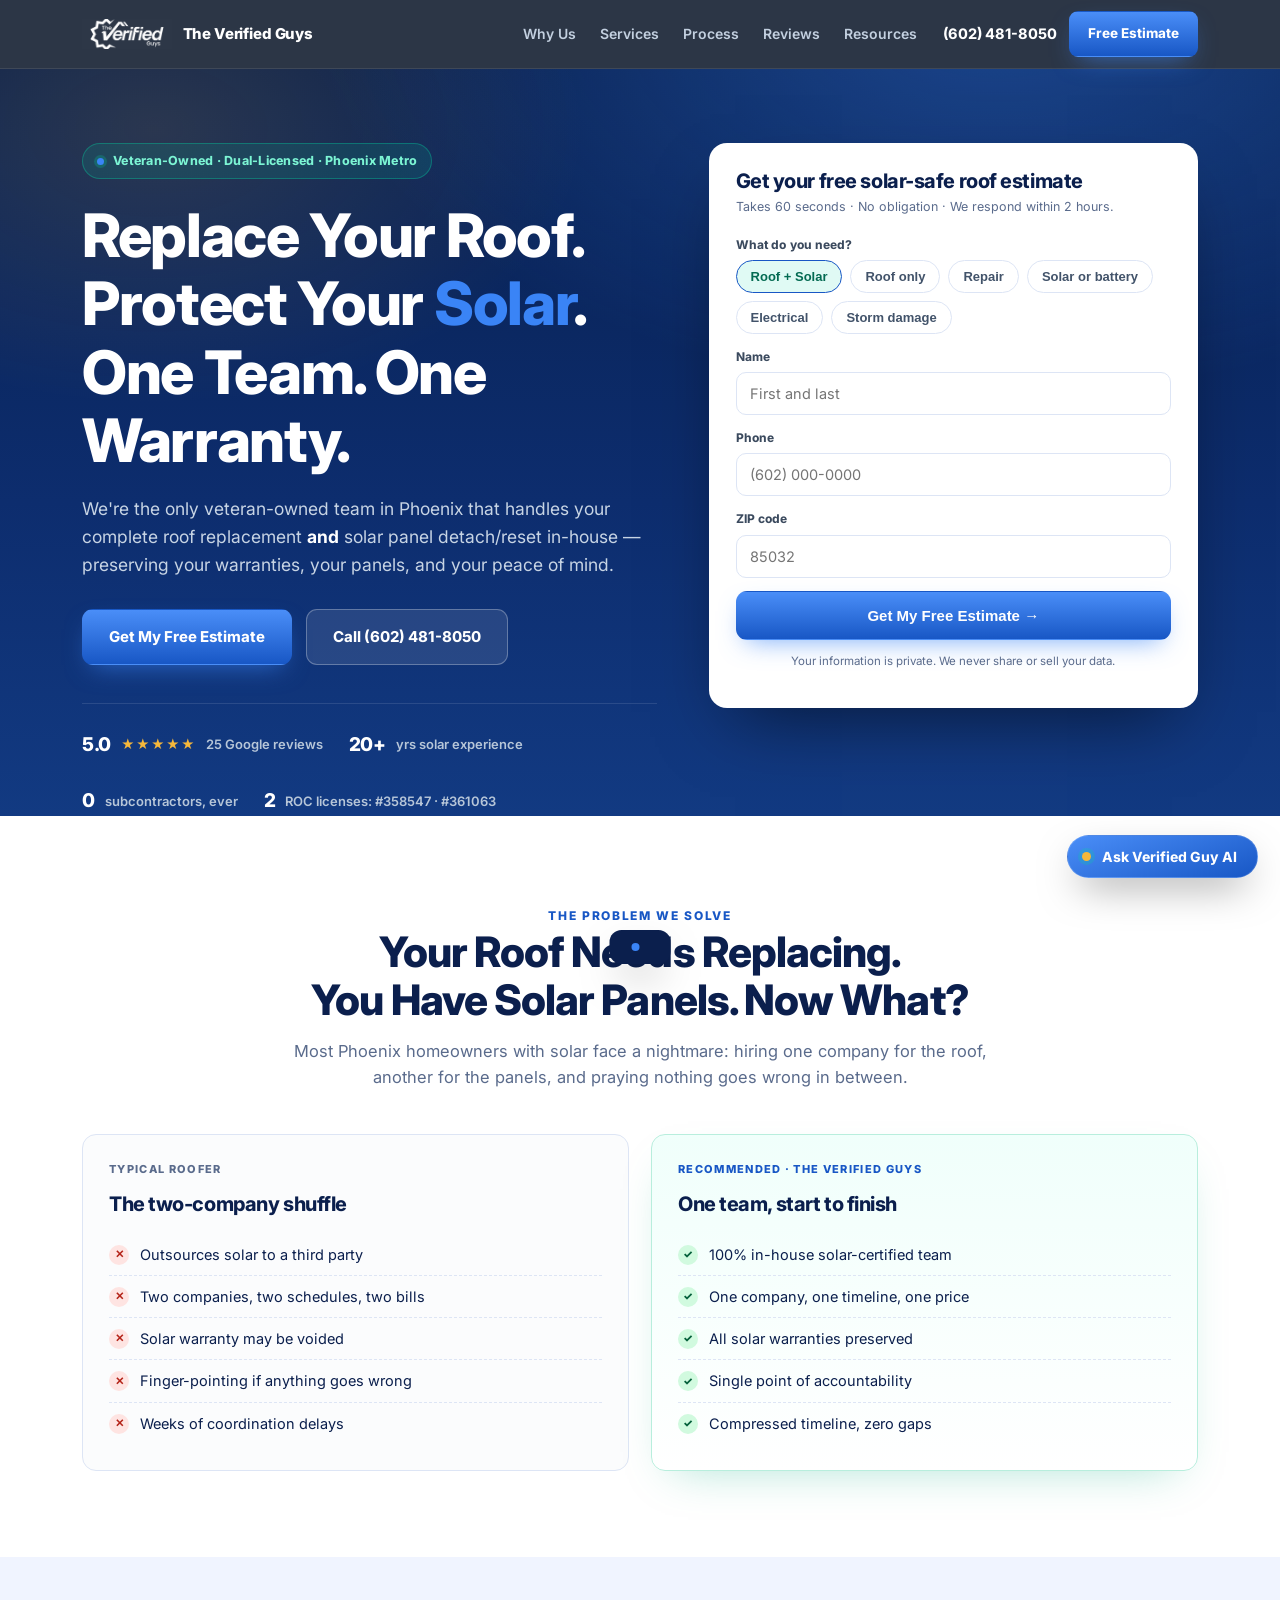
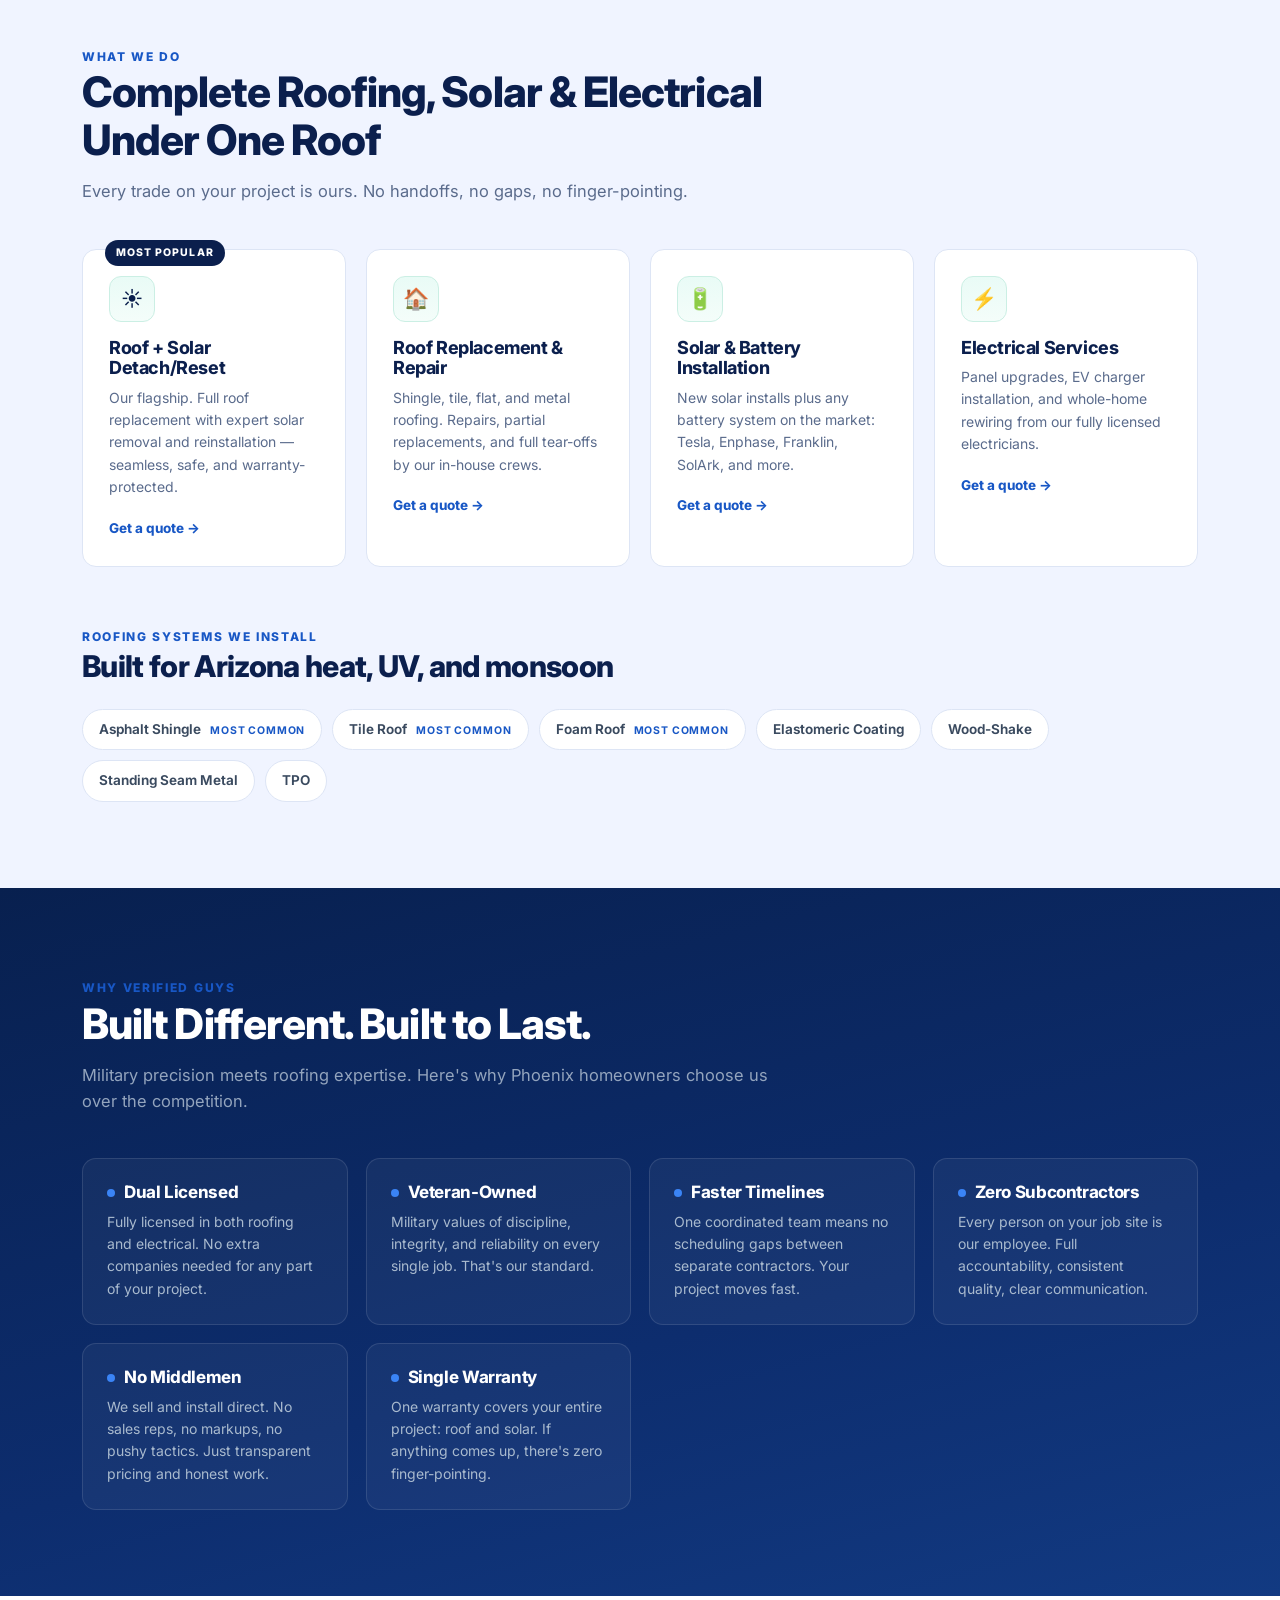
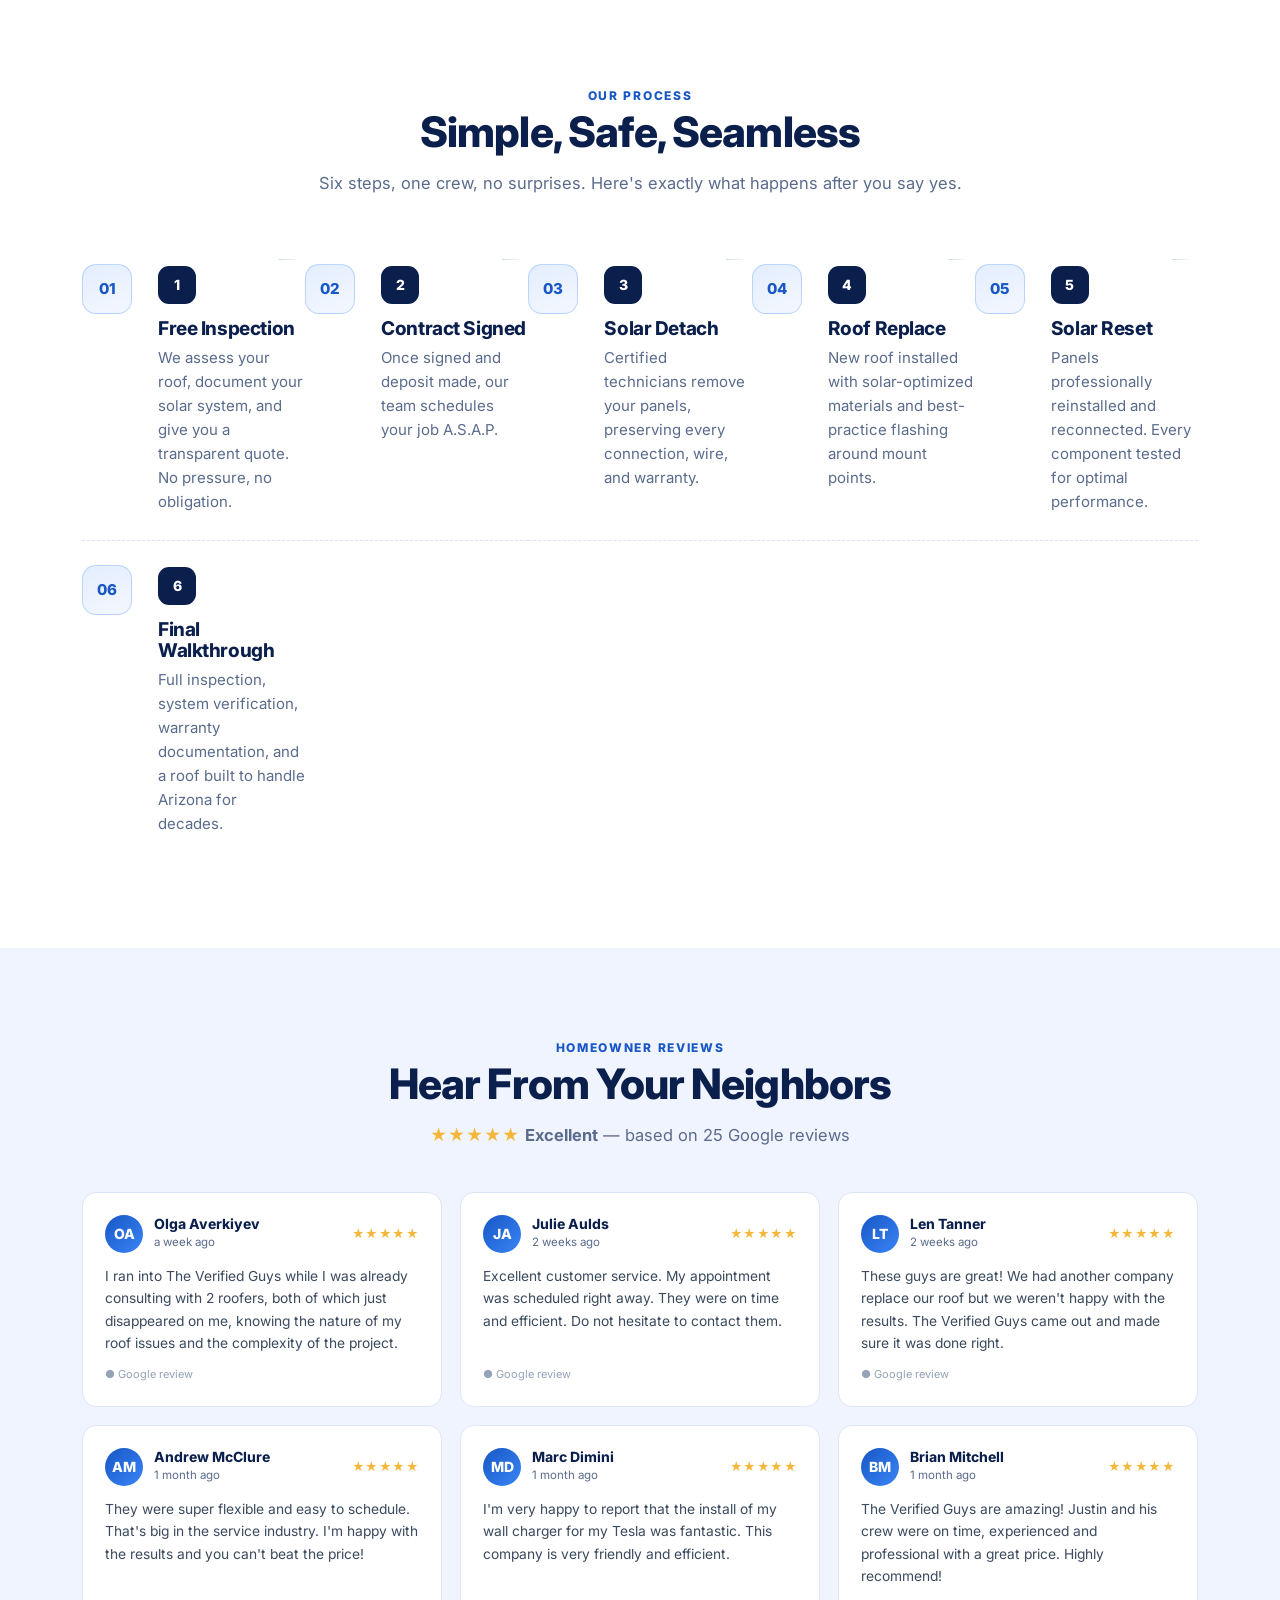
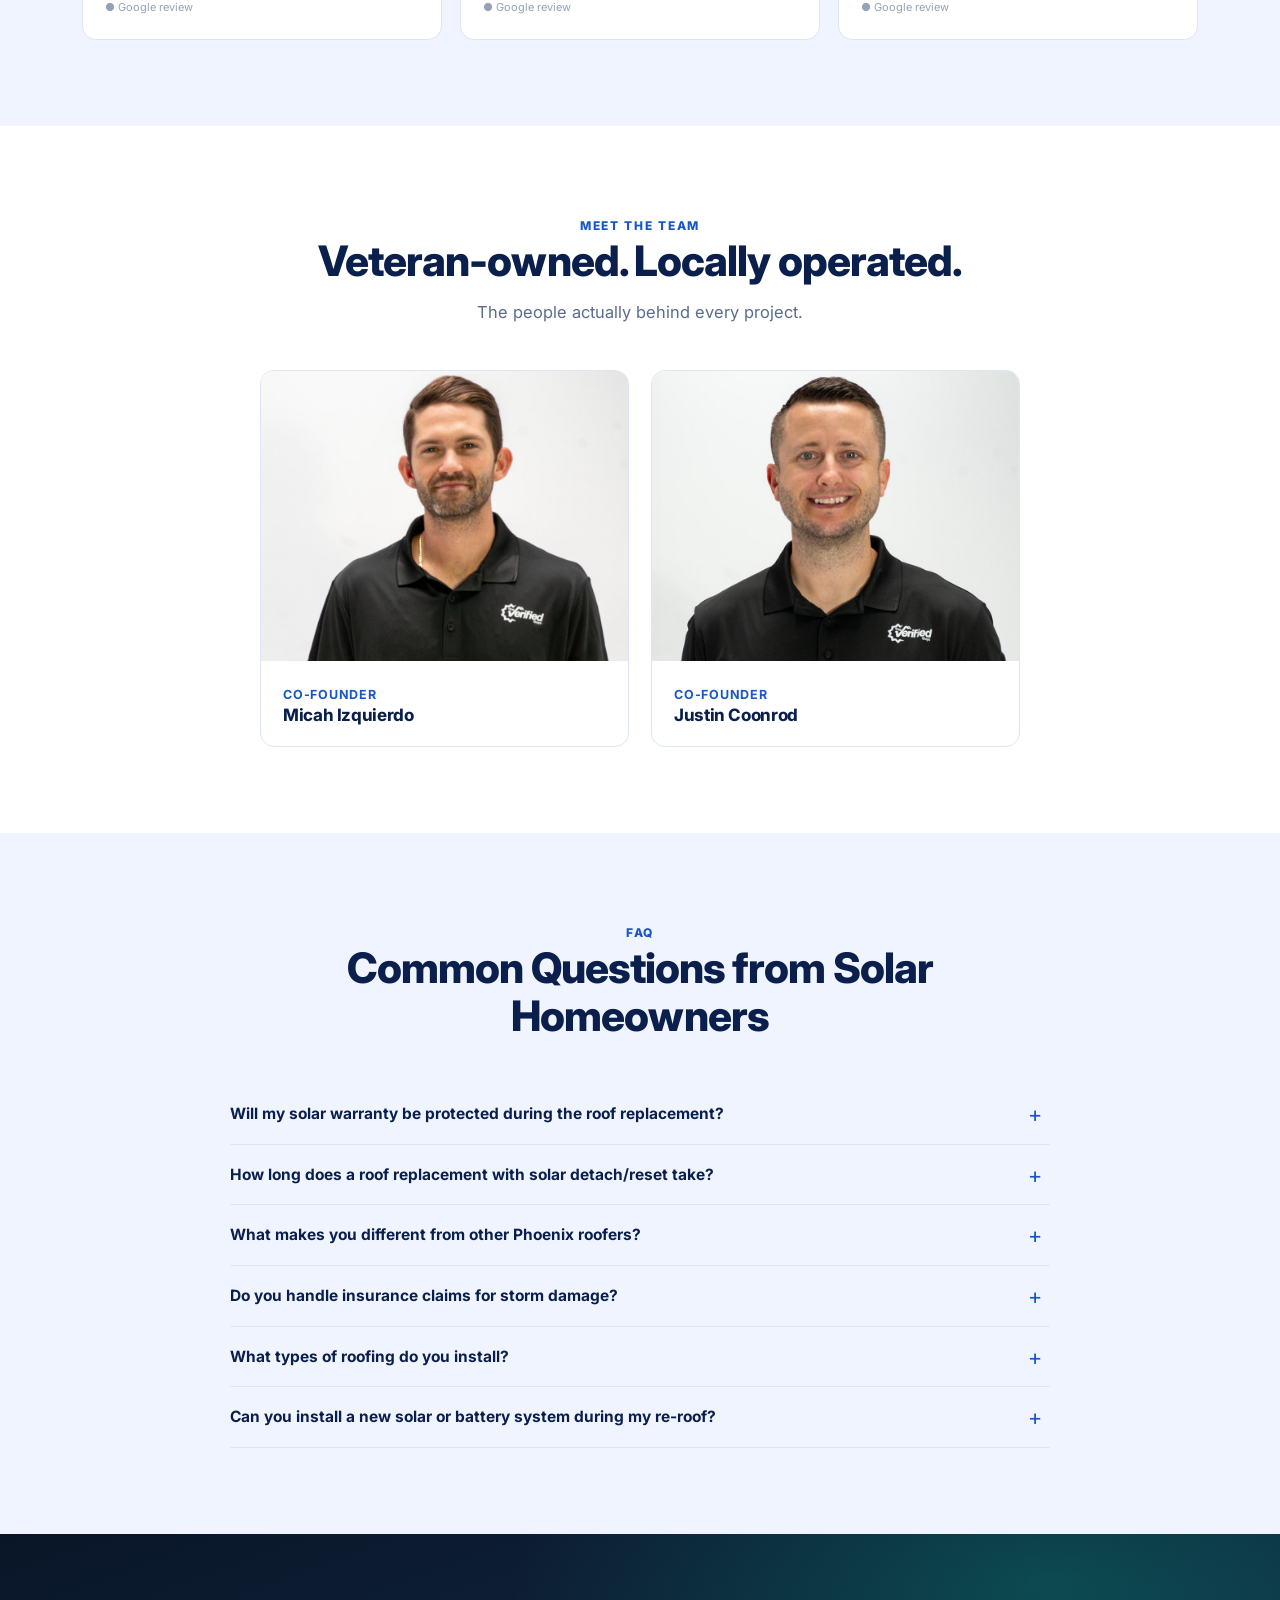
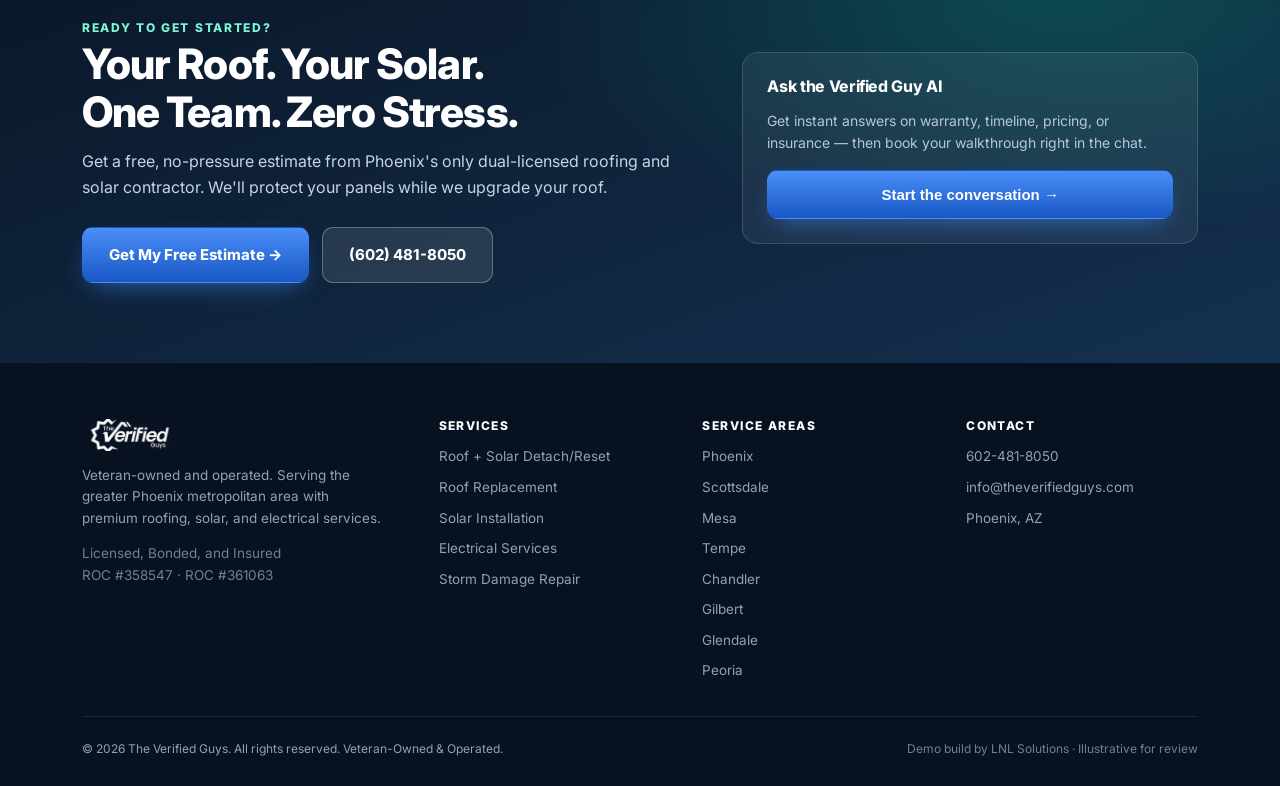
<file: index.html>
<!DOCTYPE html>
<html lang="en">
<head>
<meta charset="utf-8">
<meta name="viewport" content="width=device-width,initial-scale=1">
<title>The Verified Guys — Roof, Solar &amp; Electrical | Phoenix, AZ</title>
<meta name="description" content="Phoenix's only dual-licensed roofing and electrical contractor. Roof replacement with in-house solar detach/reset. One team, one warranty, zero subcontractors.">
<meta name="theme-color" content="#0A1628">
<meta property="og:title" content="The Verified Guys — Roof. Solar. Electrical. One Team.">
<meta property="og:description" content="Replace your roof. Protect your solar. One team, one warranty. Veteran-owned, dual-licensed in Phoenix.">
<link rel="icon" href="assets/img/logo.png">
<link rel="preconnect" href="https://fonts.googleapis.com">
<link rel="preconnect" href="https://fonts.gstatic.com" crossorigin>
<link href="https://fonts.googleapis.com/css2?family=Inter:wght@400;500;600;700;800&display=swap" rel="stylesheet">
<link rel="stylesheet" href="assets/css/site.css">
<link rel="stylesheet" href="assets/css/brand.css">
<script type="application/ld+json">
{
  "@context":"https://schema.org",
  "@type":"RoofingContractor",
  "name":"The Verified Guys",
  "description":"Veteran-owned, dual-licensed roofing and electrical contractor serving the greater Phoenix metro. Roof replacement with in-house solar detach and reset.",
  "telephone":"+1-602-481-8050",
  "url":"https://theverifiedguys.com",
  "areaServed":["Phoenix","Scottsdale","Mesa","Tempe","Chandler","Gilbert","Glendale","Peoria"],
  "address":{"@type":"PostalAddress","addressLocality":"Phoenix","addressRegion":"AZ","addressCountry":"US"},
  "aggregateRating":{"@type":"AggregateRating","ratingValue":"5.0","reviewCount":"25"}
}
</script>
</head>
<body>

<header class="nav">
  <div class="wrap nav__in">
    <a class="nav__logo" href="#top"><img src="assets/img/logo.png" alt="The Verified Guys"> The Verified Guys</a>
    <nav class="nav__links" id="navlinks">
      <a href="why-us.html">Why Us</a>
      <a href="services.html">Services</a>
      <a href="process.html">Process</a>
      <a href="reviews.html">Reviews</a>
      <a href="blog.html">Resources</a>
    </nav>
    <div class="nav__cta">
      <a class="nav__tel" href="tel:+16024818050">(602) 481-8050</a>
      <a class="btn btn--primary btn--sm" href="#quote">Free Estimate</a>
      <button class="burger" id="burger" aria-label="Menu">☰</button>
    </div>
  </div>
</header>

<section class="hero" id="top">
  <div class="wrap">
    <div class="hero__grid">
      <div>
        <span class="badge"><i></i> Veteran-Owned · Dual-Licensed · Phoenix Metro</span>
        <h1>Replace Your Roof.<br>Protect Your <span class="hl">Solar</span>.<br>One Team. One Warranty.</h1>
        <p class="hero__sub">We're the only veteran-owned team in Phoenix that handles your complete roof replacement <strong>and</strong> solar panel detach/reset in-house — preserving your warranties, your panels, and your peace of mind.</p>
        <div class="hero__cta">
          <a class="btn btn--primary" href="#quote">Get My Free Estimate</a>
          <a class="btn btn--ghost" href="tel:+16024818050">Call (602) 481-8050</a>
        </div>
        <div class="trust">
          <div class="trust__i"><b>5.0</b><span class="stars">★★★★★</span> 25 Google reviews</div>
          <div class="trust__i"><b>20+</b> yrs solar experience</div>
          <div class="trust__i"><b>0</b> subcontractors, ever</div>
          <div class="trust__i"><b>2</b> ROC licenses: #358547 · #361063</div>
        </div>
      </div>

      <div class="card-form" id="quote">
        <h3>Get your free solar-safe roof estimate</h3>
        <p class="hint">Takes 60 seconds · No obligation · We respond within 2 hours.</p>
        <form id="quoteForm" novalidate>
          <div class="field">
            <label>What do you need?</label>
            <div class="chips" id="needChips">
              <button type="button" class="chip-opt on" data-need="Roof + Solar Detach/Reset">Roof + Solar</button>
              <button type="button" class="chip-opt" data-need="Roof Replacement">Roof only</button>
              <button type="button" class="chip-opt" data-need="Roof Repair">Repair</button>
              <button type="button" class="chip-opt" data-need="Solar & Battery">Solar or battery</button>
              <button type="button" class="chip-opt" data-need="Electrical">Electrical</button>
              <button type="button" class="chip-opt" data-need="Storm Damage">Storm damage</button>
            </div>
          </div>
          <div class="field"><label for="qName">Name</label><input id="qName" required placeholder="First and last"></div>
          <div class="field"><label for="qPhone">Phone</label><input id="qPhone" type="tel" required placeholder="(602) 000-0000"></div>
          <div class="field"><label for="qZip">ZIP code</label><input id="qZip" inputmode="numeric" required placeholder="85032"></div>
          <button class="btn btn--primary" style="width:100%" type="submit">Get My Free Estimate →</button>
          <p class="form-note">Your information is private. We never share or sell your data.</p>
        </form>
      </div>
    </div>
  </div>
</section>

<section class="sec" id="problem">
  <div class="wrap">
    <div class="head center reveal">
      <span class="eyebrow">The problem we solve</span>
      <h2>Your Roof Needs Replacing.<br>You Have Solar Panels. Now What?</h2>
      <p>Most Phoenix homeowners with solar face a nightmare: hiring one company for the roof, another for the panels, and praying nothing goes wrong in between.</p>
    </div>
    <div class="vs reveal">
      <div class="vs__col vs__col--bad">
        <div class="vs__tag">Typical roofer</div>
        <h3>The two-company shuffle</h3>
        <ul>
          <li><span class="ic ic--no">✕</span> Outsources solar to a third party</li>
          <li><span class="ic ic--no">✕</span> Two companies, two schedules, two bills</li>
          <li><span class="ic ic--no">✕</span> Solar warranty may be voided</li>
          <li><span class="ic ic--no">✕</span> Finger-pointing if anything goes wrong</li>
          <li><span class="ic ic--no">✕</span> Weeks of coordination delays</li>
        </ul>
      </div>
      <div class="vs__col vs__col--good">
        <div class="vs__tag">Recommended · The Verified Guys</div>
        <h3>One team, start to finish</h3>
        <ul>
          <li><span class="ic ic--yes">✓</span> 100% in-house solar-certified team</li>
          <li><span class="ic ic--yes">✓</span> One company, one timeline, one price</li>
          <li><span class="ic ic--yes">✓</span> All solar warranties preserved</li>
          <li><span class="ic ic--yes">✓</span> Single point of accountability</li>
          <li><span class="ic ic--yes">✓</span> Compressed timeline, zero gaps</li>
        </ul>
      </div>
    </div>
  </div>
</section>

<section class="sec sec--mist" id="services">
  <div class="wrap">
    <div class="head reveal">
      <span class="eyebrow">What we do</span>
      <h2>Complete Roofing, Solar &amp; Electrical Under One Roof</h2>
      <p>Every trade on your project is ours. No handoffs, no gaps, no finger-pointing.</p>
    </div>
    <div class="cards">
      <article class="svc reveal">
        <div class="svc__flag">Most popular</div>
        <div class="svc__ico">☀️</div>
        <h3>Roof + Solar Detach/Reset</h3>
        <p>Our flagship. Full roof replacement with expert solar removal and reinstallation — seamless, safe, and warranty-protected.</p>
        <a class="svc__link" href="#quote">Get a quote →</a>
      </article>
      <article class="svc reveal">
        <div class="svc__ico">🏠</div>
        <h3>Roof Replacement &amp; Repair</h3>
        <p>Shingle, tile, flat, and metal roofing. Repairs, partial replacements, and full tear-offs by our in-house crews.</p>
        <a class="svc__link" href="#quote">Get a quote →</a>
      </article>
      <article class="svc reveal">
        <div class="svc__ico">🔋</div>
        <h3>Solar &amp; Battery Installation</h3>
        <p>New solar installs plus any battery system on the market: Tesla, Enphase, Franklin, SolArk, and more.</p>
        <a class="svc__link" href="#quote">Get a quote →</a>
      </article>
      <article class="svc reveal">
        <div class="svc__ico">⚡</div>
        <h3>Electrical Services</h3>
        <p>Panel upgrades, EV charger installation, and whole-home rewiring from our fully licensed electricians.</p>
        <a class="svc__link" href="#quote">Get a quote →</a>
      </article>
    </div>

    <div class="head reveal" style="margin-top:56px;margin-bottom:0">
      <span class="eyebrow">Roofing systems we install</span>
      <h2 style="font-size:clamp(22px,2.6vw,30px)">Built for Arizona heat, UV, and monsoon</h2>
    </div>
    <div class="roofchips reveal">
      <span class="roofchip">Asphalt Shingle <b>Most common</b></span>
      <span class="roofchip">Tile Roof <b>Most common</b></span>
      <span class="roofchip">Foam Roof <b>Most common</b></span>
      <span class="roofchip">Elastomeric Coating</span>
      <span class="roofchip">Wood-Shake</span>
      <span class="roofchip">Standing Seam Metal</span>
      <span class="roofchip">TPO</span>
    </div>
  </div>
</section>

<section class="sec sec--ink" id="why">
  <div class="wrap">
    <div class="head reveal">
      <span class="eyebrow">Why verified guys</span>
      <h2 style="color:#fff">Built Different. Built to Last.</h2>
      <p class="muted">Military precision meets roofing expertise. Here's why Phoenix homeowners choose us over the competition.</p>
    </div>
    <div class="why">
      <div class="why__i reveal"><h3><span class="dot"></span>Dual Licensed</h3><p>Fully licensed in both roofing and electrical. No extra companies needed for any part of your project.</p></div>
      <div class="why__i reveal"><h3><span class="dot"></span>Veteran-Owned</h3><p>Military values of discipline, integrity, and reliability on every single job. That's our standard.</p></div>
      <div class="why__i reveal"><h3><span class="dot"></span>Faster Timelines</h3><p>One coordinated team means no scheduling gaps between separate contractors. Your project moves fast.</p></div>
      <div class="why__i reveal"><h3><span class="dot"></span>Zero Subcontractors</h3><p>Every person on your job site is our employee. Full accountability, consistent quality, clear communication.</p></div>
      <div class="why__i reveal"><h3><span class="dot"></span>No Middlemen</h3><p>We sell and install direct. No sales reps, no markups, no pushy tactics. Just transparent pricing and honest work.</p></div>
      <div class="why__i reveal"><h3><span class="dot"></span>Single Warranty</h3><p>One warranty covers your entire project: roof and solar. If anything comes up, there's zero finger-pointing.</p></div>
    </div>
  </div>
</section>

<section class="sec" id="process">
  <div class="wrap">
    <div class="head center reveal">
      <span class="eyebrow">Our process</span>
      <h2>Simple, Safe, Seamless</h2>
      <p>Six steps, one crew, no surprises. Here's exactly what happens after you say yes.</p>
    </div>
    <div class="steps reveal">
      <div class="step"><div class="step__n">1</div><h3>Free Inspection</h3><p>We assess your roof, document your solar system, and give you a transparent quote. No pressure, no obligation.</p></div>
      <div class="step"><div class="step__n">2</div><h3>Contract Signed</h3><p>Once signed and deposit made, our team schedules your job A.S.A.P.</p></div>
      <div class="step"><div class="step__n">3</div><h3>Solar Detach</h3><p>Certified technicians remove your panels, preserving every connection, wire, and warranty.</p></div>
      <div class="step"><div class="step__n">4</div><h3>Roof Replace</h3><p>New roof installed with solar-optimized materials and best-practice flashing around mount points.</p></div>
      <div class="step"><div class="step__n">5</div><h3>Solar Reset</h3><p>Panels professionally reinstalled and reconnected. Every component tested for optimal performance.</p></div>
      <div class="step"><div class="step__n">6</div><h3>Final Walkthrough</h3><p>Full inspection, system verification, warranty documentation, and a roof built to handle Arizona for decades.</p></div>
    </div>
  </div>
</section>

<section class="sec sec--mist" id="reviews">
  <div class="wrap">
    <div class="head center reveal">
      <span class="eyebrow">Homeowner reviews</span>
      <h2>Hear From Your Neighbors</h2>
      <p><span class="stars">★★★★★</span> <strong>Excellent</strong> — based on 25 Google reviews</p>
    </div>
    <div class="revs">
      <article class="rev reveal">
        <div class="rev__top"><div class="rev__av">OA</div><div><div class="rev__who">Olga Averkiyev</div><div class="rev__when">a week ago</div></div><div class="rev__stars">★★★★★</div></div>
        <p>I ran into The Verified Guys while I was already consulting with 2 roofers, both of which just disappeared on me, knowing the nature of my roof issues and the complexity of the project.</p>
        <div class="rev__src">● Google review</div>
      </article>
      <article class="rev reveal">
        <div class="rev__top"><div class="rev__av">JA</div><div><div class="rev__who">Julie Aulds</div><div class="rev__when">2 weeks ago</div></div><div class="rev__stars">★★★★★</div></div>
        <p>Excellent customer service. My appointment was scheduled right away. They were on time and efficient. Do not hesitate to contact them.</p>
        <div class="rev__src">● Google review</div>
      </article>
      <article class="rev reveal">
        <div class="rev__top"><div class="rev__av">LT</div><div><div class="rev__who">Len Tanner</div><div class="rev__when">2 weeks ago</div></div><div class="rev__stars">★★★★★</div></div>
        <p>These guys are great! We had another company replace our roof but we weren't happy with the results. The Verified Guys came out and made sure it was done right.</p>
        <div class="rev__src">● Google review</div>
      </article>
      <article class="rev reveal">
        <div class="rev__top"><div class="rev__av">AM</div><div><div class="rev__who">Andrew McClure</div><div class="rev__when">1 month ago</div></div><div class="rev__stars">★★★★★</div></div>
        <p>They were super flexible and easy to schedule. That's big in the service industry. I'm happy with the results and you can't beat the price!</p>
        <div class="rev__src">● Google review</div>
      </article>
      <article class="rev reveal">
        <div class="rev__top"><div class="rev__av">MD</div><div><div class="rev__who">Marc Dimini</div><div class="rev__when">1 month ago</div></div><div class="rev__stars">★★★★★</div></div>
        <p>I'm very happy to report that the install of my wall charger for my Tesla was fantastic. This company is very friendly and efficient.</p>
        <div class="rev__src">● Google review</div>
      </article>
      <article class="rev reveal">
        <div class="rev__top"><div class="rev__av">BM</div><div><div class="rev__who">Brian Mitchell</div><div class="rev__when">1 month ago</div></div><div class="rev__stars">★★★★★</div></div>
        <p>The Verified Guys are amazing! Justin and his crew were on time, experienced and professional with a great price. Highly recommend!</p>
        <div class="rev__src">● Google review</div>
      </article>
    </div>
  </div>
</section>

<section class="sec" id="team">
  <div class="wrap">
    <div class="head center reveal">
      <span class="eyebrow">Meet the team</span>
      <h2>Veteran-owned. Locally operated.</h2>
      <p>The people actually behind every project.</p>
    </div>
    <div class="team">
      <article class="member reveal">
        <img src="assets/img/Profile_1.jpg" alt="Micah Izquierdo, Co-Founder">
        <div class="member__b"><span>Co-Founder</span><h3>Micah Izquierdo</h3></div>
      </article>
      <article class="member reveal">
        <img src="assets/img/Profile_2.jpg" alt="Justin Coonrod, Co-Founder">
        <div class="member__b"><span>Co-Founder</span><h3>Justin Coonrod</h3></div>
      </article>
    </div>
  </div>
</section>

<section class="sec sec--mist" id="faq">
  <div class="wrap">
    <div class="head center reveal">
      <span class="eyebrow">FAQ</span>
      <h2>Common Questions from Solar Homeowners</h2>
    </div>
    <div class="faq" id="faqList">
      <div class="q"><button>Will my solar warranty be protected during the roof replacement?</button>
        <div class="q__a"><p>Absolutely. Our in-house solar technicians are certified on all major systems including Tesla, SolarEdge, Enphase, SMA, Franklin, and SolArk. We follow manufacturer specifications exactly, so your warranty stays intact.</p></div></div>
      <div class="q"><button>How long does a roof replacement with solar detach/reset take?</button>
        <div class="q__a"><p>Most residential projects are completed in 3–7 days depending on roof size and complexity. Because our roofing and solar teams work under one schedule, there's no waiting between phases.</p></div></div>
      <div class="q"><button>What makes you different from other Phoenix roofers?</button>
        <div class="q__a"><p>We hold dual licenses in both roofing and electrical, so we can legally and expertly handle every aspect of your roof and solar system. We use zero subcontractors and back the whole project with a single warranty.</p></div></div>
      <div class="q"><button>Do you handle insurance claims for storm damage?</button>
        <div class="q__a"><p>Yes. We work with all major carriers and help you navigate the claim from documentation through completion. Our team can typically be on-site within 48 hours.</p></div></div>
      <div class="q"><button>What types of roofing do you install?</button>
        <div class="q__a"><p>Asphalt shingle, tile (concrete and clay), wood-shake, flat, foam, and metal roofing — all optimized for Arizona's heat, UV exposure, and monsoon conditions.</p></div></div>
      <div class="q"><button>Can you install a new solar or battery system during my re-roof?</button>
        <div class="q__a"><p>Absolutely. Since we hold a full electrical license and specialize in solar, we can install a brand-new system or add battery storage (Tesla Powerwall, Enphase, Franklin) as part of the same project.</p></div></div>
    </div>
  </div>
</section>

<section class="final" id="estimate">
  <div class="wrap final__in">
    <div class="reveal">
      <span class="eyebrow" style="color:#7CF5D4">Ready to get started?</span>
      <h2>Your Roof. Your Solar.<br>One Team. Zero Stress.</h2>
      <p>Get a free, no-pressure estimate from Phoenix's only dual-licensed roofing and solar contractor. We'll protect your panels while we upgrade your roof.</p>
      <div style="display:flex;gap:13px;margin-top:26px;flex-wrap:wrap">
        <a class="btn btn--primary" href="#quote">Get My Free Estimate →</a>
        <a class="btn btn--ghost" href="tel:+16024818050">(602) 481-8050</a>
      </div>
    </div>
    <div class="reveal" style="background:rgba(255,255,255,.06);border:1px solid rgba(255,255,255,.14);border-radius:16px;padding:24px">
      <h3 style="color:#fff;font-size:16px;margin-bottom:14px">Ask the Verified Guy AI</h3>
      <p style="font-size:14px;color:#B7C6D8;margin-bottom:16px">Get instant answers on warranty, timeline, pricing, or insurance — then book your walkthrough right in the chat.</p>
      <button class="btn btn--primary" style="width:100%" onclick="VG.chat.open()">Start the conversation →</button>
    </div>
  </div>
</section>

<footer class="ft">
  <div class="wrap">
    <div class="ft__grid">
      <div>
        <div class="ft__brand"><img src="assets/img/logo.png" alt="The Verified Guys"></div>
        <p style="margin:0;max-width:34ch">Veteran-owned and operated. Serving the greater Phoenix metropolitan area with premium roofing, solar, and electrical services.</p>
        <p class="ft__lic" style="margin-top:14px">Licensed, Bonded, and Insured<br>ROC #358547 · ROC #361063</p>
      </div>
      <div><h4>Services</h4><ul>
        <li><a href="#services">Roof + Solar Detach/Reset</a></li>
        <li><a href="#services">Roof Replacement</a></li>
        <li><a href="#services">Solar Installation</a></li>
        <li><a href="#services">Electrical Services</a></li>
        <li><a href="#services">Storm Damage Repair</a></li>
      </ul></div>
      <div><h4>Service Areas</h4><ul>
        <li>Phoenix</li><li>Scottsdale</li><li>Mesa</li><li>Tempe</li>
        <li>Chandler</li><li>Gilbert</li><li>Glendale</li><li>Peoria</li>
      </ul></div>
      <div><h4>Contact</h4><ul>
        <li><a href="tel:+16024818050">602-481-8050</a></li>
        <li><a href="mailto:info@theverifiedguys.com">info@theverifiedguys.com</a></li>
        <li>Phoenix, AZ</li>
        <li style="margin-top:8px"></li>
      </ul></div>
    </div>
    <div class="ft__bottom">
      <span>© 2026 The Verified Guys. All rights reserved. Veteran-Owned &amp; Operated.</span>
      <span class="ft__lic">Demo build by LNL Solutions · Illustrative for review</span>
    </div>
  </div>
</footer>

<button class="chat-fab" id="chatFab"><span class="chat-fab__dot"></span> Ask Verified Guy AI</button>

<div class="chat" id="chat">
  <div class="chat__head">
    <div class="chat__av">VG</div>
    <div>
      <div class="chat__t">Verified Guy AI</div>
      <div class="chat__s"><i></i> Online now · replies instantly</div>
    </div>
    <button class="chat__x" id="chatClose" aria-label="Close">×</button>
  </div>
  <div class="chat__body" id="chatBody"></div>
  <form class="chat__foot" id="chatForm">
    <input id="chatInput" placeholder="Type your question…" autocomplete="off">
    <button class="chat__send" type="submit" aria-label="Send">→</button>
  </form>
</div>

<div class="toast" id="toast"><i></i><span id="toastText"></span></div>

<script src="assets/js/app.js"></script>
</body>
</html>
</file>
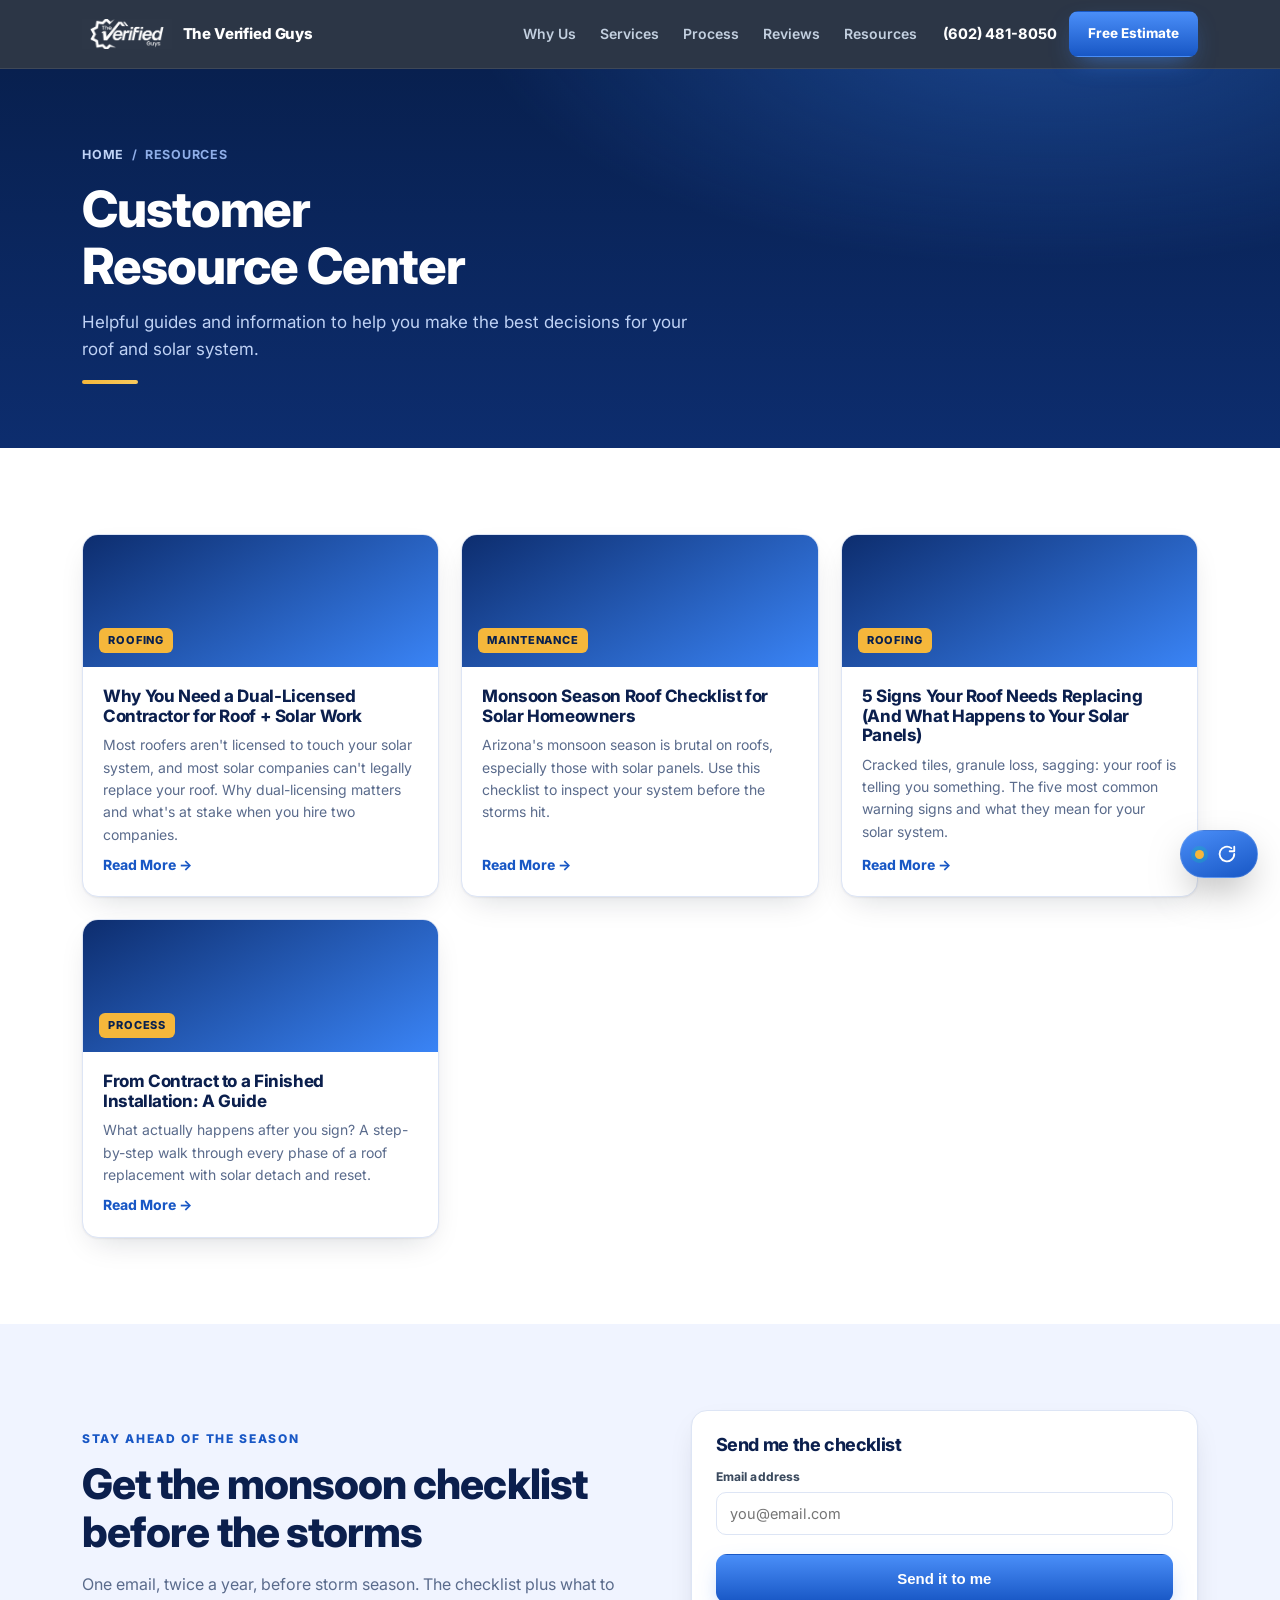
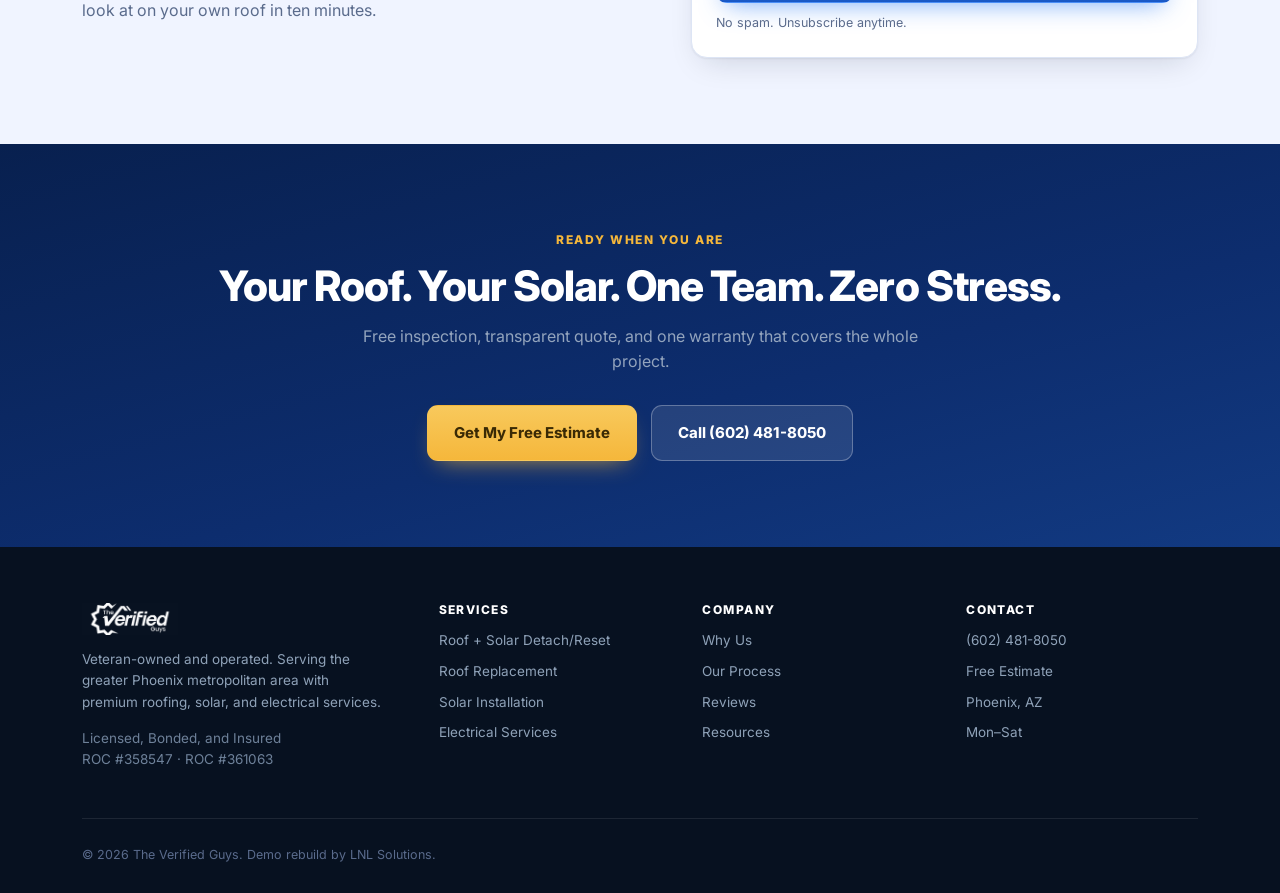
<file: blog.html>
<!DOCTYPE html>
<html lang="en">
<head>
<meta charset="utf-8">
<meta name="viewport" content="width=device-width,initial-scale=1">
<title>Resources | The Verified Guys</title>
<meta name="description" content="Roof and solar guides for Phoenix homeowners from The Verified Guys.">
<link rel="preconnect" href="https://fonts.googleapis.com">
<link rel="preconnect" href="https://fonts.gstatic.com" crossorigin>
<link href="https://fonts.googleapis.com/css2?family=Inter:wght@400;500;600;700;800;900&display=swap" rel="stylesheet">
<link rel="stylesheet" href="assets/css/site.css">
<link rel="stylesheet" href="assets/css/brand.css">
</head>
<body>
<header class="nav">
  <div class="wrap nav__in">
    <a class="nav__logo" href="index.html"><img src="assets/img/logo.png" alt="The Verified Guys"> The Verified Guys</a>
    <nav class="nav__links" id="navlinks"><a href="why-us.html">Why Us</a><a href="services.html">Services</a><a href="process.html">Process</a><a href="reviews.html">Reviews</a><a href="blog.html">Resources</a></nav>
    <div class="nav__cta">
      <a class="nav__tel" href="tel:+16024818050">(602) 481-8050</a>
      <a class="btn btn--primary btn--sm" href="index.html#estimate">Free Estimate</a>
      <button class="burger" id="burger" aria-label="Menu"><span></span><span></span><span></span></button>
    </div>
  </div>
</header>
<section class="pagehead">
  <div class="wrap">
    <div class="crumbs"><a href="index.html">Home</a> &nbsp;/&nbsp; Resources</div>
    <h1>Customer<br>Resource Center</h1>
    <p>Helpful guides and information to help you make the best decisions for your roof and solar system.</p>
    <div class="rule-gold"></div>
  </div>
</section>
<section class="sec">
  <div class="wrap">
    <div class="postgrid"><article class="post"><div class="post__top"><span>Roofing</span></div><div class="post__b"><h3>Why You Need a Dual-Licensed Contractor for Roof + Solar Work</h3><p>Most roofers aren't licensed to touch your solar system, and most solar companies can't legally replace your roof. Why dual-licensing matters and what's at stake when you hire two companies.</p><a href="#">Read More &rarr;</a></div></article><article class="post"><div class="post__top"><span>Maintenance</span></div><div class="post__b"><h3>Monsoon Season Roof Checklist for Solar Homeowners</h3><p>Arizona's monsoon season is brutal on roofs, especially those with solar panels. Use this checklist to inspect your system before the storms hit.</p><a href="#">Read More &rarr;</a></div></article><article class="post"><div class="post__top"><span>Roofing</span></div><div class="post__b"><h3>5 Signs Your Roof Needs Replacing (And What Happens to Your Solar Panels)</h3><p>Cracked tiles, granule loss, sagging: your roof is telling you something. The five most common warning signs and what they mean for your solar system.</p><a href="#">Read More &rarr;</a></div></article><article class="post"><div class="post__top"><span>Process</span></div><div class="post__b"><h3>From Contract to a Finished Installation: A Guide</h3><p>What actually happens after you sign? A step-by-step walk through every phase of a roof replacement with solar detach and reset.</p><a href="#">Read More &rarr;</a></div></article></div>
  </div>
</section>

<section class="sec sec--mist">
  <div class="wrap split">
    <div>
      <p class="eyebrow">Stay ahead of the season</p>
      <h2 style="margin:12px 0 16px">Get the monsoon checklist before the storms</h2>
      <p class="muted">One email, twice a year, before storm season. The checklist plus what to look at on your own roof in ten minutes.</p>
    </div>
    <div class="card">
      <h3 style="margin-bottom:12px">Send me the checklist</h3>
      <div class="field"><label>Email address</label><input type="email" placeholder="you@email.com"></div>
      <button class="btn btn--primary" style="width:100%;margin-top:6px">Send it to me</button>
      <p class="muted" style="font-size:12.5px;margin:10px 0 0">No spam. Unsubscribe anytime.</p>
    </div>
  </div>
</section>

<section class="sec sec--ink">
  <div class="wrap center">
    <p class="eyebrow" style="color:#F5B73B">Ready when you are</p>
    <h2 style="margin:12px 0 14px">Your Roof. Your Solar. One Team. Zero Stress.</h2>
    <p class="muted" style="max-width:580px;margin:0 auto 30px">Free inspection, transparent quote, and one warranty that covers the whole project.</p>
    <div style="display:flex;gap:14px;justify-content:center;flex-wrap:wrap">
      <a class="btn btn--gold" href="index.html#estimate">Get My Free Estimate</a>
      <a class="btn btn--ghost" href="tel:+16024818050">Call (602) 481-8050</a>
    </div>
  </div>
</section>

<footer class="ft">
  <div class="wrap">
    <div class="ft__grid">
      <div>
        <div class="ft__brand"><img src="assets/img/logo.png" alt="The Verified Guys"></div>
        <p style="margin:0;max-width:34ch">Veteran-owned and operated. Serving the greater Phoenix metropolitan area with premium roofing, solar, and electrical services.</p>
        <p class="ft__lic" style="margin-top:14px">Licensed, Bonded, and Insured<br>ROC #358547 &middot; ROC #361063</p>
      </div>
      <div><h4>Services</h4><ul>
        <li><a href="services.html">Roof + Solar Detach/Reset</a></li>
        <li><a href="services.html">Roof Replacement</a></li>
        <li><a href="services.html">Solar Installation</a></li>
        <li><a href="services.html">Electrical Services</a></li>
      </ul></div>
      <div><h4>Company</h4><ul>
        <li><a href="why-us.html">Why Us</a></li>
        <li><a href="process.html">Our Process</a></li>
        <li><a href="reviews.html">Reviews</a></li>
        <li><a href="blog.html">Resources</a></li>
      </ul></div>
      <div><h4>Contact</h4><ul>
        <li><a href="tel:+16024818050">(602) 481-8050</a></li>
        <li><a href="index.html#estimate">Free Estimate</a></li>
        <li>Phoenix, AZ</li>
        <li>Mon&ndash;Sat</li>
      </ul></div>
    </div>
    <p class="muted" style="margin:26px 0 0;font-size:12.5px">&copy; 2026 The Verified Guys. Demo rebuild by LNL Solutions.</p>
  </div>
</footer>
  <script src="assets/js/vg-chat.js"></script>
  <script>
    (function(){ var b=document.getElementById('burger'), n=document.getElementById('navlinks');
      if(b&&n) b.addEventListener('click', function(){ n.classList.toggle('open'); }); })();
  </script>
</body>
</html>
</file>
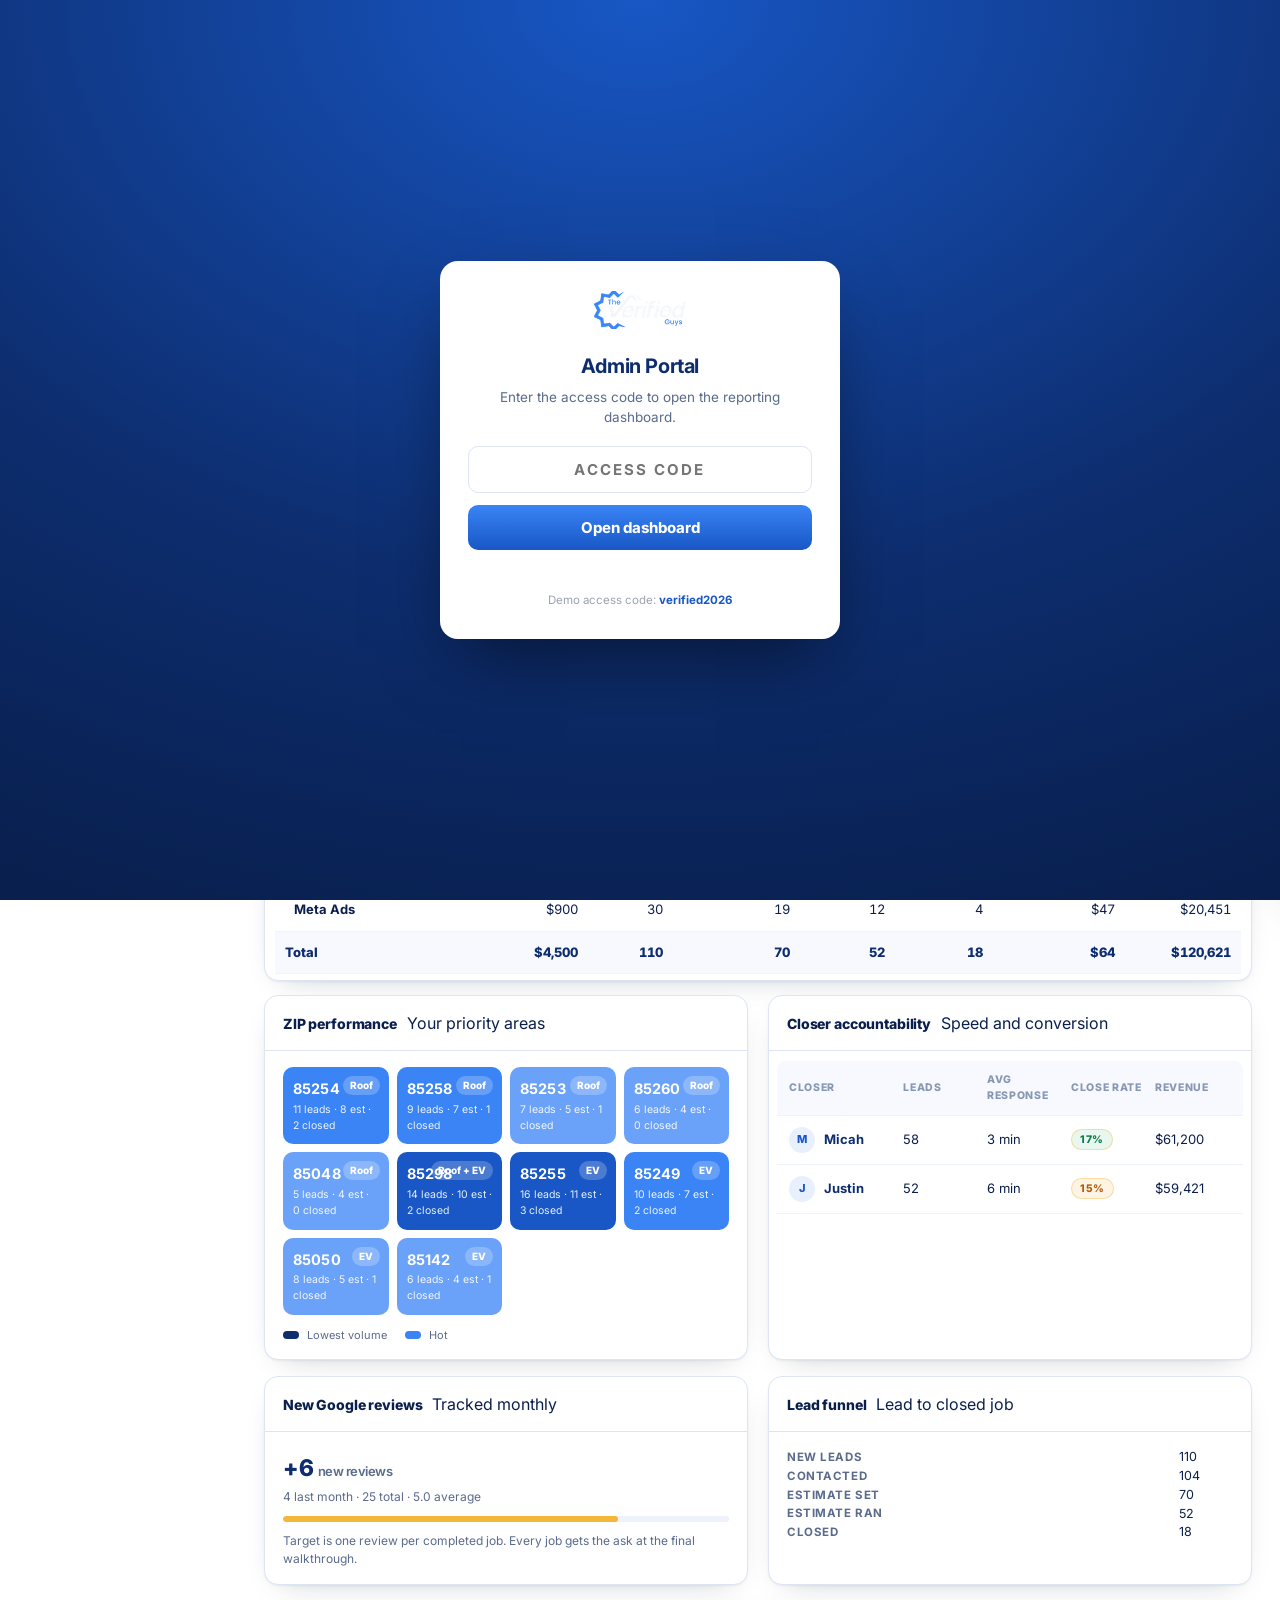
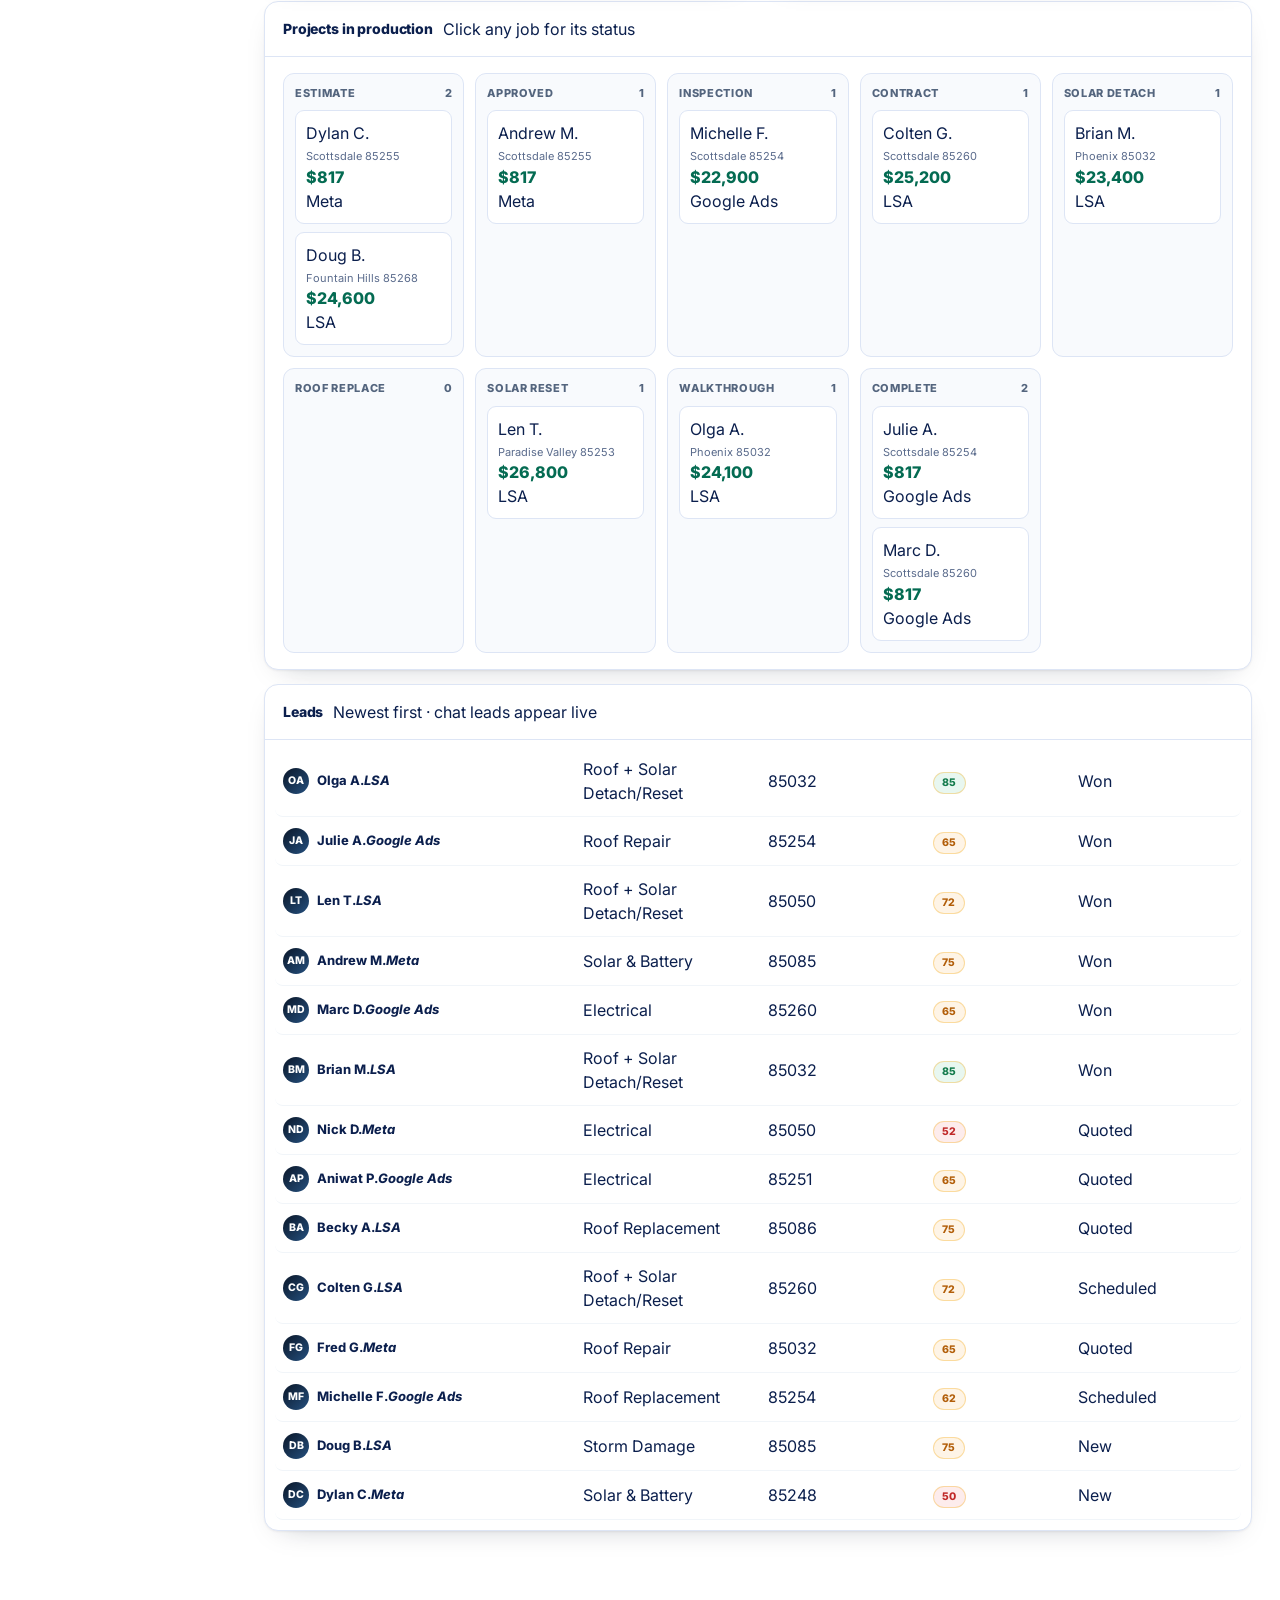
<file: client-hub-7m3p8.html>
<!DOCTYPE html>
<html lang="en">
<head>
<meta charset="utf-8">
<meta name="viewport" content="width=device-width,initial-scale=1">
<title>Admin Portal — The Verified Guys | LNL Solutions</title>
<meta name="robots" content="noindex">
<link rel="icon" href="assets/img/logo.png">
<link rel="preconnect" href="https://fonts.googleapis.com">
<link rel="preconnect" href="https://fonts.gstatic.com" crossorigin>
<link href="https://fonts.googleapis.com/css2?family=Inter:wght@400;500;600;700;800&display=swap" rel="stylesheet">
<link rel="stylesheet" href="assets/css/crm.css">
<link rel="stylesheet" href="assets/css/brand.css">
<style>
  .gate{position:fixed;inset:0;z-index:9999;display:flex;align-items:center;justify-content:center;
    background:radial-gradient(120% 120% at 50% 0%,#1857C5 0%,#0D2D6E 55%,#081c46 100%);padding:24px}
  .gate__box{width:100%;max-width:400px;background:#fff;border-radius:18px;padding:30px 28px;
    box-shadow:0 30px 70px -20px rgba(0,0,0,.55);text-align:center}
  .gate__box img{height:38px;margin:0 auto 16px}
  .gate__box h1{font-size:20px;margin:0 0 6px;color:#0D2D6E;letter-spacing:-.02em}
  .gate__box p{font-size:13.5px;color:#5A6B8C;margin:0 0 18px;line-height:1.5}
  .gate__in{width:100%;padding:13px 14px;border:1px solid #DDE5F5;border-radius:10px;font-size:15px;
    font-family:inherit;text-align:center;letter-spacing:.14em;font-weight:700;color:#0D2D6E}
  .gate__in:focus{outline:none;border-color:#3A84F6;box-shadow:0 0 0 3px rgba(58,132,246,.16)}
  .gate__btn{width:100%;margin-top:12px;padding:13px;border:0;border-radius:10px;cursor:pointer;
    background:linear-gradient(180deg,#3A84F6,#1857C5);color:#fff;font-weight:750;font-size:15px;font-family:inherit}
  .gate__err{color:#EF4444;font-size:12.5px;margin-top:10px;min-height:16px}
  .gate__hint{margin-top:16px;font-size:11.5px;color:#9CA3AF}
  .gate__hint b{color:#1857C5}

  /* division split */
  .split{display:grid;grid-template-columns:repeat(3,1fr);gap:12px}
  .spl{border:1px solid #DDE5F5;border-radius:12px;padding:14px 15px;background:#fff}
  .spl__t{font-size:11px;font-weight:800;letter-spacing:.08em;text-transform:uppercase;color:#5A6B8C}
  .spl__v{font-size:23px;font-weight:800;color:#0D2D6E;letter-spacing:-.02em;margin:3px 0 2px}
  .spl__m{font-size:12px;color:#5A6B8C}
  .spl__bar{height:6px;border-radius:99px;background:#EDF2FB;margin-top:10px;overflow:hidden}
  .spl__bar i{display:block;height:100%;border-radius:99px}

  /* zip heat grid */
  .zipgrid{display:grid;grid-template-columns:repeat(4,1fr);gap:8px}
  .zt{border-radius:10px;padding:11px 10px;color:#fff;position:relative;overflow:hidden}
  .zt b{display:block;font-size:14.5px;letter-spacing:.01em}
  .zt span{font-size:10.5px;opacity:.9;display:block;margin-top:2px}
  .zt em{position:absolute;right:9px;top:9px;font-style:normal;font-size:10px;font-weight:800;
    background:rgba(255,255,255,.22);border-radius:99px;padding:2px 7px}
  .legend{display:flex;align-items:center;gap:8px;font-size:11px;color:#5A6B8C;margin-top:12px}
  .legend i{width:16px;height:8px;border-radius:99px;display:block}

  /* closer table */
  .closer{display:grid;grid-template-columns:1.4fr repeat(4,1fr);gap:8px;padding:11px 12px;
    border-bottom:1px solid #EDF2FB;align-items:center;font-size:13px}
  .closer.h{font-size:10.5px;font-weight:800;letter-spacing:.06em;text-transform:uppercase;color:#8798b5;
    background:#F7F9FE;border-radius:8px 8px 0 0}
  .closer__n{display:flex;align-items:center;gap:9px;font-weight:700;color:#0D2D6E}
  .closer__n .av{width:26px;height:26px;border-radius:50%;display:grid;place-items:center;
    font-size:11px;font-weight:800;background:#E8F0FE;color:#1857C5}
  .pill{display:inline-block;font-size:10.5px;font-weight:800;padding:2px 8px;border-radius:99px}
  .pill--ok{background:#E8F7F0;color:#127A4B}
  .pill--warn{background:#FEF4E6;color:#B25E09}
  .pill--bad{background:#FDECEC;color:#C02929}
  @media(max-width:900px){
    .split{grid-template-columns:1fr}
    .zipgrid{grid-template-columns:repeat(2,1fr)}
    .closer{grid-template-columns:1.2fr 1fr 1fr;font-size:12px}
    .closer > div:nth-child(4),.closer > div:nth-child(5){display:none}
  }
</style>
</head>
<body>
<div class="gate" id="gate">
  <div class="gate__box">
    <img src="assets/img/logo.png" alt="The Verified Guys">
    <h1>Admin Portal</h1>
    <p>Enter the access code to open the reporting dashboard.</p>
    <form id="gateForm">
      <input class="gate__in" id="gateCode" type="password" placeholder="ACCESS CODE" autocomplete="off" aria-label="Access code">
      <button class="gate__btn" type="submit">Open dashboard</button>
      <div class="gate__err" id="gateErr"></div>
    </form>
    <div class="gate__hint">Demo access code: <b>verified2026</b></div>
  </div>
</div>
<script>
(function(){
  var CODE='verified2026';
  var gate=document.getElementById('gate');
  function unlock(){ gate.style.display='none'; document.body.style.overflow=''; }
  try{ if(sessionStorage.getItem('vg_portal')==='ok') unlock(); }catch(e){}
  document.getElementById('gateForm').addEventListener('submit',function(e){
    e.preventDefault();
    var v=document.getElementById('gateCode').value.trim().toLowerCase();
    if(v===CODE){ try{sessionStorage.setItem('vg_portal','ok')}catch(e){} unlock(); }
    else { document.getElementById('gateErr').textContent='That code is not right.'; }
  });
})();
</script>

<div class="layout">
  <aside class="side">
    <div class="side__brand"><img src="assets/img/logo.png" alt=""> Verified Guys</div>
    <div class="side__lbl">Daily</div>
    <a class="on" href="#overview">▦ Morning view</a>
    <a href="#followup">◷ Needs follow-up</a>
    <a href="#divisions">◨ Divisions</a>
    <div class="side__lbl">Marketing</div>
    <a href="#channels">◔ Channels</a>
    <a href="#zips">⌖ ZIP performance</a>
    <div class="side__lbl">Sales</div>
    <a href="#closers">☗ Closers</a>
    <a href="#leads">☰ Leads</a>
    <a href="#projects">▤ Projects</a>
    <div class="side__lbl">Reputation</div>
    <a href="#reviews">★ Reviews</a>
    <div class="side__foot">
      <div class="side__live"><span class="live"></span> Demo data · 30 days</div>
      <div style="margin-top:8px;font-size:11px;color:#8798b5">LNL Solutions build</div>
    </div>
  </aside>

  <main class="main">
    <div class="top">
      <div>
        <div class="top__k">Morning view · last 30 days</div>
        <h1>Where your attention goes today</h1>
      </div>
      <div class="top__right">
        <div class="top__live"><span class="live"></span> Live</div>
        <button class="btn sm" id="resetBtn" type="button">Reset demo</button>
      </div>
    </div>

    <div class="kpis" id="kpis"></div>

    <div class="grid2" style="margin-top:14px">
      <section class="panel" id="followup">
        <div class="panel__h"><h2>Needs follow-up today</h2><span class="panel__s">Oldest waiting first</span></div>
        <div class="panel__b" id="followupList"></div>
      </section>
      <section class="panel" id="divisions">
        <div class="panel__h"><h2>Revenue by division</h2><span class="panel__s">This month</span></div>
        <div class="panel__b">
          <div class="split" id="split"></div>
          <div class="legend"><i style="background:#3A84F6"></i> Roofing <i style="background:#F5B73B;margin-left:10px"></i> Electrical / EV <i style="background:#12B76A;margin-left:10px"></i> Solar</div>
        </div>
      </section>
    </div>

    <section class="panel" id="channels" style="margin-top:14px">
      <div class="panel__h"><h2>Ad spend and cost per estimate</h2><span class="panel__s">LSA · Google · Meta</span></div>
      <div class="panel__b" style="padding:12px 10px 6px">
        <div class="tablewrap">
          <table id="chanTable">
            <thead><tr>
              <th>Campaign</th><th>Spend</th><th>Leads</th><th>Estimates</th>
              <th>Shows</th><th>Closed</th><th>Cost / est.</th><th>Revenue</th>
            </tr></thead>
            <tbody></tbody>
          </table>
        </div>
      </div>
    </section>

    <div class="grid2" style="margin-top:14px">
      <section class="panel" id="zips">
        <div class="panel__h"><h2>ZIP performance</h2><span class="panel__s">Your priority areas</span></div>
        <div class="panel__b">
          <div class="zipgrid" id="zipgrid"></div>
          <div class="legend"><i style="background:#0D2D6E"></i> Lowest volume <i style="background:#3A84F6;margin-left:10px"></i> Hot</div>
        </div>
      </section>
      <section class="panel" id="closers">
        <div class="panel__h"><h2>Closer accountability</h2><span class="panel__s">Speed and conversion</span></div>
        <div class="panel__b" style="padding:10px 8px">
          <div class="closer h"><div>Closer</div><div>Leads</div><div>Avg response</div><div>Close rate</div><div>Revenue</div></div>
          <div id="closerRows"></div>
        </div>
      </section>
    </div>

    <div class="grid2" style="margin-top:14px">
      <section class="panel" id="reviews">
        <div class="panel__h"><h2>New Google reviews</h2><span class="panel__s">Tracked monthly</span></div>
        <div class="panel__b" id="reviewBox"></div>
      </section>
      <section class="panel">
        <div class="panel__h"><h2>Lead funnel</h2><span class="panel__s">Lead to closed job</span></div>
        <div class="panel__b" id="funnel"></div>
      </section>
    </div>

    <section class="panel" id="projects" style="margin-top:14px">
      <div class="panel__h"><h2>Projects in production</h2><span class="panel__s">Click any job for its status</span></div>
      <div class="panel__b">
        <div class="boardwrap"><div class="board" id="board"></div></div>
      </div>
    </section>

    <section class="panel" id="leads" style="margin-top:14px">
      <div class="panel__h"><h2>Leads</h2><span class="panel__s">Newest first · chat leads appear live</span></div>
      <div class="panel__b" style="padding:6px 10px 10px"><div id="leadList"></div></div>
    </section>

    <div style="height:30px"></div>
  </main>
</div>

<div class="scrim" id="scrim"></div>
<aside class="drawer" id="drawer"></aside>
<script src="assets/js/app.js"></script>
<script src="assets/js/crm.js"></script>
</body>
</html>
</file>
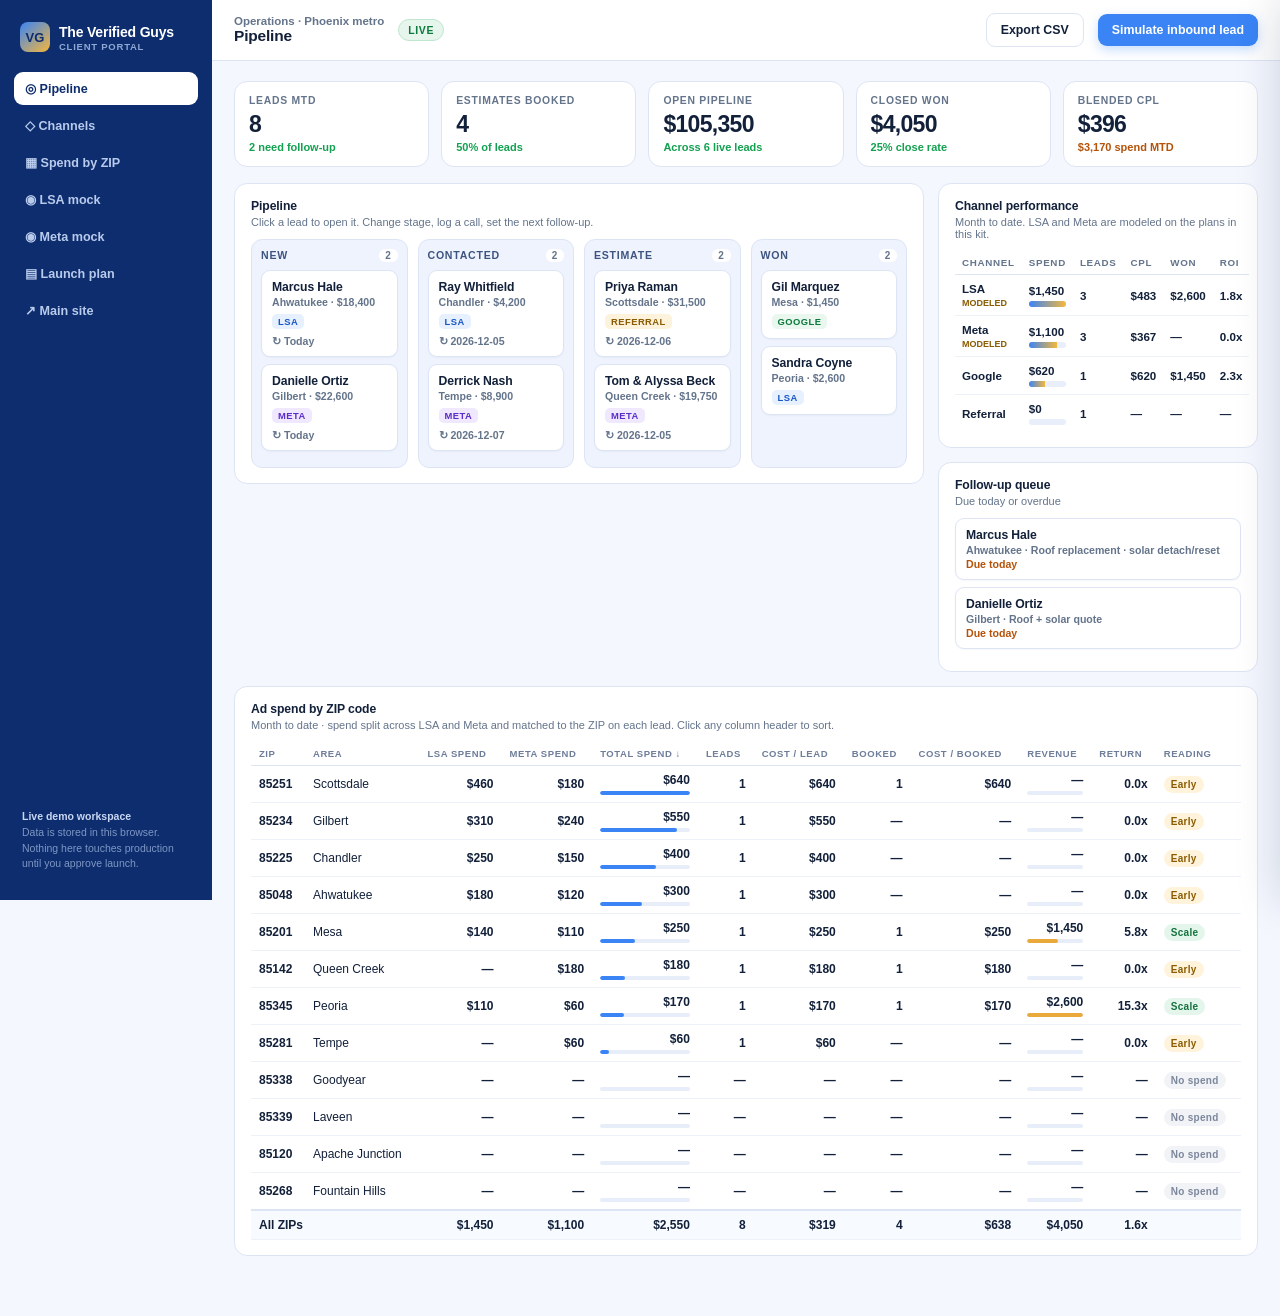
<file: crm-live.html>
<!DOCTYPE html>
<html lang="en">
<head>
<meta charset="utf-8">
<meta name="viewport" content="width=device-width,initial-scale=1">
<title>The Verified Guys — Live CRM</title>
<style>
:root{--navy:#0D2D6E;--blue:#3A84F6;--blue2:#1857C5;--gold:#F5B73B;--bg:#F4F7FE;--card:#fff;--ink:#12203A;--muted:#64748B;--line:#DDE5F5;--green:#12A150;--red:#DC2B2B}
*{box-sizing:border-box}
body{margin:0;font-family:Inter,-apple-system,BlinkMacSystemFont,'Segoe UI',Roboto,sans-serif;background:var(--bg);color:var(--ink);-webkit-font-smoothing:antialiased}
a{color:inherit;text-decoration:none}
.wrap{display:flex;min-height:100vh}
/* rail */
.rail{width:212px;background:var(--navy);color:#C9D8F2;padding:18px 14px;flex:0 0 212px;display:flex;flex-direction:column;gap:4px;position:sticky;top:0;height:100vh}
.rail .logo{display:flex;align-items:center;gap:9px;padding:4px 6px 16px}
.rail .logo b{color:#fff;font-size:14px;letter-spacing:-.2px;line-height:1.15}
.rail .logo span{display:block;font-size:9.5px;color:#8FA9D4;font-weight:600;letter-spacing:.08em;text-transform:uppercase}
.mark{width:30px;height:30px;border-radius:8px;background:linear-gradient(140deg,var(--blue),var(--gold));display:grid;place-items:center;font-weight:800;color:#0D2D6E;font-size:13px}
.navi{display:flex;align-items:center;gap:9px;padding:9px 11px;border-radius:9px;font-size:12.6px;font-weight:600;color:#B9CBEC;cursor:pointer;transition:.15s}
.navi:hover{background:rgba(255,255,255,.07);color:#fff}
.navi.on{background:#fff;color:var(--navy)}
.rail .foot{margin-top:auto;font-size:10.5px;color:#7E97C4;line-height:1.5;padding:10px 8px}
.rail .foot b{color:#C9D8F2}
/* main */
main{flex:1;min-width:0}
.top{background:#fff;border-bottom:1px solid var(--line);padding:13px 22px;display:flex;align-items:center;gap:14px;position:sticky;top:0;z-index:20}
.top h1{font-size:15.5px;margin:0;letter-spacing:-.2px}
.top .crumb{font-size:11.5px;color:var(--muted);font-weight:600}
.pill{font-size:10.5px;font-weight:800;letter-spacing:.06em;text-transform:uppercase;padding:4px 9px;border-radius:99px;background:#E6F6EC;color:#0B7A3C;border:1px solid #BFE6CE}
.spacer{flex:1}
.btn{border:0;border-radius:9px;padding:9px 14px;font-size:12.4px;font-weight:700;cursor:pointer;font-family:inherit}
.btn.primary{background:var(--blue);color:#fff;box-shadow:0 4px 12px rgba(58,132,246,.28)}
.btn.primary:hover{background:var(--blue2)}
.btn.ghost{background:#fff;border:1px solid var(--line);color:var(--ink)}
.btn.gold{background:var(--gold);color:#3A2A05}
.pad{padding:20px 22px 60px}
/* kpis */
.kpis{display:grid;grid-template-columns:repeat(5,1fr);gap:12px;margin-bottom:16px}
.kpi{background:#fff;border:1px solid var(--line);border-radius:13px;padding:13px 14px}
.kpi .l{font-size:10.4px;font-weight:700;letter-spacing:.07em;text-transform:uppercase;color:var(--muted)}
.kpi .v{font-size:23px;font-weight:800;letter-spacing:-.7px;margin-top:5px}
.kpi .d{font-size:11px;font-weight:600;color:var(--green);margin-top:3px}
.kpi .d.warn{color:#B45309}
/* grid */
.grid{display:grid;grid-template-columns:1fr 320px;gap:14px;align-items:start}
.card{background:#fff;border:1px solid var(--line);border-radius:13px;padding:15px 16px}
.card h2{font-size:12.2px;margin:0 0 3px;letter-spacing:-.1px}
.card .sub{font-size:11px;color:var(--muted);margin-bottom:11px;font-weight:500}
/* kanban */
.kan{display:grid;grid-template-columns:repeat(4,1fr);gap:10px}
.col{background:#EEF3FD;border:1px solid var(--line);border-radius:11px;padding:9px;min-height:120px}
.col h3{margin:0 0 8px;font-size:10.6px;letter-spacing:.07em;text-transform:uppercase;color:#3D5480;display:flex;justify-content:space-between}
.col h3 span{background:#fff;border-radius:6px;padding:1px 6px;font-size:10px;color:var(--muted)}
.lead{background:#fff;border:1px solid var(--line);border-radius:9px;padding:9px 10px;margin-bottom:7px;cursor:pointer;transition:.15s;box-shadow:0 1px 2px rgba(13,45,110,.04)}
.lead:hover{transform:translateY(-1px);box-shadow:0 5px 14px rgba(13,45,110,.1);border-color:#BFD3F5}
.lead b{font-size:12.2px;display:block;letter-spacing:-.1px}
.lead .m{font-size:10.6px;color:var(--muted);margin-top:2px;font-weight:600}
.lead .tag{display:inline-block;font-size:9.4px;font-weight:800;letter-spacing:.05em;text-transform:uppercase;padding:2px 6px;border-radius:5px;margin-top:6px}
.tag.LSA{background:#E7F0FE;color:#1857C5}
.tag.Meta{background:#EFE8FE;color:#5B2CC9}
.tag.Google{background:#E9F7EE;color:#0B7A3C}
.tag.Referral{background:#FDF3DC;color:#8A5B00}
.lead.new{animation:pop .5s ease}
@keyframes pop{from{opacity:0;transform:scale(.96)}to{opacity:1;transform:none}}
/* table */
table{width:100%;border-collapse:collapse;font-size:11.6px}
th{text-align:left;font-size:9.8px;letter-spacing:.07em;text-transform:uppercase;color:var(--muted);padding:6px 7px;border-bottom:1px solid var(--line)}
td{padding:7px;border-bottom:1px solid #EDF1FA;font-weight:500}
td.n{font-variant-numeric:tabular-nums;font-weight:700}
tr:last-child td{border-bottom:0}
.bar{height:6px;border-radius:99px;background:#E8EEFA;overflow:hidden;margin-top:4px}
.bar i{display:block;height:100%;background:linear-gradient(90deg,var(--blue),var(--gold))}
/* drawer */
.scrim{position:fixed;inset:0;background:rgba(9,24,54,.42);opacity:0;pointer-events:none;transition:.2s;z-index:40}
.scrim.on{opacity:1;pointer-events:auto}
.drawer{position:fixed;top:0;right:-430px;width:410px;height:100vh;background:#fff;z-index:50;transition:.26s cubic-bezier(.4,0,.2,1);box-shadow:-18px 0 44px rgba(9,24,54,.18);display:flex;flex-direction:column}
.drawer.on{right:0}
.drawer .dh{padding:16px 18px;border-bottom:1px solid var(--line);display:flex;align-items:flex-start;gap:10px}
.drawer .dh h3{margin:0;font-size:15px;letter-spacing:-.2px}
.drawer .dh .m{font-size:11.4px;color:var(--muted);margin-top:3px;font-weight:600}
.x{margin-left:auto;border:0;background:#F1F5FD;width:28px;height:28px;border-radius:8px;cursor:pointer;font-size:15px;color:#41546F}
.db{padding:16px 18px;overflow:auto;flex:1}
.dsec{margin-bottom:16px}
.dsec .lb{font-size:9.8px;font-weight:800;letter-spacing:.08em;text-transform:uppercase;color:var(--muted);margin-bottom:6px}
.chips{display:flex;flex-wrap:wrap;gap:6px}
.chip{font-size:11px;font-weight:700;padding:6px 10px;border-radius:8px;border:1px solid var(--line);background:#F7FAFF;cursor:pointer}
.chip.on{background:var(--navy);color:#fff;border-color:var(--navy)}
textarea{width:100%;min-height:74px;border:1px solid var(--line);border-radius:9px;padding:9px;font-family:inherit;font-size:12.2px;resize:vertical}
input[type=date],select{width:100%;border:1px solid var(--line);border-radius:9px;padding:8px 9px;font-family:inherit;font-size:12.2px;background:#fff}
.log{font-size:11.6px;color:#41546F;border-left:2px solid var(--line);padding:0 0 0 10px;margin-bottom:8px;line-height:1.5}
.log b{color:var(--ink)}
.df{padding:13px 18px;border-top:1px solid var(--line);display:flex;gap:8px}
/* toast */
.toast{position:fixed;left:50%;transform:translate(-50%,20px);bottom:26px;background:var(--navy);color:#fff;padding:11px 16px;border-radius:11px;font-size:12.4px;font-weight:600;opacity:0;pointer-events:none;transition:.25s;z-index:60;box-shadow:0 12px 30px rgba(9,24,54,.3)}
.toast.on{opacity:1;transform:translate(-50%,0)}
@media(max-width:1080px){.kpis{grid-template-columns:repeat(2,1fr)}.grid{grid-template-columns:1fr}.kan{grid-template-columns:repeat(2,1fr)}.rail{display:none}}

  #zips{overflow-x:auto}
  #ziptbl{width:100%;border-collapse:collapse;min-width:860px}
  #ziptbl th{font-size:9.5px;text-transform:uppercase;letter-spacing:.06em;color:#6E7D99;text-align:left;padding:6px 8px;border-bottom:1px solid var(--line);white-space:nowrap}
  #ziptbl td{padding:7px 8px;border-bottom:1px solid #EDF1F9;font-size:12px;vertical-align:middle}
  #ziptbl td.n{text-align:right;white-space:nowrap;font-variant-numeric:tabular-nums}
  #ziptbl tr.tot td{border-top:2px solid var(--line);background:#F7FAFF;font-weight:700}
  #ziptbl .bar{height:4px;background:#E7EDF9;border-radius:3px;margin-top:4px;overflow:hidden;min-width:46px}
  #ziptbl .bar i{display:block;height:100%;background:var(--blue);border-radius:3px}
  #ziptbl .bar.gold i{background:#E9A93B}
  .vchip{display:inline-block;font-size:10px;font-weight:800;letter-spacing:.03em;padding:3px 7px;border-radius:99px;white-space:nowrap}
  .vchip.good{background:#E4F6EC;color:#14713F}
  .vchip.mid{background:#FFF3DC;color:#8A5B00}
  .vchip.book{background:#E9EFFC;color:#1B4BA8}
  .vchip.idle{background:#F1F3F7;color:#7C879C}
  .vchip.bad{background:#FDE8E8;color:#A3282B}
</style>
</head>
<body>
<div class="wrap">
  <aside class="rail">
    <div class="logo"><div class="mark">VG</div><div><b>The Verified Guys</b><span>Client portal</span></div></div>
    <a class="navi on" href="crm-live.html">◎ Pipeline</a>
    <a class="navi" href="#channels">◇ Channels</a>
    <a class="navi" href="#zips">▦ Spend by ZIP</a>
    <a class="navi" href="lsa.html">◉ LSA mock</a>
    <a class="navi" href="meta.html">◉ Meta mock</a>
    <a class="navi" href="launch.html">▤ Launch plan</a>
    <a class="navi" href="index.html">↗ Main site</a>
    <div class="foot"><b>Live demo workspace</b><br>Data is stored in this browser. Nothing here touches production until you approve launch.</div>
  </aside>

  <main>
    <div class="top">
      <div>
        <div class="crumb">Operations · Phoenix metro</div>
        <h1>Pipeline</h1>
      </div>
      <span class="pill">Live</span>
      <div class="spacer"></div>
      <button class="btn ghost" onclick="exportCsv()">Export CSV</button>
      <button class="btn primary" onclick="simulateLead()">Simulate inbound lead</button>
    </div>

    <div class="pad">
      <div class="kpis" id="kpis"></div>

      <div class="grid">
        <div class="card">
          <h2>Pipeline</h2>
          <div class="sub">Click a lead to open it. Change stage, log a call, set the next follow-up.</div>
          <div class="kan" id="kan"></div>
        </div>

        <div style="display:flex;flex-direction:column;gap:14px">
          <div class="card" id="channels">
            <h2>Channel performance</h2>
            <div class="sub">Month to date. LSA and Meta are modeled on the plans in this kit.</div>
            <table id="chan"></table>
          </div>
          <div class="card">
            <h2>Follow-up queue</h2>
            <div class="sub">Due today or overdue</div>
            <div id="queue"></div>
          </div>
        </div>
      </div>

      <div class="card" id="zips" style="margin-top:14px">
        <h2>Ad spend by ZIP code</h2>
        <div class="sub">Month to date · spend split across LSA and Meta and matched to the ZIP on each lead. Click any column header to sort.</div>
        <table id="ziptbl"></table>
      </div>
    </div>
  </main>
</div>

<div class="scrim" id="scrim" onclick="closeDrawer()"></div>
<div class="drawer" id="drawer">
  <div class="dh">
    <div>
      <h3 id="d-name">Lead</h3>
      <div class="m" id="d-meta"></div>
    </div>
    <button class="x" onclick="closeDrawer()">✕</button>
  </div>
  <div class="db">
    <div class="dsec"><div class="lb">Stage</div><div class="chips" id="d-stages"></div></div>
    <div class="dsec"><div class="lb">Next follow-up</div><input type="date" id="d-date" onchange="saveDate()"></div>
    <div class="dsec"><div class="lb">Add note</div><textarea id="d-note" placeholder="Called, left voicemail about the inspection window…"></textarea>
      <div style="display:flex;gap:7px;margin-top:8px">
        <button class="btn primary" onclick="addNote('Note')">Save note</button>
        <button class="btn ghost" onclick="addNote('Call')">Log call</button>
        <button class="btn ghost" onclick="addNote('Text')">Log text</button>
      </div>
    </div>
    <div class="dsec"><div class="lb">Activity</div><div id="d-log"></div></div>
  </div>
  <div class="df"><button class="btn gold" style="flex:1" onclick="advance()">Move to next stage</button></div>
</div>
<div class="toast" id="toast"></div>

<script>
const STAGES=['New','Contacted','Estimate','Won'];
const SEED=[
 {id:1,name:'Marcus Hale',area:'Ahwatukee',ch:'LSA',svc:'Roof replacement · solar detach/reset',val:18400,stage:'New',fu:today(),notes:[{t:'Lead came in from Local Services, 7:42am',k:'System',d:today()}]},
 {id:2,name:'Danielle Ortiz',area:'Gilbert',ch:'Meta',svc:'Roof + solar quote',val:22600,stage:'New',fu:today(),notes:[{t:'Clicked Instagram lead form, requested evening call',k:'System',d:today()}]},
 {id:3,name:'Ray Whitfield',area:'Chandler',ch:'LSA',svc:'Panel upgrade',val:4200,stage:'Contacted',fu:tomorrow(),notes:[{t:'Spoke with homeowner, wants estimate Friday',k:'Call',d:today()}]},
 {id:4,name:'Priya Raman',area:'Scottsdale',ch:'Referral',svc:'Full roof, tile',val:31500,stage:'Estimate',fu:inDays(2),notes:[{t:'Estimate delivered, reviewing with spouse',k:'Note',d:today()}]},
 {id:5,name:'Tom & Alyssa Beck',area:'Queen Creek',ch:'Meta',svc:'Roof replacement',val:19750,stage:'Estimate',fu:tomorrow(),notes:[{t:'Insurance adjuster scheduled Thursday',k:'Note',d:today()}]},
 {id:6,name:'Gil Marquez',area:'Mesa',ch:'Google',svc:'Roof repair',val:1450,stage:'Won',fu:'',notes:[{t:'Signed, deposit collected',k:'Note',d:today()}]},
 {id:7,name:'Sandra Coyne',area:'Peoria',ch:'LSA',svc:'Solar detach/reset',val:2600,stage:'Won',fu:'',notes:[{t:'Paid in full',k:'Note',d:today()}]},
 {id:8,name:'Derrick Nash',area:'Tempe',ch:'Meta',svc:'Electrical panel + roof',val:8900,stage:'Contacted',fu:inDays(3),notes:[{t:'Left voicemail, texted intro',k:'Text',d:today()}]}
];
const CHAN=[{k:'LSA',spend:1450,proj:true},{k:'Meta',spend:1100,proj:true},{k:'Google',spend:620,proj:false},{k:'Referral',spend:0,proj:false}];
const ZIPMAP={Ahwatukee:'85048',Gilbert:'85234',Chandler:'85225',Scottsdale:'85251','Queen Creek':'85142',Mesa:'85201',Peoria:'85345',Tempe:'85281','Apache Junction':'85120',Goodyear:'85338',Laveen:'85339','Fountain Hills':'85268'};
const ZIPS=[
 {zip:'85251',area:'Scottsdale',lsa:460,meta:180},
 {zip:'85234',area:'Gilbert',lsa:310,meta:240},
 {zip:'85225',area:'Chandler',lsa:250,meta:150},
 {zip:'85048',area:'Ahwatukee',lsa:180,meta:120},
 {zip:'85201',area:'Mesa',lsa:140,meta:110},
 {zip:'85142',area:'Queen Creek',lsa:0,meta:180},
 {zip:'85345',area:'Peoria',lsa:110,meta:60},
 {zip:'85281',area:'Tempe',lsa:0,meta:60},
 {zip:'85338',area:'Goodyear',lsa:0,meta:0},
 {zip:'85339',area:'Laveen',lsa:0,meta:0},
 {zip:'85120',area:'Apache Junction',lsa:0,meta:0},
 {zip:'85268',area:'Fountain Hills',lsa:0,meta:0}
];


function today(){return new Date().toISOString().slice(0,10)}
function tomorrow(){return inDays(1)}
function inDays(n){const d=new Date();d.setDate(d.getDate()+n);return d.toISOString().slice(0,10)}
function load(){try{const s=localStorage.getItem('vg_crm_v2');if(s)return JSON.parse(s)}catch(e){}return JSON.parse(JSON.stringify(SEED))}
function save(){localStorage.setItem('vg_crm_v2',JSON.stringify(leads))}
let leads=load(), active=null;
leads.forEach(l=>{l.zip=l.zip||ZIPMAP[l.area]||'—'});

function money(n){return '$'+n.toLocaleString('en-US')}

function renderKpis(){
  const mtd=leads.length;
  const est=leads.filter(l=>['Estimate','Won'].includes(l.stage));
  const won=leads.filter(l=>l.stage==='Won');
  const pipe=leads.filter(l=>l.stage!=='Won').reduce((s,l)=>s+l.val,0);
  const rev=won.reduce((s,l)=>s+l.val,0);
  const spend=CHAN.reduce((s,c)=>s+c.spend,0);
  const cpl=spend/Math.max(mtd,1);
  const close=mtd?Math.round(won.length/mtd*100):0;
  document.getElementById('kpis').innerHTML=`
  <div class="kpi"><div class="l">Leads MTD</div><div class="v">${mtd}</div><div class="d">${leads.filter(l=>l.fu&&l.fu<=today()).length} need follow-up</div></div>
  <div class="kpi"><div class="l">Estimates booked</div><div class="v">${est.length}</div><div class="d">${Math.round(est.length/mtd*100)}% of leads</div></div>
  <div class="kpi"><div class="l">Open pipeline</div><div class="v">${money(pipe)}</div><div class="d">Across ${leads.filter(l=>l.stage!=='Won').length} live leads</div></div>
  <div class="kpi"><div class="l">Closed won</div><div class="v">${money(rev)}</div><div class="d">${close}% close rate</div></div>
  <div class="kpi"><div class="l">Blended CPL</div><div class="v">$${Math.round(cpl)}</div><div class="d warn">${money(spend)} spend MTD</div></div>`;
}

function renderKan(){
  const k=document.getElementById('kan');
  k.innerHTML=STAGES.map(st=>{
    const items=leads.filter(l=>l.stage===st);
    return `<div class="col"><h3>${st}<span>${items.length}</span></h3>
      ${items.map(l=>`<div class="lead ${l.fresh?'new':''}" onclick="openLead(${l.id})">
        <b>${l.name}</b><div class="m">${l.area} · ${money(l.val)}</div>
        <span class="tag ${l.ch}">${l.ch}</span>
        ${l.fu?`<div class="m" style="margin-top:6px">↻ ${l.fu===today()?'Today':l.fu}</div>`:''}
      </div>`).join('')||'<div class="m" style="font-size:10.5px;color:#8B9AB5;padding:6px 2px">Nothing here</div>'}
    </div>`;
  }).join('');
  leads.forEach(l=>delete l.fresh);
}

function renderChan(){
  const rows=CHAN.map(c=>{
    const ls=leads.filter(l=>l.ch===c.k);
    const cpl=ls.length?(c.spend/ls.length):0;
    const won=ls.filter(l=>l.stage==='Won').reduce((s,l)=>s+l.val,0);
    const roi=c.spend?(won/c.spend).toFixed(1)+'x':'—';
    const max=Math.max(...CHAN.map(x=>x.spend),1);
    return `<tr><td><b>${c.k}</b>${c.proj?' <span style="font-size:9px;color:#8A5B00;font-weight:800">MODELED</span>':''}</td>
      <td class="n">${money(c.spend)}<div class="bar"><i style="width:${c.spend/max*100}%"></i></div></td>
      <td class="n">${ls.length}</td><td class="n">${cpl?money(Math.round(cpl)):'—'}</td><td class="n">${won?money(won):'—'}</td><td class="n">${roi}</td></tr>`;
  }).join('');
  document.getElementById('chan').innerHTML='<tr><th>Channel</th><th>Spend</th><th>Leads</th><th>CPL</th><th>Won</th><th>ROI</th></tr>'+rows;
}

function renderQueue(){
  const q=leads.filter(l=>l.fu&&l.fu<=today()).sort((a,b)=>a.fu.localeCompare(b.fu));
  document.getElementById('queue').innerHTML=q.length?q.map(l=>`<div class="lead" onclick="openLead(${l.id})"><b>${l.name}</b><div class="m">${l.area} · ${l.svc}</div><div class="m" style="color:#B45309;font-weight:700">${l.fu<today()?'Overdue':'Due today'}</div></div>`).join(''):'<div class="m" style="font-size:11px;color:#8B9AB5">Clear for today.</div>';
}


let zsort={k:'spend',dir:-1};
function zipRows(){
  const spendByChannel=k=>ZIPS.reduce((s,z)=>s+(z[k==='LSA'?'lsa':'meta']||0),0);
  const rows=ZIPS.map(z=>{
    const ls=leads.filter(l=>l.zip===z.zip);
    const spend=(z.lsa||0)+(z.meta||0);
    const booked=ls.filter(l=>['Estimate','Won'].includes(l.stage)).length;
    const won=ls.filter(l=>l.stage==='Won').reduce((s,l)=>s+l.val,0);
    return {zip:z.zip,area:z.area,lsa:z.lsa||0,meta:z.meta||0,spend,leads:ls.length,
      cpl:ls.length?spend/ls.length:0,booked,cpb:booked?spend/booked:0,won,roas:spend?won/spend:0};
  });
  rows.sort((a,b)=>{const k=zsort.k;const av=a[k],bv=b[k];
    if(typeof av==='string')return zsort.dir*av.localeCompare(bv);
    return zsort.dir*(av-bv)});
  return rows;
}
function renderZips(){
  const rows=zipRows();
  const tot=rows.reduce((t,r)=>({lsa:t.lsa+r.lsa,meta:t.meta+r.meta,spend:t.spend+r.spend,leads:t.leads+r.leads,
    booked:t.booked+r.booked,won:t.won+r.won}),{lsa:0,meta:0,spend:0,leads:0,booked:0,won:0});
  const maxS=Math.max(...rows.map(r=>r.spend),1), maxW=Math.max(...rows.map(r=>r.won),1);
  const verdict=r=>{
    if(!r.spend&&!r.leads) return '<span class="vchip idle">No spend</span>';
    if(!r.spend) return '<span class="vchip book">Organic</span>';
    if(r.roas>=3) return '<span class="vchip good">Scale</span>';
    if(r.roas>=1) return '<span class="vchip mid">Watch</span>';
    if(!r.leads) return '<span class="vchip bad">No leads</span>';
    return '<span class="vchip mid">Early</span>';
  };
  const th=(k,l)=>`<th onclick="zset('${k}')" style="cursor:pointer">${l}${zsort.k===k?(zsort.dir<0?' ↓':' ↑'):''}</th>`;
  document.getElementById('ziptbl').innerHTML =
   '<tr>'+th('zip','ZIP')+th('area','Area')+th('lsa','LSA spend')+th('meta','Meta spend')+th('spend','Total spend')+
   th('leads','Leads')+th('cpl','Cost / lead')+th('booked','Booked')+th('cpb','Cost / booked')+th('won','Revenue')+th('roas','Return')+'<th>Reading</th></tr>'
   + rows.map(r=>`<tr>
      <td><b>${r.zip}</b></td><td>${r.area}</td>
      <td class="n">${r.lsa?money(r.lsa):'—'}</td><td class="n">${r.meta?money(r.meta):'—'}</td>
      <td class="n"><b>${r.spend?money(r.spend):'—'}</b><div class="bar"><i style="width:${r.spend/maxS*100}%"></i></div></td>
      <td class="n">${r.leads||'—'}</td><td class="n">${r.cpl?money(Math.round(r.cpl)):'—'}</td>
      <td class="n">${r.booked||'—'}</td><td class="n">${r.cpb?money(Math.round(r.cpb)):'—'}</td>
      <td class="n"><b>${r.won?money(r.won):'—'}</b><div class="bar gold"><i style="width:${r.won/maxW*100}%"></i></div></td>
      <td class="n">${r.spend?(r.roas?r.roas.toFixed(1)+'x':'0.0x'):(r.won?'—':'—')}</td>
      <td>${verdict(r)}</td></tr>`).join('')
   + `<tr class="tot"><td colspan="2">All ZIPs</td><td class="n">${money(tot.lsa)}</td><td class="n">${money(tot.meta)}</td>
      <td class="n"><b>${money(tot.spend)}</b></td><td class="n"><b>${tot.leads}</b></td>
      <td class="n">${tot.leads?money(Math.round(tot.spend/tot.leads)):'—'}</td><td class="n"><b>${tot.booked}</b></td>
      <td class="n">${tot.booked?money(Math.round(tot.spend/tot.booked)):'—'}</td><td class="n"><b>${money(tot.won)}</b></td>
      <td class="n">${tot.spend?(tot.won/tot.spend).toFixed(1)+'x':'—'}</td><td></td></tr>`;
}
function zset(k){zsort.dir = (zsort.k===k? -zsort.dir : -1); zsort.k=k; renderZips();}
function render(){renderKpis();renderKan();renderChan();renderQueue();renderZips();save()}

function openLead(id){
  active=leads.find(l=>l.id===id);
  document.getElementById('d-name').textContent=active.name;
  document.getElementById('d-meta').textContent=`${active.area} ${active.zip||''} · ${active.svc} · ${money(active.val)} · ${active.ch}`;
  document.getElementById('d-stages').innerHTML=STAGES.map(s=>`<div class="chip ${s===active.stage?'on':''}" onclick="setStage('${s}')">${s}</div>`).join('');
  document.getElementById('d-date').value=active.fu||'';
  document.getElementById('d-log').innerHTML=active.notes.map(n=>`<div class="log"><b>${n.k}</b> · ${n.d}<br>${n.t}</div>`).join('');
  document.getElementById('scrim').classList.add('on');
  document.getElementById('drawer').classList.add('on');
}
function closeDrawer(){document.getElementById('scrim').classList.remove('on');document.getElementById('drawer').classList.remove('on');active=null}
function setStage(s){active.stage=s;active.notes.unshift({t:'Stage changed to '+s,k:'System',d:today()});openLead(active.id);render();toast('Moved to '+s)}
function saveDate(){active.fu=document.getElementById('d-date').value;render();toast('Follow-up set')}
function addNote(kind){
  const v=document.getElementById('d-note').value.trim(); if(!v&&kind==='Note'){toast('Write a note first');return}
  active.notes.unshift({t:v||kind+' logged',k:kind,d:today()});
  document.getElementById('d-note').value='';openLead(active.id);render();toast(kind+' added');
}
function advance(){
  const i=STAGES.indexOf(active.stage);
  if(i<STAGES.length-1){active.stage=STAGES[i+1];active.notes.unshift({t:'Advanced to '+active.stage,k:'System',d:today()});openLead(active.id);render();toast('Now in '+active.stage)}
  else toast('Already closed won');
}
const NEW=[['Jenna Powell','Goodyear','LSA','Roof inspection + quote',12400],['Curtis Lang','Apache Junction','Meta','Roof replacement',16900],['Marisol Vega','Laveen','Meta','Solar detach/reset',2950],['Owen Brady','Fountain Hills','LSA','Tile roof repair',5400]];
let ni=0;
function simulateLead(){
  const n=NEW[ni++%NEW.length];
  const l={id:Date.now(),name:n[0],area:n[1],ch:n[2],svc:n[3],val:n[4],zip:ZIPMAP[n[1]]||'—',stage:'New',fu:today(),fresh:true,notes:[{t:'Inbound from '+n[2]+' — new lead captured',k:'System',d:today()}]};
  leads.unshift(l);render();toast('New '+n[2]+' lead: '+n[0]);
}
function exportCsv(){
  const rows=[['Name','Area','Channel','Service','Value','Stage','Follow-up','Notes']];
  leads.forEach(l=>rows.push([l.name,l.area,l.ch,l.svc,l.val,l.stage,l.fu||'',l.notes.map(n=>n.k+': '+n.t).join(' | ')]));
  const csv=rows.map(r=>r.map(x=>'"'+String(x).replace(/"/g,'""')+'"').join(',')).join('\n');
  const a=document.createElement('a');a.href='data:text/csv;charset=utf-8,'+encodeURIComponent(csv);a.download='verified-guys-leads.csv';a.click();
  toast('CSV exported');
}
let tt;
function toast(m){const e=document.getElementById('toast');e.textContent=m;e.classList.add('on');clearTimeout(tt);tt=setTimeout(()=>e.classList.remove('on'),2200)}
render();
</script>
</body>
</html>
</file>
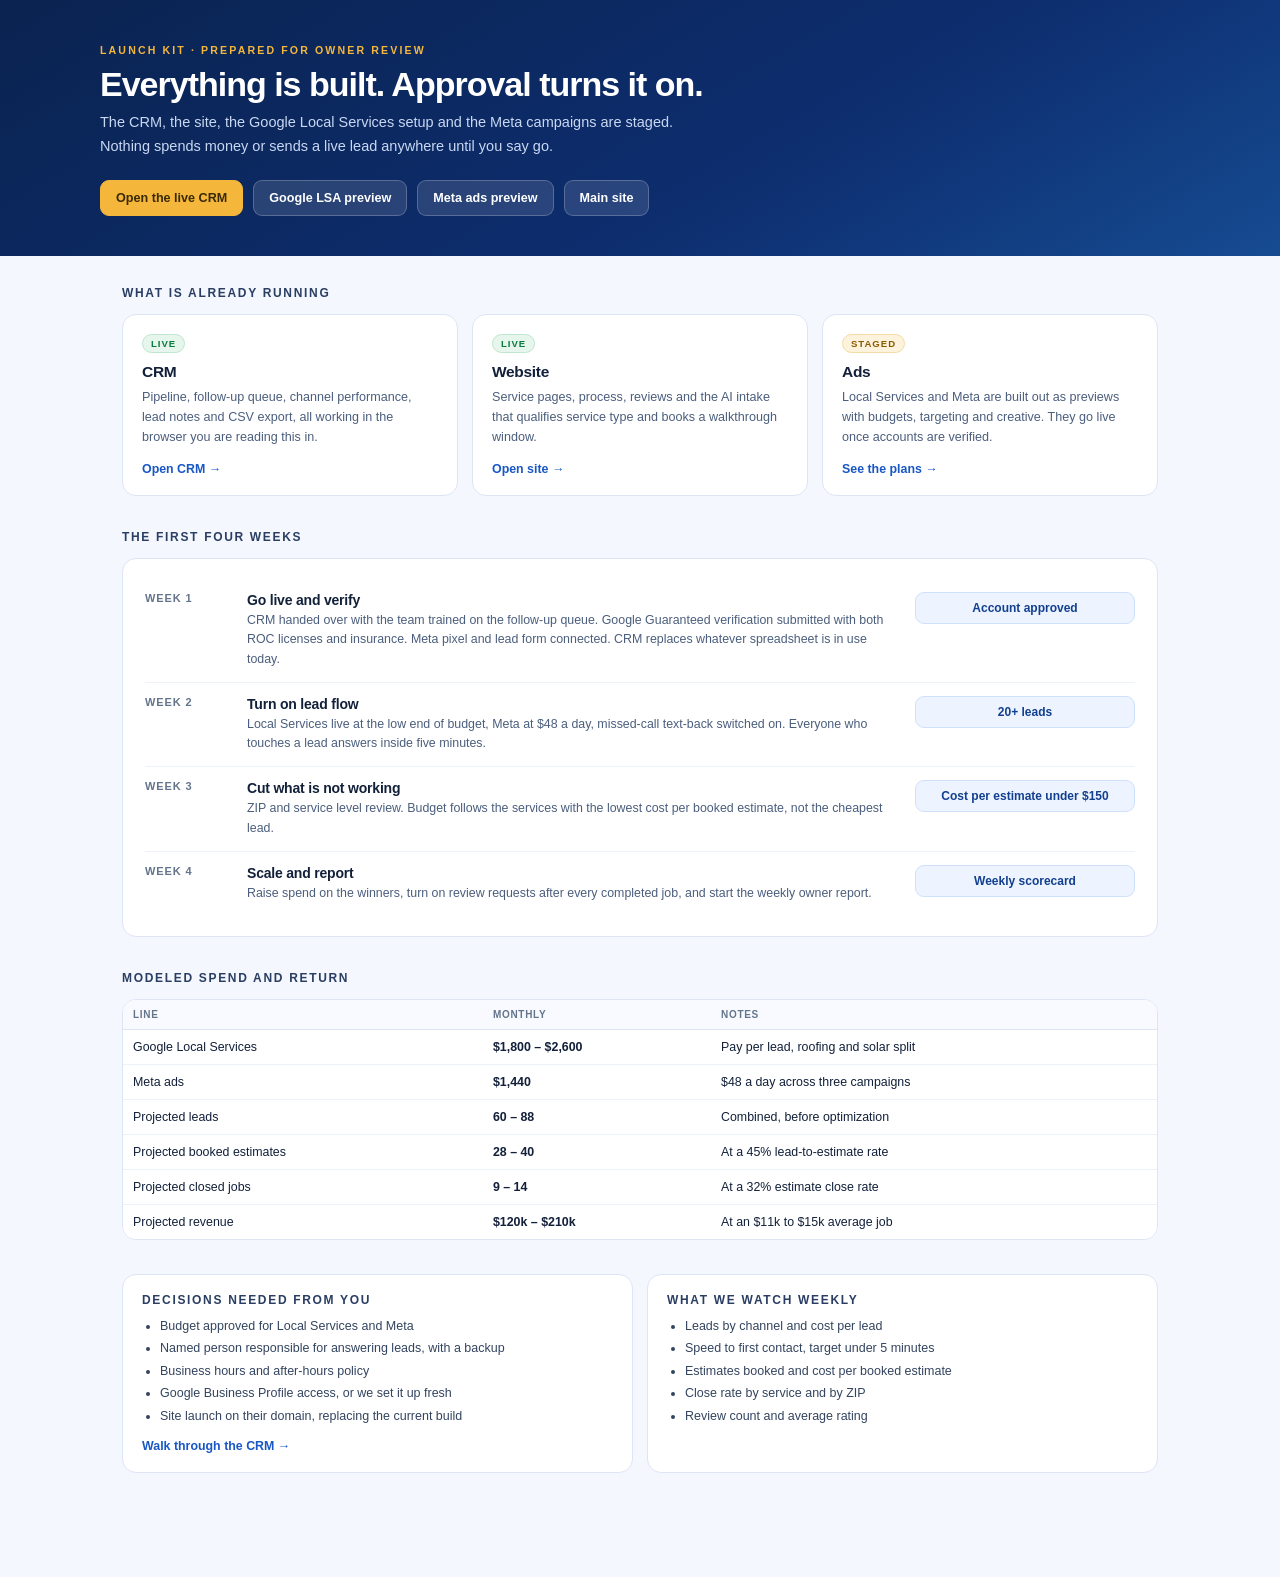
<file: launch.html>
<!DOCTYPE html>
<html lang="en">
<head>
<meta charset="utf-8">
<meta name="viewport" content="width=device-width,initial-scale=1">
<title>The Verified Guys — Launch Plan</title>
<style>
:root{--navy:#0D2D6E;--blue:#3A84F6;--blue2:#1857C5;--gold:#F5B73B;--bg:#F4F7FE;--ink:#12203A;--muted:#64748B;--line:#DDE5F5;--green:#12A150}
*{box-sizing:border-box}body{margin:0;font-family:Inter,-apple-system,BlinkMacSystemFont,'Segoe UI',Roboto,sans-serif;background:var(--bg);color:var(--ink);-webkit-font-smoothing:antialiased}
.hero{background:linear-gradient(150deg,#0A2350,#0D2D6E 60%,#164B92);color:#fff;padding:44px 22px 40px}
.hero .in{max-width:1080px;margin:0 auto}
.hero .eyebrow{font-size:10.6px;letter-spacing:.2em;text-transform:uppercase;color:var(--gold);font-weight:800}
.hero h1{font-size:34px;letter-spacing:-1px;margin:10px 0 8px;line-height:1.1;max-width:640px}
.hero p{color:#C9D8F2;font-size:14.5px;max-width:580px;line-height:1.6;margin:0}
.hero .links{display:flex;gap:10px;margin-top:22px;flex-wrap:wrap}
.hero a{background:rgba(255,255,255,.12);border:1px solid rgba(255,255,255,.22);color:#fff;text-decoration:none;font-size:12.6px;font-weight:700;padding:10px 15px;border-radius:9px}
.hero a.gold{background:var(--gold);color:#3A2A05;border-color:var(--gold)}
.wrap{max-width:1080px;margin:0 auto;padding:30px 22px 70px}
h2.sec{font-size:12px;letter-spacing:.14em;text-transform:uppercase;color:#2A3E63;margin:0 0 14px}
.cards{display:grid;grid-template-columns:repeat(3,1fr);gap:14px;margin-bottom:34px}
.card{background:#fff;border:1px solid var(--line);border-radius:14px;padding:18px 19px}
.card .st{font-size:9.6px;font-weight:800;letter-spacing:.1em;text-transform:uppercase;color:#0B7A3C;background:#E6F6EC;border:1px solid #BFE6CE;padding:3px 8px;border-radius:99px;display:inline-block;margin-bottom:10px}
.card .st.wait{color:#8A5B00;background:#FDF3DC;border-color:#F3DCA6}
.card h3{margin:0 0 6px;font-size:15.5px;letter-spacing:-.3px}
.card p{font-size:12.6px;color:#4B5E7D;line-height:1.6;margin:0 0 12px}
.card a{font-size:12.4px;font-weight:800;color:var(--blue2);text-decoration:none}
.timeline{background:#fff;border:1px solid var(--line);border-radius:14px;padding:20px 22px;margin-bottom:34px}
.row{display:grid;grid-template-columns:86px 1fr 220px;gap:16px;padding:13px 0;border-bottom:1px solid #EDF1FA;align-items:start}
.row:last-child{border-bottom:0}
.row .w{font-size:11px;font-weight:800;letter-spacing:.08em;text-transform:uppercase;color:var(--muted)}
.row h4{margin:0 0 3px;font-size:14px;letter-spacing:-.2px}
.row p{margin:0;font-size:12.4px;color:#4B5E7D;line-height:1.55}
.row .out{font-size:12px;font-weight:700;color:#12408F;background:#EEF4FF;border:1px solid #CFE0FB;border-radius:9px;padding:8px 10px;text-align:center}
table{width:100%;border-collapse:collapse;font-size:12.4px;background:#fff}
th{text-align:left;font-size:10px;letter-spacing:.07em;text-transform:uppercase;color:var(--muted);padding:9px 10px;border-bottom:1px solid var(--line);background:#F8FAFF}
td{padding:10px;border-bottom:1px solid #EDF1FA;font-weight:500}
tr:last-child td{border-bottom:0}
td.n{font-variant-numeric:tabular-nums;font-weight:700}
.tbl{border:1px solid var(--line);border-radius:14px;overflow:hidden;margin-bottom:34px}
.note{background:#FFFBEF;border:1px solid #F3DCA6;border-radius:12px;padding:14px 16px;font-size:12.4px;color:#6B4B00;line-height:1.6}
.two{display:grid;grid-template-columns:1fr 1fr;gap:14px;margin-bottom:34px}
ul{margin:6px 0 0;padding-left:18px;font-size:12.5px;line-height:1.8;color:#33445F}
</style>
</head>
<body>
<div class="hero"><div class="in">
  <div class="eyebrow">Launch kit · prepared for owner review</div>
  <h1>Everything is built. Approval turns it on.</h1>
  <p>The CRM, the site, the Google Local Services setup and the Meta campaigns are staged. Nothing spends money or sends a live lead anywhere until you say go.</p>
  <div class="links">
    <a class="gold" href="ops-console-4f9k2.html">Open the live CRM</a>
    <a href="lsa.html">Google LSA preview</a>
    <a href="meta.html">Meta ads preview</a>
    <a href="index.html">Main site</a>
  </div>
</div></div>

<div class="wrap">
  <h2 class="sec">What is already running</h2>
  <div class="cards">
    <div class="card"><span class="st">Live</span><h3>CRM</h3><p>Pipeline, follow-up queue, channel performance, lead notes and CSV export, all working in the browser you are reading this in.</p><a href="ops-console-4f9k2.html">Open CRM →</a></div>
    <div class="card"><span class="st">Live</span><h3>Website</h3><p>Service pages, process, reviews and the AI intake that qualifies service type and books a walkthrough window.</p><a href="index.html">Open site →</a></div>
    <div class="card"><span class="st wait">Staged</span><h3>Ads</h3><p>Local Services and Meta are built out as previews with budgets, targeting and creative. They go live once accounts are verified.</p><a href="lsa.html">See the plans →</a></div>
  </div>

  <h2 class="sec">The first four weeks</h2>
  <div class="timeline">
    <div class="row"><div class="w">Week 1</div><div><h4>Go live and verify</h4><p>CRM handed over with the team trained on the follow-up queue. Google Guaranteed verification submitted with both ROC licenses and insurance. Meta pixel and lead form connected. CRM replaces whatever spreadsheet is in use today.</p></div><div class="out">Account approved</div></div>
    <div class="row"><div class="w">Week 2</div><div><h4>Turn on lead flow</h4><p>Local Services live at the low end of budget, Meta at $48 a day, missed-call text-back switched on. Everyone who touches a lead answers inside five minutes.</p></div><div class="out">20+ leads</div></div>
    <div class="row"><div class="w">Week 3</div><div><h4>Cut what is not working</h4><p>ZIP and service level review. Budget follows the services with the lowest cost per booked estimate, not the cheapest lead.</p></div><div class="out">Cost per estimate under $150</div></div>
    <div class="row"><div class="w">Week 4</div><div><h4>Scale and report</h4><p>Raise spend on the winners, turn on review requests after every completed job, and start the weekly owner report.</p></div><div class="out">Weekly scorecard</div></div>
  </div>

  <h2 class="sec">Modeled spend and return</h2>
  <div class="tbl"><table>
    <tr><th>Line</th><th>Monthly</th><th>Notes</th></tr>
    <tr><td>Google Local Services</td><td class="n">$1,800 – $2,600</td><td>Pay per lead, roofing and solar split</td></tr>
    <tr><td>Meta ads</td><td class="n">$1,440</td><td>$48 a day across three campaigns</td></tr>
    <tr><td>Projected leads</td><td class="n">60 – 88</td><td>Combined, before optimization</td></tr>
    <tr><td>Projected booked estimates</td><td class="n">28 – 40</td><td>At a 45% lead-to-estimate rate</td></tr>
    <tr><td>Projected closed jobs</td><td class="n">9 – 14</td><td>At a 32% estimate close rate</td></tr>
    <tr><td>Projected revenue</td><td class="n">$120k – $210k</td><td>At an $11k to $15k average job</td></tr>
  </table></div>

  <div class="two">
    <div class="card">
      <h2 class="sec" style="margin-bottom:8px">Decisions needed from you</h2>
      <ul>
        <li>Budget approved for Local Services and Meta</li>
        <li>Named person responsible for answering leads, with a backup</li>
        <li>Business hours and after-hours policy</li>
        <li>Google Business Profile access, or we set it up fresh</li>
        <li>Site launch on their domain, replacing the current build</li>
      </ul>
      <a href="ops-console-4f9k2.html" style="display:inline-block;margin-top:12px;font-size:12.4px;font-weight:800;color:var(--blue2);text-decoration:none">Walk through the CRM →</a>
    </div>
    <div class="card">
      <h2 class="sec" style="margin-bottom:8px">What we watch weekly</h2>
      <ul>
        <li>Leads by channel and cost per lead</li>
        <li>Speed to first contact, target under 5 minutes</li>
        <li>Estimates booked and cost per booked estimate</li>
        <li>Close rate by service and by ZIP</li>
        <li>Review count and average rating</li>
      </ul>
    </div>
  </div>

</div>
</body>
</html>
</file>
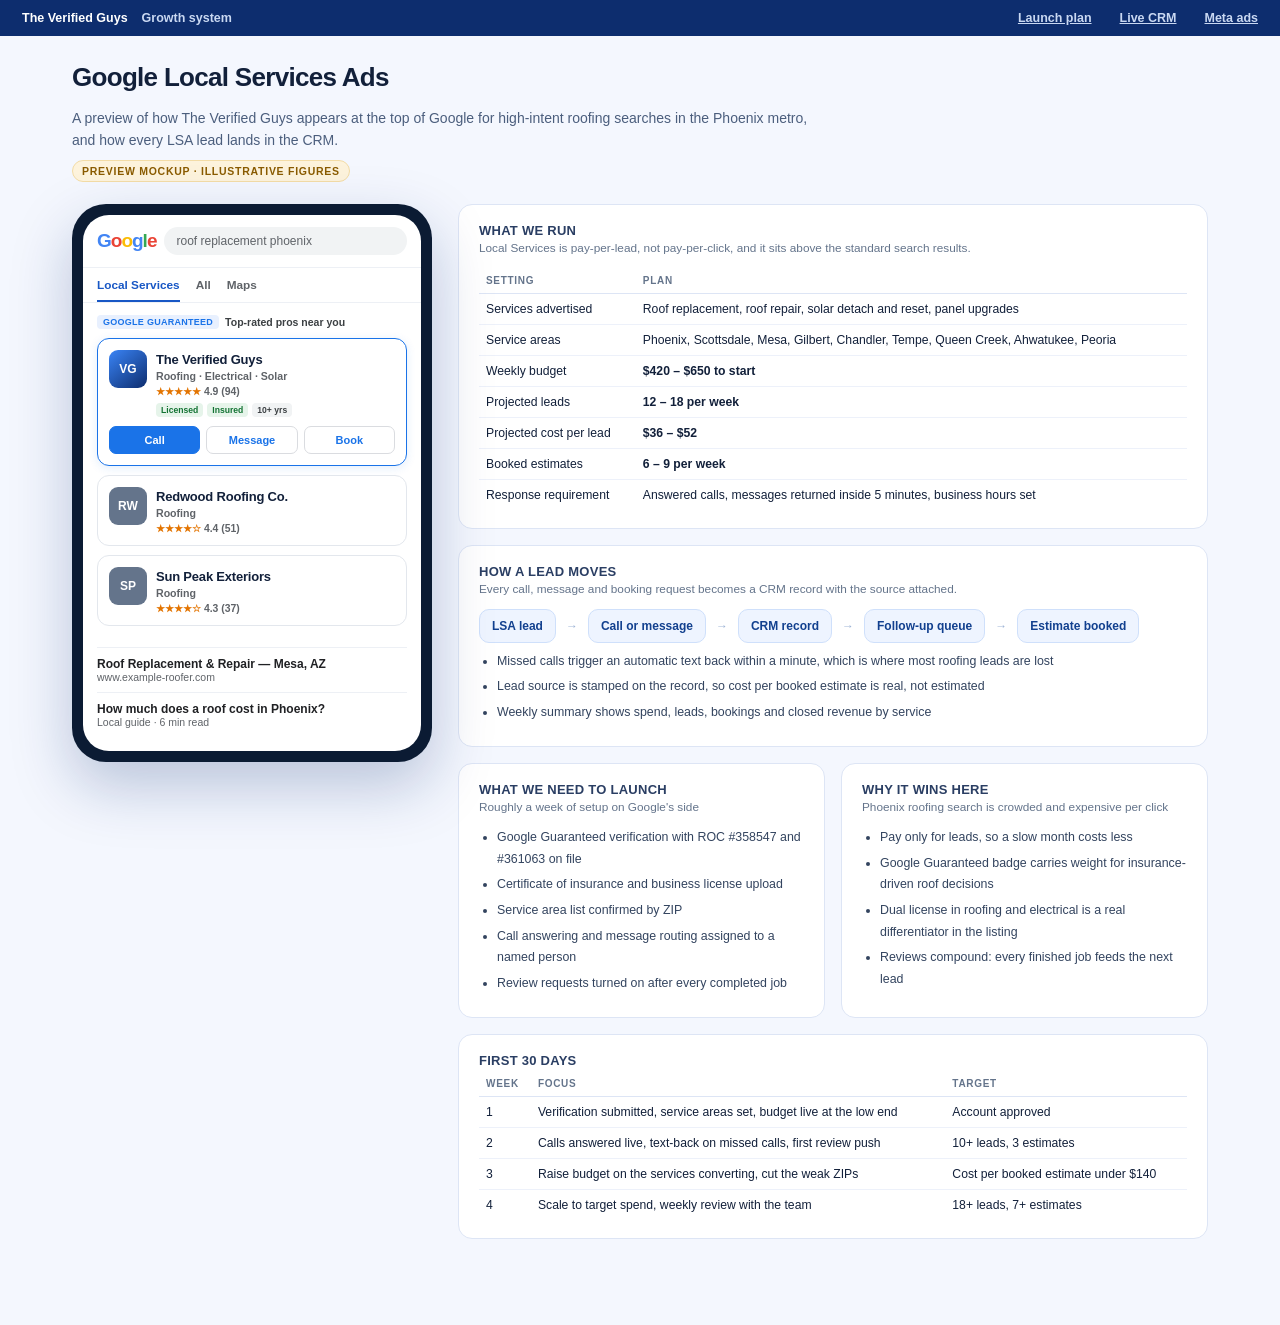
<file: lsa.html>
<!DOCTYPE html>
<html lang="en">
<head>
<meta charset="utf-8">
<meta name="viewport" content="width=device-width,initial-scale=1">
<title>The Verified Guys — Local Services Ads Preview</title>
<style>
:root{--navy:#0D2D6E;--blue:#3A84F6;--blue2:#1857C5;--gold:#F5B73B;--bg:#F4F7FE;--ink:#12203A;--muted:#64748B;--line:#DDE5F5}
*{box-sizing:border-box}body{margin:0;font-family:Inter,-apple-system,BlinkMacSystemFont,'Segoe UI',Roboto,sans-serif;background:var(--bg);color:var(--ink);-webkit-font-smoothing:antialiased}
.bar{background:var(--navy);color:#C9D8F2;padding:11px 22px;display:flex;align-items:center;gap:14px;font-size:12.5px;font-weight:600}
.bar b{color:#fff}.bar .sp{flex:1}.bar a{color:#C9D8F2;margin-left:14px}
.wrap{max-width:1180px;margin:0 auto;padding:26px 22px 70px}
h1{font-size:26px;letter-spacing:-.7px;margin:0 0 6px}
.lede{color:#4B5E7D;font-size:14px;max-width:760px;line-height:1.6;margin-bottom:8px}
.mock-note{display:inline-block;font-size:10.5px;font-weight:800;letter-spacing:.07em;text-transform:uppercase;color:#8A5B00;background:#FDF3DC;border:1px solid #F3DCA6;padding:4px 9px;border-radius:99px;margin-bottom:22px}
.grid{display:grid;grid-template-columns:360px 1fr;gap:26px;align-items:start}
/* phone */
.phone{background:#0B1B33;border-radius:34px;padding:11px;box-shadow:0 24px 60px rgba(13,45,110,.25);position:sticky;top:20px}
.screen{background:#fff;border-radius:26px;overflow:hidden}
.gbar{display:flex;align-items:center;gap:8px;padding:12px 14px;border-bottom:1px solid #EDF0F5}
.glogo{font-size:19px;font-weight:700;letter-spacing:-1px}
.glogo span:nth-child(1){color:#4285F4}.glogo span:nth-child(2){color:#EA4335}.glogo span:nth-child(3){color:#FBBC05}.glogo span:nth-child(4){color:#4285F4}.glogo span:nth-child(5){color:#34A853}.glogo span:nth-child(6){color:#EA4335}
.search{flex:1;background:#F1F3F4;border-radius:99px;padding:7px 12px;font-size:12px;color:#5F6368}
.tabs{display:flex;gap:16px;padding:10px 14px 0;font-size:11.8px;font-weight:600;color:#5F6368;border-bottom:1px solid #EDF0F5}
.tabs .on{color:var(--blue2);border-bottom:2px solid var(--blue2);padding-bottom:8px}
.lsa{padding:12px 14px}
.lsa .hd{display:flex;align-items:center;gap:6px;font-size:10.5px;font-weight:700;color:#3C4043;margin-bottom:9px}
.gg{background:#E8F0FE;color:#1A73E8;font-size:9px;font-weight:800;padding:2px 6px;border-radius:4px;letter-spacing:.03em}
.biz{border:1px solid #E3E7ED;border-radius:12px;padding:11px;margin-bottom:9px}
.biz.top{border-color:#1A73E8;border-width:1.5px;box-shadow:0 2px 10px rgba(26,115,232,.12)}
.biz .r{display:flex;gap:9px}
.av{width:38px;height:38px;border-radius:9px;background:linear-gradient(140deg,var(--blue),var(--navy));display:grid;place-items:center;color:#fff;font-size:12px;font-weight:800}
.biz b{font-size:13px;letter-spacing:-.2px}
.biz .s{font-size:10.6px;color:#5F6368;margin-top:2px;font-weight:600}
.stars{font-size:10.4px;color:#E37400;font-weight:700;margin-top:3px}
.stars span{color:#5F6368;font-weight:600}
.badges{display:flex;gap:4px;margin-top:6px;flex-wrap:wrap}
.bd{font-size:8.6px;font-weight:800;padding:2px 5px;border-radius:4px;background:#E6F4EA;color:#137333}
.bd.grey{background:#F1F3F4;color:#3C4043}
.cta{display:flex;gap:6px;margin-top:9px}
.cta div{flex:1;text-align:center;font-size:11px;font-weight:700;padding:7px;border-radius:7px;border:1px solid #DADCE0;color:#1A73E8}
.cta .fill{background:#1A73E8;color:#fff;border-color:#1A73E8}
.res{padding:0 14px 14px}
.res .it{padding:9px 0;border-top:1px solid #EDF0F5;font-size:11.5px}
.res .it b{display:block;font-size:12px;color:#202124}
.res .it span{color:#5F6368;font-size:10.5px}
/* right */
.card{background:#fff;border:1px solid var(--line);border-radius:14px;padding:18px 20px;margin-bottom:16px}
.card h2{font-size:13px;letter-spacing:.02em;margin:0 0 3px;text-transform:uppercase;color:#2A3E63}
.card .sub{font-size:11.8px;color:var(--muted);margin-bottom:13px}
table{width:100%;border-collapse:collapse;font-size:12.2px}
th{text-align:left;font-size:10px;letter-spacing:.07em;text-transform:uppercase;color:var(--muted);padding:7px;border-bottom:1px solid var(--line)}
td{padding:8px 7px;border-bottom:1px solid #EDF1FA;font-weight:500}
td.n{font-variant-numeric:tabular-nums;font-weight:700}
tr:last-child td{border-bottom:0}
.flow{display:flex;align-items:center;gap:10px;flex-wrap:wrap;font-size:12px;font-weight:700}
.step{background:#EEF4FF;border:1px solid #CFE0FB;border-radius:10px;padding:9px 12px;color:#12408F}
.ar{color:#9DB3D6;font-weight:800}
ul{margin:8px 0 0;padding-left:18px;font-size:12.4px;line-height:1.75;color:#33445F}
ul li{margin-bottom:4px}
.two{display:grid;grid-template-columns:1fr 1fr;gap:16px}
.tag{font-size:9.5px;font-weight:800;letter-spacing:.06em;text-transform:uppercase;background:#E7F0FE;color:#1857C5;padding:3px 7px;border-radius:5px}
</style>
</head>
<body>
<div class="bar"><b>The Verified Guys</b><span>Growth system</span><span class="sp"></span><a href="launch.html">Launch plan</a><a href="ops-console-4f9k2.html">Live CRM</a><a href="meta.html">Meta ads</a></div>
<div class="wrap">
  <h1>Google Local Services Ads</h1>
  <p class="lede">A preview of how The Verified Guys appears at the top of Google for high-intent roofing searches in the Phoenix metro, and how every LSA lead lands in the CRM.</p>
  <div class="mock-note">Preview mockup · illustrative figures</div>

  <div class="grid">
    <div class="phone">
      <div class="screen">
        <div class="gbar">
          <div class="glogo"><span>G</span><span>o</span><span>o</span><span>g</span><span>l</span><span>e</span></div>
          <div class="search">roof replacement phoenix</div>
        </div>
        <div class="tabs"><span class="on">Local Services</span><span>All</span><span>Maps</span></div>
        <div class="lsa">
          <div class="hd"><span class="gg">GOOGLE GUARANTEED</span> Top-rated pros near you</div>
          <div class="biz top">
            <div class="r">
              <div class="av">VG</div>
              <div>
                <b>The Verified Guys</b>
                <div class="s">Roofing · Electrical · Solar</div>
                <div class="stars">★★★★★ <span>4.9 (94)</span></div>
                <div class="badges"><span class="bd">Licensed</span><span class="bd">Insured</span><span class="bd grey">10+ yrs</span></div>
              </div>
            </div>
            <div class="cta"><div class="fill">Call</div><div>Message</div><div>Book</div></div>
          </div>
          <div class="biz">
            <div class="r"><div class="av" style="background:#64748B">RW</div><div><b>Redwood Roofing Co.</b><div class="s">Roofing</div><div class="stars">★★★★☆ <span>4.4 (51)</span></div></div></div>
          </div>
          <div class="biz">
            <div class="r"><div class="av" style="background:#64748B">SP</div><div><b>Sun Peak Exteriors</b><div class="s">Roofing</div><div class="stars">★★★★☆ <span>4.3 (37)</span></div></div></div>
          </div>
        </div>
        <div class="res">
          <div class="it"><b>Roof Replacement &amp; Repair — Mesa, AZ</b><span>www.example-roofer.com</span></div>
          <div class="it"><b>How much does a roof cost in Phoenix?</b><span>Local guide · 6 min read</span></div>
        </div>
      </div>
    </div>

    <div>
      <div class="card">
        <h2>What we run</h2>
        <div class="sub">Local Services is pay-per-lead, not pay-per-click, and it sits above the standard search results.</div>
        <table>
          <tr><th>Setting</th><th>Plan</th></tr>
          <tr><td>Services advertised</td><td>Roof replacement, roof repair, solar detach and reset, panel upgrades</td></tr>
          <tr><td>Service areas</td><td>Phoenix, Scottsdale, Mesa, Gilbert, Chandler, Tempe, Queen Creek, Ahwatukee, Peoria</td></tr>
          <tr><td>Weekly budget</td><td class="n">$420 – $650 to start</td></tr>
          <tr><td>Projected leads</td><td class="n">12 – 18 per week</td></tr>
          <tr><td>Projected cost per lead</td><td class="n">$36 – $52</td></tr>
          <tr><td>Booked estimates</td><td class="n">6 – 9 per week</td></tr>
          <tr><td>Response requirement</td><td>Answered calls, messages returned inside 5 minutes, business hours set</td></tr>
        </table>
      </div>

      <div class="card">
        <h2>How a lead moves</h2>
        <div class="sub">Every call, message and booking request becomes a CRM record with the source attached.</div>
        <div class="flow">
          <span class="step">LSA lead</span><span class="ar">→</span>
          <span class="step">Call or message</span><span class="ar">→</span>
          <span class="step">CRM record</span><span class="ar">→</span>
          <span class="step">Follow-up queue</span><span class="ar">→</span>
          <span class="step">Estimate booked</span>
        </div>
        <ul>
          <li>Missed calls trigger an automatic text back within a minute, which is where most roofing leads are lost</li>
          <li>Lead source is stamped on the record, so cost per booked estimate is real, not estimated</li>
          <li>Weekly summary shows spend, leads, bookings and closed revenue by service</li>
        </ul>
      </div>

      <div class="two">
        <div class="card">
          <h2>What we need to launch</h2>
          <div class="sub">Roughly a week of setup on Google's side</div>
          <ul>
            <li>Google Guaranteed verification with ROC #358547 and #361063 on file</li>
            <li>Certificate of insurance and business license upload</li>
            <li>Service area list confirmed by ZIP</li>
            <li>Call answering and message routing assigned to a named person</li>
            <li>Review requests turned on after every completed job</li>
          </ul>
        </div>
        <div class="card">
          <h2>Why it wins here</h2>
          <div class="sub">Phoenix roofing search is crowded and expensive per click</div>
          <ul>
            <li>Pay only for leads, so a slow month costs less</li>
            <li>Google Guaranteed badge carries weight for insurance-driven roof decisions</li>
            <li>Dual license in roofing and electrical is a real differentiator in the listing</li>
            <li>Reviews compound: every finished job feeds the next lead</li>
          </ul>
        </div>
      </div>

      <div class="card">
        <h2>First 30 days</h2>
        <table>
          <tr><th>Week</th><th>Focus</th><th>Target</th></tr>
          <tr><td>1</td><td>Verification submitted, service areas set, budget live at the low end</td><td>Account approved</td></tr>
          <tr><td>2</td><td>Calls answered live, text-back on missed calls, first review push</td><td>10+ leads, 3 estimates</td></tr>
          <tr><td>3</td><td>Raise budget on the services converting, cut the weak ZIPs</td><td>Cost per booked estimate under $140</td></tr>
          <tr><td>4</td><td>Scale to target spend, weekly review with the team</td><td>18+ leads, 7+ estimates</td></tr>
        </table>
      </div>
    </div>
  </div>
</div>
</body>
</html>
</file>
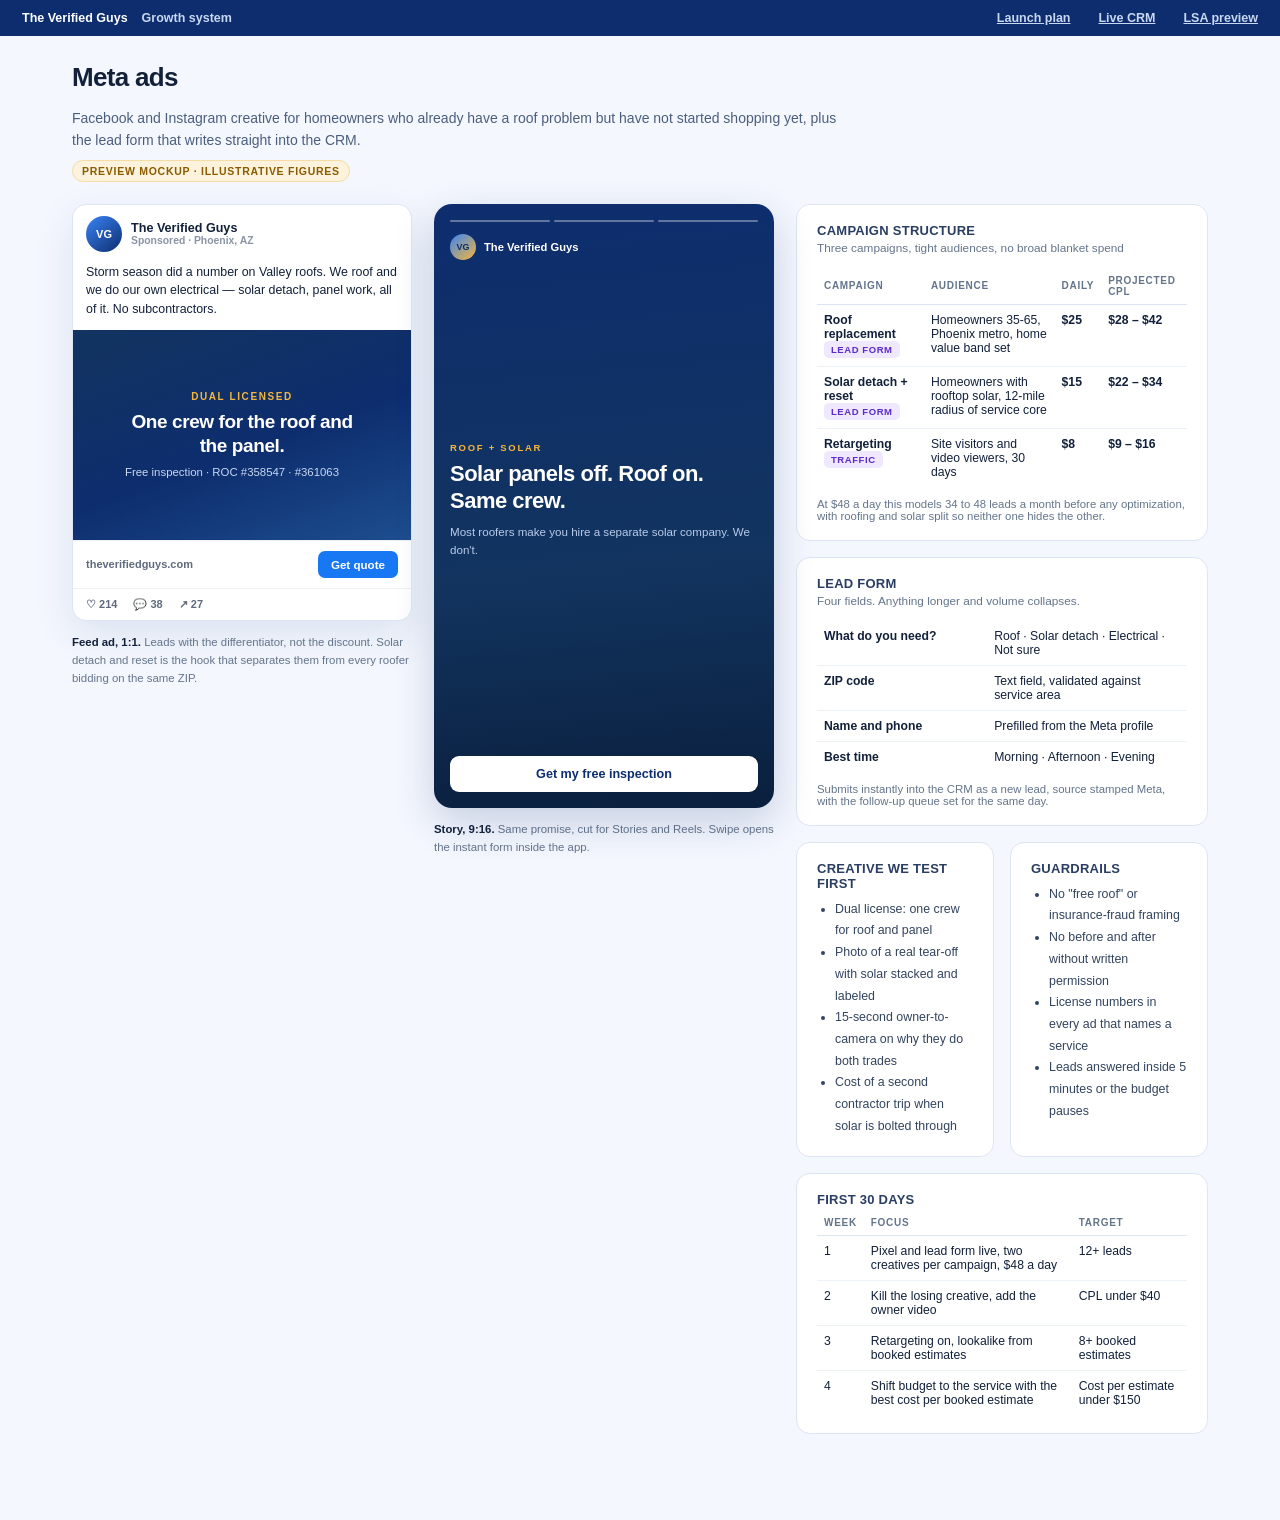
<file: meta.html>
<!DOCTYPE html>
<html lang="en">
<head>
<meta charset="utf-8">
<meta name="viewport" content="width=device-width,initial-scale=1">
<title>The Verified Guys — Meta Ads Preview</title>
<style>
:root{--navy:#0D2D6E;--blue:#3A84F6;--blue2:#1857C5;--gold:#F5B73B;--bg:#F4F7FE;--ink:#12203A;--muted:#64748B;--line:#DDE5F5}
*{box-sizing:border-box}body{margin:0;font-family:Inter,-apple-system,BlinkMacSystemFont,'Segoe UI',Roboto,sans-serif;background:var(--bg);color:var(--ink);-webkit-font-smoothing:antialiased}
.bar{background:var(--navy);color:#C9D8F2;padding:11px 22px;display:flex;align-items:center;gap:14px;font-size:12.5px;font-weight:600}
.bar b{color:#fff}.bar .sp{flex:1}.bar a{color:#C9D8F2;margin-left:14px}
.wrap{max-width:1180px;margin:0 auto;padding:26px 22px 70px}
h1{font-size:26px;letter-spacing:-.7px;margin:0 0 6px}
.lede{color:#4B5E7D;font-size:14px;max-width:780px;line-height:1.6;margin-bottom:8px}
.mock-note{display:inline-block;font-size:10.5px;font-weight:800;letter-spacing:.07em;text-transform:uppercase;color:#8A5B00;background:#FDF3DC;border:1px solid #F3DCA6;padding:4px 9px;border-radius:99px;margin-bottom:22px}
.grid{display:grid;grid-template-columns:340px 340px 1fr;gap:22px;align-items:start}
/* feed card */
.fb{background:#fff;border:1px solid var(--line);border-radius:14px;overflow:hidden;box-shadow:0 14px 40px rgba(13,45,110,.1)}
.fb .hd{display:flex;align-items:center;gap:9px;padding:11px 13px}
.fb .av{width:36px;height:36px;border-radius:50%;background:linear-gradient(140deg,var(--blue),var(--navy));display:grid;place-items:center;color:#fff;font-weight:800;font-size:11px}
.fb .nm{font-size:12.6px;font-weight:700}
.fb .meta{font-size:10.4px;color:#8A94A6;font-weight:600}
.fb .copy{padding:0 13px 11px;font-size:12.4px;line-height:1.5}
.fb .creative{height:210px;background:linear-gradient(160deg,#12345F,#0D2D6E 55%,#1D4E8F);position:relative;display:grid;place-items:center;color:#fff;text-align:center;padding:18px}
.fb .creative .k{font-size:10px;letter-spacing:.16em;text-transform:uppercase;color:#F5B73B;font-weight:800;margin-bottom:8px}
.fb .creative h3{margin:0;font-size:19px;line-height:1.25;letter-spacing:-.4px;max-width:250px}
.fb .creative p{font-size:11.4px;color:#C9D8F2;margin:9px 0 0;max-width:230px}
.fb .cta-bar{display:flex;align-items:center;justify-content:space-between;padding:10px 13px;border-top:1px solid #EDF0F5}
.fb .cta-bar .l{font-size:11px;color:#5F6B7D;font-weight:600}
.fb .cta-bar .b{background:#1877F2;color:#fff;font-size:11.6px;font-weight:700;padding:7px 13px;border-radius:7px}
.fb .eng{display:flex;gap:16px;padding:9px 13px;border-top:1px solid #EDF0F5;font-size:11px;color:#5F6B7D;font-weight:600}
/* story */
.story{width:100%;aspect-ratio:9/16;border-radius:18px;background:linear-gradient(175deg,#0D2D6E,#12345F 60%,#0A1F3D);position:relative;overflow:hidden;box-shadow:0 14px 40px rgba(13,45,110,.2);color:#fff;padding:16px;display:flex;flex-direction:column}
.story .top{display:flex;gap:4px;margin-bottom:12px}
.story .top i{flex:1;height:2.5px;background:rgba(255,255,255,.35);border-radius:2px;display:block}
.story .acct{display:flex;align-items:center;gap:8px;font-size:11.2px;font-weight:700}
.story .acct div{width:26px;height:26px;border-radius:50%;background:linear-gradient(140deg,var(--blue),var(--gold));display:grid;place-items:center;color:#0D2D6E;font-size:9px;font-weight:800}
.story .mid{margin-top:auto;margin-bottom:auto}
.story .mid .k{font-size:9.5px;letter-spacing:.18em;text-transform:uppercase;color:var(--gold);font-weight:800}
.story .mid h3{font-size:22px;line-height:1.2;letter-spacing:-.5px;margin:8px 0 0}
.story .mid p{font-size:11.6px;color:#B9CBEC;margin:9px 0 0;line-height:1.5}
.story .swipe{background:#fff;color:#0D2D6E;text-align:center;font-size:12.6px;font-weight:800;padding:11px;border-radius:9px;margin-top:16px}
/* right col */
.card{background:#fff;border:1px solid var(--line);border-radius:14px;padding:18px 20px;margin-bottom:16px}
.card h2{font-size:13px;letter-spacing:.02em;margin:0 0 3px;text-transform:uppercase;color:#2A3E63}
.card .sub{font-size:11.8px;color:var(--muted);margin-bottom:13px}
table{width:100%;border-collapse:collapse;font-size:12.2px}
th{text-align:left;font-size:10px;letter-spacing:.07em;text-transform:uppercase;color:var(--muted);padding:7px;border-bottom:1px solid var(--line)}
td{padding:8px 7px;border-bottom:1px solid #EDF1FA;font-weight:500;vertical-align:top}
td.n{font-variant-numeric:tabular-nums;font-weight:700}
tr:last-child td{border-bottom:0}
ul{margin:8px 0 0;padding-left:18px;font-size:12.4px;line-height:1.75;color:#33445F}
.two{display:grid;grid-template-columns:1fr 1fr;gap:16px}
.pill{display:inline-block;font-size:9.5px;font-weight:800;letter-spacing:.06em;text-transform:uppercase;padding:3px 7px;border-radius:5px;background:#EFE8FE;color:#5B2CC9}
</style>
</head>
<body>
<div class="bar"><b>The Verified Guys</b><span>Growth system</span><span class="sp"></span><a href="launch.html">Launch plan</a><a href="ops-console-4f9k2.html">Live CRM</a><a href="lsa.html">LSA preview</a></div>
<div class="wrap">
  <h1>Meta ads</h1>
  <p class="lede">Facebook and Instagram creative for homeowners who already have a roof problem but have not started shopping yet, plus the lead form that writes straight into the CRM.</p>
  <div class="mock-note">Preview mockup · illustrative figures</div>

  <div class="grid">
    <div>
      <div class="fb">
        <div class="hd"><div class="av">VG</div><div><div class="nm">The Verified Guys</div><div class="meta">Sponsored · Phoenix, AZ</div></div></div>
        <div class="copy">Storm season did a number on Valley roofs. We roof and we do our own electrical — solar detach, panel work, all of it. No subcontractors.</div>
        <div class="creative">
          <div>
            <div class="k">Dual licensed</div>
            <h3>One crew for the roof and the panel.</h3>
            <p>Free inspection · ROC #358547 · #361063</p>
          </div>
        </div>
        <div class="cta-bar"><div class="l">theverifiedguys.com</div><div class="b">Get quote</div></div>
        <div class="eng"><span>♡ 214</span><span>💬 38</span><span>↗ 27</span></div>
      </div>
      <div style="font-size:11.4px;color:#64748B;margin-top:12px;line-height:1.6"><b style="color:#12203A">Feed ad, 1:1.</b> Leads with the differentiator, not the discount. Solar detach and reset is the hook that separates them from every roofer bidding on the same ZIP.</div>
    </div>

    <div>
      <div class="story">
        <div class="top"><i></i><i></i><i></i></div>
        <div class="acct"><div>VG</div> The Verified Guys</div>
        <div class="mid">
          <div class="k">Roof + solar</div>
          <h3>Solar panels off. Roof on. Same crew.</h3>
          <p>Most roofers make you hire a separate solar company. We don't.</p>
        </div>
        <div class="swipe">Get my free inspection</div>
      </div>
      <div style="font-size:11.4px;color:#64748B;margin-top:12px;line-height:1.6"><b style="color:#12203A">Story, 9:16.</b> Same promise, cut for Stories and Reels. Swipe opens the instant form inside the app.</div>
    </div>

    <div>
      <div class="card">
        <h2>Campaign structure</h2>
        <div class="sub">Three campaigns, tight audiences, no broad blanket spend</div>
        <table>
          <tr><th>Campaign</th><th>Audience</th><th>Daily</th><th>Projected CPL</th></tr>
          <tr><td><b>Roof replacement</b> <span class="pill">Lead form</span></td><td>Homeowners 35-65, Phoenix metro, home value band set</td><td class="n">$25</td><td class="n">$28 – $42</td></tr>
          <tr><td><b>Solar detach + reset</b> <span class="pill">Lead form</span></td><td>Homeowners with rooftop solar, 12-mile radius of service core</td><td class="n">$15</td><td class="n">$22 – $34</td></tr>
          <tr><td><b>Retargeting</b> <span class="pill">Traffic</span></td><td>Site visitors and video viewers, 30 days</td><td class="n">$8</td><td class="n">$9 – $16</td></tr>
        </table>
        <div style="font-size:11.4px;color:#64748B;margin-top:11px">At $48 a day this models 34 to 48 leads a month before any optimization, with roofing and solar split so neither one hides the other.</div>
      </div>

      <div class="card">
        <h2>Lead form</h2>
        <div class="sub">Four fields. Anything longer and volume collapses.</div>
        <table>
          <tr><td style="width:46%"><b>What do you need?</b></td><td>Roof · Solar detach · Electrical · Not sure</td></tr>
          <tr><td><b>ZIP code</b></td><td>Text field, validated against service area</td></tr>
          <tr><td><b>Name and phone</b></td><td>Prefilled from the Meta profile</td></tr>
          <tr><td><b>Best time</b></td><td>Morning · Afternoon · Evening</td></tr>
        </table>
        <div style="font-size:11.4px;color:#64748B;margin-top:11px">Submits instantly into the CRM as a new lead, source stamped Meta, with the follow-up queue set for the same day.</div>
      </div>

      <div class="two">
        <div class="card">
          <h2>Creative we test first</h2>
          <ul>
            <li>Dual license: one crew for roof and panel</li>
            <li>Photo of a real tear-off with solar stacked and labeled</li>
            <li>15-second owner-to-camera on why they do both trades</li>
            <li>Cost of a second contractor trip when solar is bolted through</li>
          </ul>
        </div>
        <div class="card">
          <h2>Guardrails</h2>
          <ul>
            <li>No "free roof" or insurance-fraud framing</li>
            <li>No before and after without written permission</li>
            <li>License numbers in every ad that names a service</li>
            <li>Leads answered inside 5 minutes or the budget pauses</li>
          </ul>
        </div>
      </div>

      <div class="card">
        <h2>First 30 days</h2>
        <table>
          <tr><th>Week</th><th>Focus</th><th>Target</th></tr>
          <tr><td>1</td><td>Pixel and lead form live, two creatives per campaign, $48 a day</td><td>12+ leads</td></tr>
          <tr><td>2</td><td>Kill the losing creative, add the owner video</td><td>CPL under $40</td></tr>
          <tr><td>3</td><td>Retargeting on, lookalike from booked estimates</td><td>8+ booked estimates</td></tr>
          <tr><td>4</td><td>Shift budget to the service with the best cost per booked estimate</td><td>Cost per estimate under $150</td></tr>
        </table>
      </div>
    </div>
  </div>
</div>
</body>
</html>
</file>
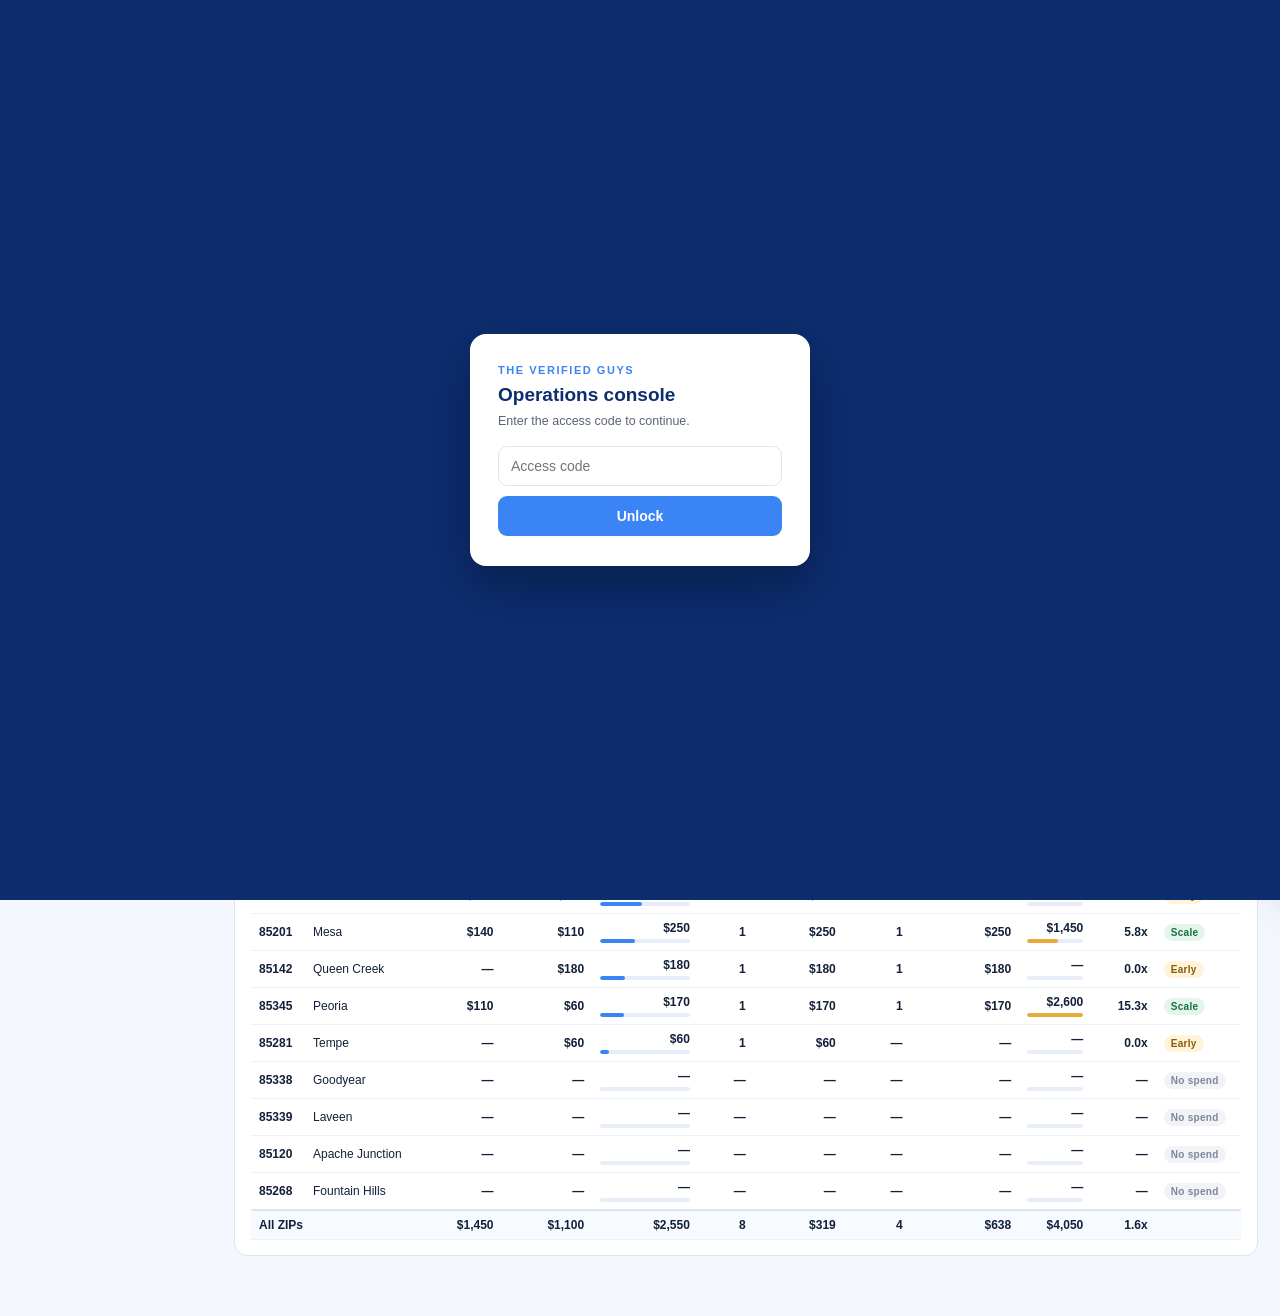
<file: ops-console-4f9k2.html>
<!DOCTYPE html>
<html lang="en">
<head>
<meta charset="utf-8">
<meta name="viewport" content="width=device-width,initial-scale=1">
<title>The Verified Guys — Live CRM</title>
<style>
:root{--navy:#0D2D6E;--blue:#3A84F6;--blue2:#1857C5;--gold:#F5B73B;--bg:#F4F7FE;--card:#fff;--ink:#12203A;--muted:#64748B;--line:#DDE5F5;--green:#12A150;--red:#DC2B2B}
*{box-sizing:border-box}
body{margin:0;font-family:Inter,-apple-system,BlinkMacSystemFont,'Segoe UI',Roboto,sans-serif;background:var(--bg);color:var(--ink);-webkit-font-smoothing:antialiased}
a{color:inherit;text-decoration:none}
.wrap{display:flex;min-height:100vh}
/* rail */
.rail{width:212px;background:var(--navy);color:#C9D8F2;padding:18px 14px;flex:0 0 212px;display:flex;flex-direction:column;gap:4px;position:sticky;top:0;height:100vh}
.rail .logo{display:flex;align-items:center;gap:9px;padding:4px 6px 16px}
.rail .logo b{color:#fff;font-size:14px;letter-spacing:-.2px;line-height:1.15}
.rail .logo span{display:block;font-size:9.5px;color:#8FA9D4;font-weight:600;letter-spacing:.08em;text-transform:uppercase}
.mark{width:30px;height:30px;border-radius:8px;background:linear-gradient(140deg,var(--blue),var(--gold));display:grid;place-items:center;font-weight:800;color:#0D2D6E;font-size:13px}
.navi{display:flex;align-items:center;gap:9px;padding:9px 11px;border-radius:9px;font-size:12.6px;font-weight:600;color:#B9CBEC;cursor:pointer;transition:.15s}
.navi:hover{background:rgba(255,255,255,.07);color:#fff}
.navi.on{background:#fff;color:var(--navy)}
.rail .foot{margin-top:auto;font-size:10.5px;color:#7E97C4;line-height:1.5;padding:10px 8px}
.rail .foot b{color:#C9D8F2}
/* main */
main{flex:1;min-width:0}
.top{background:#fff;border-bottom:1px solid var(--line);padding:13px 22px;display:flex;align-items:center;gap:14px;position:sticky;top:0;z-index:20}
.top h1{font-size:15.5px;margin:0;letter-spacing:-.2px}
.top .crumb{font-size:11.5px;color:var(--muted);font-weight:600}
.pill{font-size:10.5px;font-weight:800;letter-spacing:.06em;text-transform:uppercase;padding:4px 9px;border-radius:99px;background:#E6F6EC;color:#0B7A3C;border:1px solid #BFE6CE}
.spacer{flex:1}
.btn{border:0;border-radius:9px;padding:9px 14px;font-size:12.4px;font-weight:700;cursor:pointer;font-family:inherit}
.btn.primary{background:var(--blue);color:#fff;box-shadow:0 4px 12px rgba(58,132,246,.28)}
.btn.primary:hover{background:var(--blue2)}
.btn.ghost{background:#fff;border:1px solid var(--line);color:var(--ink)}
.btn.gold{background:var(--gold);color:#3A2A05}
.pad{padding:20px 22px 60px}
/* kpis */
.kpis{display:grid;grid-template-columns:repeat(5,1fr);gap:12px;margin-bottom:16px}
.kpi{background:#fff;border:1px solid var(--line);border-radius:13px;padding:13px 14px}
.kpi .l{font-size:10.4px;font-weight:700;letter-spacing:.07em;text-transform:uppercase;color:var(--muted)}
.kpi .v{font-size:23px;font-weight:800;letter-spacing:-.7px;margin-top:5px}
.kpi .d{font-size:11px;font-weight:600;color:var(--green);margin-top:3px}
.kpi .d.warn{color:#B45309}
/* grid */
.grid{display:grid;grid-template-columns:1fr 320px;gap:14px;align-items:start}
.card{background:#fff;border:1px solid var(--line);border-radius:13px;padding:15px 16px}
.card h2{font-size:12.2px;margin:0 0 3px;letter-spacing:-.1px}
.card .sub{font-size:11px;color:var(--muted);margin-bottom:11px;font-weight:500}
/* kanban */
.kan{display:grid;grid-template-columns:repeat(4,1fr);gap:10px}
.col{background:#EEF3FD;border:1px solid var(--line);border-radius:11px;padding:9px;min-height:120px}
.col h3{margin:0 0 8px;font-size:10.6px;letter-spacing:.07em;text-transform:uppercase;color:#3D5480;display:flex;justify-content:space-between}
.col h3 span{background:#fff;border-radius:6px;padding:1px 6px;font-size:10px;color:var(--muted)}
.lead{background:#fff;border:1px solid var(--line);border-radius:9px;padding:9px 10px;margin-bottom:7px;cursor:pointer;transition:.15s;box-shadow:0 1px 2px rgba(13,45,110,.04)}
.lead:hover{transform:translateY(-1px);box-shadow:0 5px 14px rgba(13,45,110,.1);border-color:#BFD3F5}
.lead b{font-size:12.2px;display:block;letter-spacing:-.1px}
.lead .m{font-size:10.6px;color:var(--muted);margin-top:2px;font-weight:600}
.lead .tag{display:inline-block;font-size:9.4px;font-weight:800;letter-spacing:.05em;text-transform:uppercase;padding:2px 6px;border-radius:5px;margin-top:6px}
.tag.LSA{background:#E7F0FE;color:#1857C5}
.tag.Meta{background:#EFE8FE;color:#5B2CC9}
.tag.Google{background:#E9F7EE;color:#0B7A3C}
.tag.Referral{background:#FDF3DC;color:#8A5B00}
.lead.new{animation:pop .5s ease}
@keyframes pop{from{opacity:0;transform:scale(.96)}to{opacity:1;transform:none}}
/* table */
table{width:100%;border-collapse:collapse;font-size:11.6px}
th{text-align:left;font-size:9.8px;letter-spacing:.07em;text-transform:uppercase;color:var(--muted);padding:6px 7px;border-bottom:1px solid var(--line)}
td{padding:7px;border-bottom:1px solid #EDF1FA;font-weight:500}
td.n{font-variant-numeric:tabular-nums;font-weight:700}
tr:last-child td{border-bottom:0}
.bar{height:6px;border-radius:99px;background:#E8EEFA;overflow:hidden;margin-top:4px}
.bar i{display:block;height:100%;background:linear-gradient(90deg,var(--blue),var(--gold))}
/* drawer */
.scrim{position:fixed;inset:0;background:rgba(9,24,54,.42);opacity:0;pointer-events:none;transition:.2s;z-index:40}
.scrim.on{opacity:1;pointer-events:auto}
.drawer{position:fixed;top:0;right:-430px;width:410px;height:100vh;background:#fff;z-index:50;transition:.26s cubic-bezier(.4,0,.2,1);box-shadow:-18px 0 44px rgba(9,24,54,.18);display:flex;flex-direction:column}
.drawer.on{right:0}
.drawer .dh{padding:16px 18px;border-bottom:1px solid var(--line);display:flex;align-items:flex-start;gap:10px}
.drawer .dh h3{margin:0;font-size:15px;letter-spacing:-.2px}
.drawer .dh .m{font-size:11.4px;color:var(--muted);margin-top:3px;font-weight:600}
.x{margin-left:auto;border:0;background:#F1F5FD;width:28px;height:28px;border-radius:8px;cursor:pointer;font-size:15px;color:#41546F}
.db{padding:16px 18px;overflow:auto;flex:1}
.dsec{margin-bottom:16px}
.dsec .lb{font-size:9.8px;font-weight:800;letter-spacing:.08em;text-transform:uppercase;color:var(--muted);margin-bottom:6px}
.chips{display:flex;flex-wrap:wrap;gap:6px}
.chip{font-size:11px;font-weight:700;padding:6px 10px;border-radius:8px;border:1px solid var(--line);background:#F7FAFF;cursor:pointer}
.chip.on{background:var(--navy);color:#fff;border-color:var(--navy)}
textarea{width:100%;min-height:74px;border:1px solid var(--line);border-radius:9px;padding:9px;font-family:inherit;font-size:12.2px;resize:vertical}
input[type=date],select{width:100%;border:1px solid var(--line);border-radius:9px;padding:8px 9px;font-family:inherit;font-size:12.2px;background:#fff}
.log{font-size:11.6px;color:#41546F;border-left:2px solid var(--line);padding:0 0 0 10px;margin-bottom:8px;line-height:1.5}
.log b{color:var(--ink)}
.df{padding:13px 18px;border-top:1px solid var(--line);display:flex;gap:8px}
/* toast */
.toast{position:fixed;left:50%;transform:translate(-50%,20px);bottom:26px;background:var(--navy);color:#fff;padding:11px 16px;border-radius:11px;font-size:12.4px;font-weight:600;opacity:0;pointer-events:none;transition:.25s;z-index:60;box-shadow:0 12px 30px rgba(9,24,54,.3)}
.toast.on{opacity:1;transform:translate(-50%,0)}
@media(max-width:1080px){.kpis{grid-template-columns:repeat(2,1fr)}.grid{grid-template-columns:1fr}.kan{grid-template-columns:repeat(2,1fr)}.rail{display:none}}

  #zips{overflow-x:auto}
  #ziptbl{width:100%;border-collapse:collapse;min-width:860px}
  #ziptbl th{font-size:9.5px;text-transform:uppercase;letter-spacing:.06em;color:#6E7D99;text-align:left;padding:6px 8px;border-bottom:1px solid var(--line);white-space:nowrap}
  #ziptbl td{padding:7px 8px;border-bottom:1px solid #EDF1F9;font-size:12px;vertical-align:middle}
  #ziptbl td.n{text-align:right;white-space:nowrap;font-variant-numeric:tabular-nums}
  #ziptbl tr.tot td{border-top:2px solid var(--line);background:#F7FAFF;font-weight:700}
  #ziptbl .bar{height:4px;background:#E7EDF9;border-radius:3px;margin-top:4px;overflow:hidden;min-width:46px}
  #ziptbl .bar i{display:block;height:100%;background:var(--blue);border-radius:3px}
  #ziptbl .bar.gold i{background:#E9A93B}
  .vchip{display:inline-block;font-size:10px;font-weight:800;letter-spacing:.03em;padding:3px 7px;border-radius:99px;white-space:nowrap}
  .vchip.good{background:#E4F6EC;color:#14713F}
  .vchip.mid{background:#FFF3DC;color:#8A5B00}
  .vchip.book{background:#E9EFFC;color:#1B4BA8}
  .vchip.idle{background:#F1F3F7;color:#7C879C}
  .vchip.bad{background:#FDE8E8;color:#A3282B}
</style>
</head>
<body>
<div id="vgGate" style="position:fixed;inset:0;z-index:99999;background:#0D2D6E;display:flex;align-items:center;justify-content:center;font-family:-apple-system,Segoe UI,Helvetica,Arial,sans-serif">
  <div style="background:#fff;border-radius:16px;padding:30px 28px;max-width:340px;width:90%;box-shadow:0 20px 50px rgba(0,0,0,.3)">
    <div style="font-size:11px;letter-spacing:.14em;text-transform:uppercase;color:#3A84F6;font-weight:800;margin-bottom:8px">The Verified Guys</div>
    <div style="font-size:19px;font-weight:800;color:#0D2D6E;margin-bottom:6px">Operations console</div>
    <div style="font-size:12.5px;color:#5A6478;line-height:1.5;margin-bottom:16px">Enter the access code to continue.</div>
    <input id="vgCode" type="password" autocomplete="off" style="width:100%;padding:11px 12px;border:1px solid #DDE5F5;border-radius:9px;font-size:14px;margin-bottom:10px" placeholder="Access code">
    <button onclick="vgUnlock()" style="width:100%;padding:12px;border:0;border-radius:9px;background:#3A84F6;color:#fff;font-size:14px;font-weight:800;cursor:pointer">Unlock</button>
    <div id="vgErr" style="color:#C33E47;font-size:12px;margin-top:10px;display:none">That code is not right.</div>
  </div>
</div>
<script>
(function(){
  var HASH='17e6277e2e4df142090c7d88cd062f1849decc7578acc23979b5920d83500400';
  function sha(s){return crypto.subtle.digest('SHA-256',new TextEncoder().encode(s)).then(function(b){
    return Array.from(new Uint8Array(b)).map(function(x){return x.toString(16).padStart(2,'0')}).join('');});}
  window.vgUnlock=function(){
    var v=(document.getElementById('vgCode')||{}).value||'';
    sha(v).then(function(d){
      if(d===HASH){sessionStorage.setItem('vg_ok','1');document.getElementById('vgGate').remove();}
      else{document.getElementById('vgErr').style.display='block';}
    });
  };
  document.addEventListener('keydown',function(e){if(e.key==='Enter'){var i=document.getElementById('vgCode');if(i)window.vgUnlock();}});
  if(sessionStorage.getItem('vg_ok')==='1'){var g=document.getElementById('vgGate');if(g)g.remove();}
})();
</script>

<div class="wrap">
  <aside class="rail">
    <div class="logo"><div class="mark">VG</div><div><b>The Verified Guys</b><span>Client portal</span></div></div>
    <a class="navi on" href="ops-console-4f9k2.html">◎ Pipeline</a>
    <a class="navi" href="#channels">◇ Channels</a>
    <a class="navi" href="#zips">▦ Spend by ZIP</a>
    <a class="navi" href="lsa.html">◉ LSA mock</a>
    <a class="navi" href="meta.html">◉ Meta mock</a>
    <a class="navi" href="launch.html">▤ Launch plan</a>
    <a class="navi" href="index.html">↗ Main site</a>
    <div class="foot"><b>Live demo workspace</b><br>Data is stored in this browser. Nothing here touches production until you approve launch.</div>
  </aside>

  <main>
    <div class="top">
      <div>
        <div class="crumb">Operations · Phoenix metro</div>
        <h1>Pipeline</h1>
      </div>
      <span class="pill">Live</span>
      <div class="spacer"></div>
      <button class="btn ghost" onclick="exportCsv()">Export CSV</button>
      <button class="btn primary" onclick="simulateLead()">Simulate inbound lead</button>
    </div>

    <div class="pad">
      <div class="kpis" id="kpis"></div>

      <div class="grid">
        <div class="card">
          <h2>Pipeline</h2>
          <div class="sub">Click a lead to open it. Change stage, log a call, set the next follow-up.</div>
          <div class="kan" id="kan"></div>
        </div>

        <div style="display:flex;flex-direction:column;gap:14px">
          <div class="card" id="channels">
            <h2>Channel performance</h2>
            <div class="sub">Month to date. LSA and Meta are modeled on the plans in this kit.</div>
            <table id="chan"></table>
          </div>
          <div class="card">
            <h2>Follow-up queue</h2>
            <div class="sub">Due today or overdue</div>
            <div id="queue"></div>
          </div>
        </div>
      </div>

      <div class="card" id="zips" style="margin-top:14px">
        <h2>Ad spend by ZIP code</h2>
        <div class="sub">Month to date · spend split across LSA and Meta and matched to the ZIP on each lead. Click any column header to sort.</div>
        <table id="ziptbl"></table>
      </div>
    </div>
  </main>
</div>

<div class="scrim" id="scrim" onclick="closeDrawer()"></div>
<div class="drawer" id="drawer">
  <div class="dh">
    <div>
      <h3 id="d-name">Lead</h3>
      <div class="m" id="d-meta"></div>
    </div>
    <button class="x" onclick="closeDrawer()">✕</button>
  </div>
  <div class="db">
    <div class="dsec"><div class="lb">Stage</div><div class="chips" id="d-stages"></div></div>
    <div class="dsec"><div class="lb">Next follow-up</div><input type="date" id="d-date" onchange="saveDate()"></div>
    <div class="dsec"><div class="lb">Add note</div><textarea id="d-note" placeholder="Called, left voicemail about the inspection window…"></textarea>
      <div style="display:flex;gap:7px;margin-top:8px">
        <button class="btn primary" onclick="addNote('Note')">Save note</button>
        <button class="btn ghost" onclick="addNote('Call')">Log call</button>
        <button class="btn ghost" onclick="addNote('Text')">Log text</button>
      </div>
    </div>
    <div class="dsec"><div class="lb">Activity</div><div id="d-log"></div></div>
  </div>
  <div class="df"><button class="btn gold" style="flex:1" onclick="advance()">Move to next stage</button></div>
</div>
<div class="toast" id="toast"></div>

<script>
const STAGES=['New','Contacted','Estimate','Won'];
const SEED=[
 {id:1,name:'Marcus Hale',area:'Ahwatukee',ch:'LSA',svc:'Roof replacement · solar detach/reset',val:18400,stage:'New',fu:today(),notes:[{t:'Lead came in from Local Services, 7:42am',k:'System',d:today()}]},
 {id:2,name:'Danielle Ortiz',area:'Gilbert',ch:'Meta',svc:'Roof + solar quote',val:22600,stage:'New',fu:today(),notes:[{t:'Clicked Instagram lead form, requested evening call',k:'System',d:today()}]},
 {id:3,name:'Ray Whitfield',area:'Chandler',ch:'LSA',svc:'Panel upgrade',val:4200,stage:'Contacted',fu:tomorrow(),notes:[{t:'Spoke with homeowner, wants estimate Friday',k:'Call',d:today()}]},
 {id:4,name:'Priya Raman',area:'Scottsdale',ch:'Referral',svc:'Full roof, tile',val:31500,stage:'Estimate',fu:inDays(2),notes:[{t:'Estimate delivered, reviewing with spouse',k:'Note',d:today()}]},
 {id:5,name:'Tom & Alyssa Beck',area:'Queen Creek',ch:'Meta',svc:'Roof replacement',val:19750,stage:'Estimate',fu:tomorrow(),notes:[{t:'Insurance adjuster scheduled Thursday',k:'Note',d:today()}]},
 {id:6,name:'Gil Marquez',area:'Mesa',ch:'Google',svc:'Roof repair',val:1450,stage:'Won',fu:'',notes:[{t:'Signed, deposit collected',k:'Note',d:today()}]},
 {id:7,name:'Sandra Coyne',area:'Peoria',ch:'LSA',svc:'Solar detach/reset',val:2600,stage:'Won',fu:'',notes:[{t:'Paid in full',k:'Note',d:today()}]},
 {id:8,name:'Derrick Nash',area:'Tempe',ch:'Meta',svc:'Electrical panel + roof',val:8900,stage:'Contacted',fu:inDays(3),notes:[{t:'Left voicemail, texted intro',k:'Text',d:today()}]}
];
const CHAN=[{k:'LSA',spend:1450,proj:true},{k:'Meta',spend:1100,proj:true},{k:'Google',spend:620,proj:false},{k:'Referral',spend:0,proj:false}];
const ZIPMAP={Ahwatukee:'85048',Gilbert:'85234',Chandler:'85225',Scottsdale:'85251','Queen Creek':'85142',Mesa:'85201',Peoria:'85345',Tempe:'85281','Apache Junction':'85120',Goodyear:'85338',Laveen:'85339','Fountain Hills':'85268'};
const ZIPS=[
 {zip:'85251',area:'Scottsdale',lsa:460,meta:180},
 {zip:'85234',area:'Gilbert',lsa:310,meta:240},
 {zip:'85225',area:'Chandler',lsa:250,meta:150},
 {zip:'85048',area:'Ahwatukee',lsa:180,meta:120},
 {zip:'85201',area:'Mesa',lsa:140,meta:110},
 {zip:'85142',area:'Queen Creek',lsa:0,meta:180},
 {zip:'85345',area:'Peoria',lsa:110,meta:60},
 {zip:'85281',area:'Tempe',lsa:0,meta:60},
 {zip:'85338',area:'Goodyear',lsa:0,meta:0},
 {zip:'85339',area:'Laveen',lsa:0,meta:0},
 {zip:'85120',area:'Apache Junction',lsa:0,meta:0},
 {zip:'85268',area:'Fountain Hills',lsa:0,meta:0}
];


function today(){return new Date().toISOString().slice(0,10)}
function tomorrow(){return inDays(1)}
function inDays(n){const d=new Date();d.setDate(d.getDate()+n);return d.toISOString().slice(0,10)}
function load(){try{const s=localStorage.getItem('vg_crm_v2');if(s)return JSON.parse(s)}catch(e){}return JSON.parse(JSON.stringify(SEED))}
function save(){localStorage.setItem('vg_crm_v2',JSON.stringify(leads))}
let leads=load(), active=null;
leads.forEach(l=>{l.zip=l.zip||ZIPMAP[l.area]||'—'});

function money(n){return '$'+n.toLocaleString('en-US')}

function renderKpis(){
  const mtd=leads.length;
  const est=leads.filter(l=>['Estimate','Won'].includes(l.stage));
  const won=leads.filter(l=>l.stage==='Won');
  const pipe=leads.filter(l=>l.stage!=='Won').reduce((s,l)=>s+l.val,0);
  const rev=won.reduce((s,l)=>s+l.val,0);
  const spend=CHAN.reduce((s,c)=>s+c.spend,0);
  const cpl=spend/Math.max(mtd,1);
  const close=mtd?Math.round(won.length/mtd*100):0;
  document.getElementById('kpis').innerHTML=`
  <div class="kpi"><div class="l">Leads MTD</div><div class="v">${mtd}</div><div class="d">${leads.filter(l=>l.fu&&l.fu<=today()).length} need follow-up</div></div>
  <div class="kpi"><div class="l">Estimates booked</div><div class="v">${est.length}</div><div class="d">${Math.round(est.length/mtd*100)}% of leads</div></div>
  <div class="kpi"><div class="l">Open pipeline</div><div class="v">${money(pipe)}</div><div class="d">Across ${leads.filter(l=>l.stage!=='Won').length} live leads</div></div>
  <div class="kpi"><div class="l">Closed won</div><div class="v">${money(rev)}</div><div class="d">${close}% close rate</div></div>
  <div class="kpi"><div class="l">Blended CPL</div><div class="v">$${Math.round(cpl)}</div><div class="d warn">${money(spend)} spend MTD</div></div>`;
}

function renderKan(){
  const k=document.getElementById('kan');
  k.innerHTML=STAGES.map(st=>{
    const items=leads.filter(l=>l.stage===st);
    return `<div class="col"><h3>${st}<span>${items.length}</span></h3>
      ${items.map(l=>`<div class="lead ${l.fresh?'new':''}" onclick="openLead(${l.id})">
        <b>${l.name}</b><div class="m">${l.area} · ${money(l.val)}</div>
        <span class="tag ${l.ch}">${l.ch}</span>
        ${l.fu?`<div class="m" style="margin-top:6px">↻ ${l.fu===today()?'Today':l.fu}</div>`:''}
      </div>`).join('')||'<div class="m" style="font-size:10.5px;color:#8B9AB5;padding:6px 2px">Nothing here</div>'}
    </div>`;
  }).join('');
  leads.forEach(l=>delete l.fresh);
}

function renderChan(){
  const rows=CHAN.map(c=>{
    const ls=leads.filter(l=>l.ch===c.k);
    const cpl=ls.length?(c.spend/ls.length):0;
    const won=ls.filter(l=>l.stage==='Won').reduce((s,l)=>s+l.val,0);
    const roi=c.spend?(won/c.spend).toFixed(1)+'x':'—';
    const max=Math.max(...CHAN.map(x=>x.spend),1);
    return `<tr><td><b>${c.k}</b>${c.proj?' <span style="font-size:9px;color:#8A5B00;font-weight:800">MODELED</span>':''}</td>
      <td class="n">${money(c.spend)}<div class="bar"><i style="width:${c.spend/max*100}%"></i></div></td>
      <td class="n">${ls.length}</td><td class="n">${cpl?money(Math.round(cpl)):'—'}</td><td class="n">${won?money(won):'—'}</td><td class="n">${roi}</td></tr>`;
  }).join('');
  document.getElementById('chan').innerHTML='<tr><th>Channel</th><th>Spend</th><th>Leads</th><th>CPL</th><th>Won</th><th>ROI</th></tr>'+rows;
}

function renderQueue(){
  const q=leads.filter(l=>l.fu&&l.fu<=today()).sort((a,b)=>a.fu.localeCompare(b.fu));
  document.getElementById('queue').innerHTML=q.length?q.map(l=>`<div class="lead" onclick="openLead(${l.id})"><b>${l.name}</b><div class="m">${l.area} · ${l.svc}</div><div class="m" style="color:#B45309;font-weight:700">${l.fu<today()?'Overdue':'Due today'}</div></div>`).join(''):'<div class="m" style="font-size:11px;color:#8B9AB5">Clear for today.</div>';
}


let zsort={k:'spend',dir:-1};
function zipRows(){
  const spendByChannel=k=>ZIPS.reduce((s,z)=>s+(z[k==='LSA'?'lsa':'meta']||0),0);
  const rows=ZIPS.map(z=>{
    const ls=leads.filter(l=>l.zip===z.zip);
    const spend=(z.lsa||0)+(z.meta||0);
    const booked=ls.filter(l=>['Estimate','Won'].includes(l.stage)).length;
    const won=ls.filter(l=>l.stage==='Won').reduce((s,l)=>s+l.val,0);
    return {zip:z.zip,area:z.area,lsa:z.lsa||0,meta:z.meta||0,spend,leads:ls.length,
      cpl:ls.length?spend/ls.length:0,booked,cpb:booked?spend/booked:0,won,roas:spend?won/spend:0};
  });
  rows.sort((a,b)=>{const k=zsort.k;const av=a[k],bv=b[k];
    if(typeof av==='string')return zsort.dir*av.localeCompare(bv);
    return zsort.dir*(av-bv)});
  return rows;
}
function renderZips(){
  const rows=zipRows();
  const tot=rows.reduce((t,r)=>({lsa:t.lsa+r.lsa,meta:t.meta+r.meta,spend:t.spend+r.spend,leads:t.leads+r.leads,
    booked:t.booked+r.booked,won:t.won+r.won}),{lsa:0,meta:0,spend:0,leads:0,booked:0,won:0});
  const maxS=Math.max(...rows.map(r=>r.spend),1), maxW=Math.max(...rows.map(r=>r.won),1);
  const verdict=r=>{
    if(!r.spend&&!r.leads) return '<span class="vchip idle">No spend</span>';
    if(!r.spend) return '<span class="vchip book">Organic</span>';
    if(r.roas>=3) return '<span class="vchip good">Scale</span>';
    if(r.roas>=1) return '<span class="vchip mid">Watch</span>';
    if(!r.leads) return '<span class="vchip bad">No leads</span>';
    return '<span class="vchip mid">Early</span>';
  };
  const th=(k,l)=>`<th onclick="zset('${k}')" style="cursor:pointer">${l}${zsort.k===k?(zsort.dir<0?' ↓':' ↑'):''}</th>`;
  document.getElementById('ziptbl').innerHTML =
   '<tr>'+th('zip','ZIP')+th('area','Area')+th('lsa','LSA spend')+th('meta','Meta spend')+th('spend','Total spend')+
   th('leads','Leads')+th('cpl','Cost / lead')+th('booked','Booked')+th('cpb','Cost / booked')+th('won','Revenue')+th('roas','Return')+'<th>Reading</th></tr>'
   + rows.map(r=>`<tr>
      <td><b>${r.zip}</b></td><td>${r.area}</td>
      <td class="n">${r.lsa?money(r.lsa):'—'}</td><td class="n">${r.meta?money(r.meta):'—'}</td>
      <td class="n"><b>${r.spend?money(r.spend):'—'}</b><div class="bar"><i style="width:${r.spend/maxS*100}%"></i></div></td>
      <td class="n">${r.leads||'—'}</td><td class="n">${r.cpl?money(Math.round(r.cpl)):'—'}</td>
      <td class="n">${r.booked||'—'}</td><td class="n">${r.cpb?money(Math.round(r.cpb)):'—'}</td>
      <td class="n"><b>${r.won?money(r.won):'—'}</b><div class="bar gold"><i style="width:${r.won/maxW*100}%"></i></div></td>
      <td class="n">${r.spend?(r.roas?r.roas.toFixed(1)+'x':'0.0x'):(r.won?'—':'—')}</td>
      <td>${verdict(r)}</td></tr>`).join('')
   + `<tr class="tot"><td colspan="2">All ZIPs</td><td class="n">${money(tot.lsa)}</td><td class="n">${money(tot.meta)}</td>
      <td class="n"><b>${money(tot.spend)}</b></td><td class="n"><b>${tot.leads}</b></td>
      <td class="n">${tot.leads?money(Math.round(tot.spend/tot.leads)):'—'}</td><td class="n"><b>${tot.booked}</b></td>
      <td class="n">${tot.booked?money(Math.round(tot.spend/tot.booked)):'—'}</td><td class="n"><b>${money(tot.won)}</b></td>
      <td class="n">${tot.spend?(tot.won/tot.spend).toFixed(1)+'x':'—'}</td><td></td></tr>`;
}
function zset(k){zsort.dir = (zsort.k===k? -zsort.dir : -1); zsort.k=k; renderZips();}
function render(){renderKpis();renderKan();renderChan();renderQueue();renderZips();save()}

function openLead(id){
  active=leads.find(l=>l.id===id);
  document.getElementById('d-name').textContent=active.name;
  document.getElementById('d-meta').textContent=`${active.area} ${active.zip||''} · ${active.svc} · ${money(active.val)} · ${active.ch}`;
  document.getElementById('d-stages').innerHTML=STAGES.map(s=>`<div class="chip ${s===active.stage?'on':''}" onclick="setStage('${s}')">${s}</div>`).join('');
  document.getElementById('d-date').value=active.fu||'';
  document.getElementById('d-log').innerHTML=active.notes.map(n=>`<div class="log"><b>${n.k}</b> · ${n.d}<br>${n.t}</div>`).join('');
  document.getElementById('scrim').classList.add('on');
  document.getElementById('drawer').classList.add('on');
}
function closeDrawer(){document.getElementById('scrim').classList.remove('on');document.getElementById('drawer').classList.remove('on');active=null}
function setStage(s){active.stage=s;active.notes.unshift({t:'Stage changed to '+s,k:'System',d:today()});openLead(active.id);render();toast('Moved to '+s)}
function saveDate(){active.fu=document.getElementById('d-date').value;render();toast('Follow-up set')}
function addNote(kind){
  const v=document.getElementById('d-note').value.trim(); if(!v&&kind==='Note'){toast('Write a note first');return}
  active.notes.unshift({t:v||kind+' logged',k:kind,d:today()});
  document.getElementById('d-note').value='';openLead(active.id);render();toast(kind+' added');
}
function advance(){
  const i=STAGES.indexOf(active.stage);
  if(i<STAGES.length-1){active.stage=STAGES[i+1];active.notes.unshift({t:'Advanced to '+active.stage,k:'System',d:today()});openLead(active.id);render();toast('Now in '+active.stage)}
  else toast('Already closed won');
}
const NEW=[['Jenna Powell','Goodyear','LSA','Roof inspection + quote',12400],['Curtis Lang','Apache Junction','Meta','Roof replacement',16900],['Marisol Vega','Laveen','Meta','Solar detach/reset',2950],['Owen Brady','Fountain Hills','LSA','Tile roof repair',5400]];
let ni=0;
function simulateLead(){
  const n=NEW[ni++%NEW.length];
  const l={id:Date.now(),name:n[0],area:n[1],ch:n[2],svc:n[3],val:n[4],zip:ZIPMAP[n[1]]||'—',stage:'New',fu:today(),fresh:true,notes:[{t:'Inbound from '+n[2]+' — new lead captured',k:'System',d:today()}]};
  leads.unshift(l);render();toast('New '+n[2]+' lead: '+n[0]);
}
function exportCsv(){
  const rows=[['Name','Area','Channel','Service','Value','Stage','Follow-up','Notes']];
  leads.forEach(l=>rows.push([l.name,l.area,l.ch,l.svc,l.val,l.stage,l.fu||'',l.notes.map(n=>n.k+': '+n.t).join(' | ')]));
  const csv=rows.map(r=>r.map(x=>'"'+String(x).replace(/"/g,'""')+'"').join(',')).join('\n');
  const a=document.createElement('a');a.href='data:text/csv;charset=utf-8,'+encodeURIComponent(csv);a.download='verified-guys-leads.csv';a.click();
  toast('CSV exported');
}
let tt;
function toast(m){const e=document.getElementById('toast');e.textContent=m;e.classList.add('on');clearTimeout(tt);tt=setTimeout(()=>e.classList.remove('on'),2200)}
render();
</script>
</body>
</html>
</file>
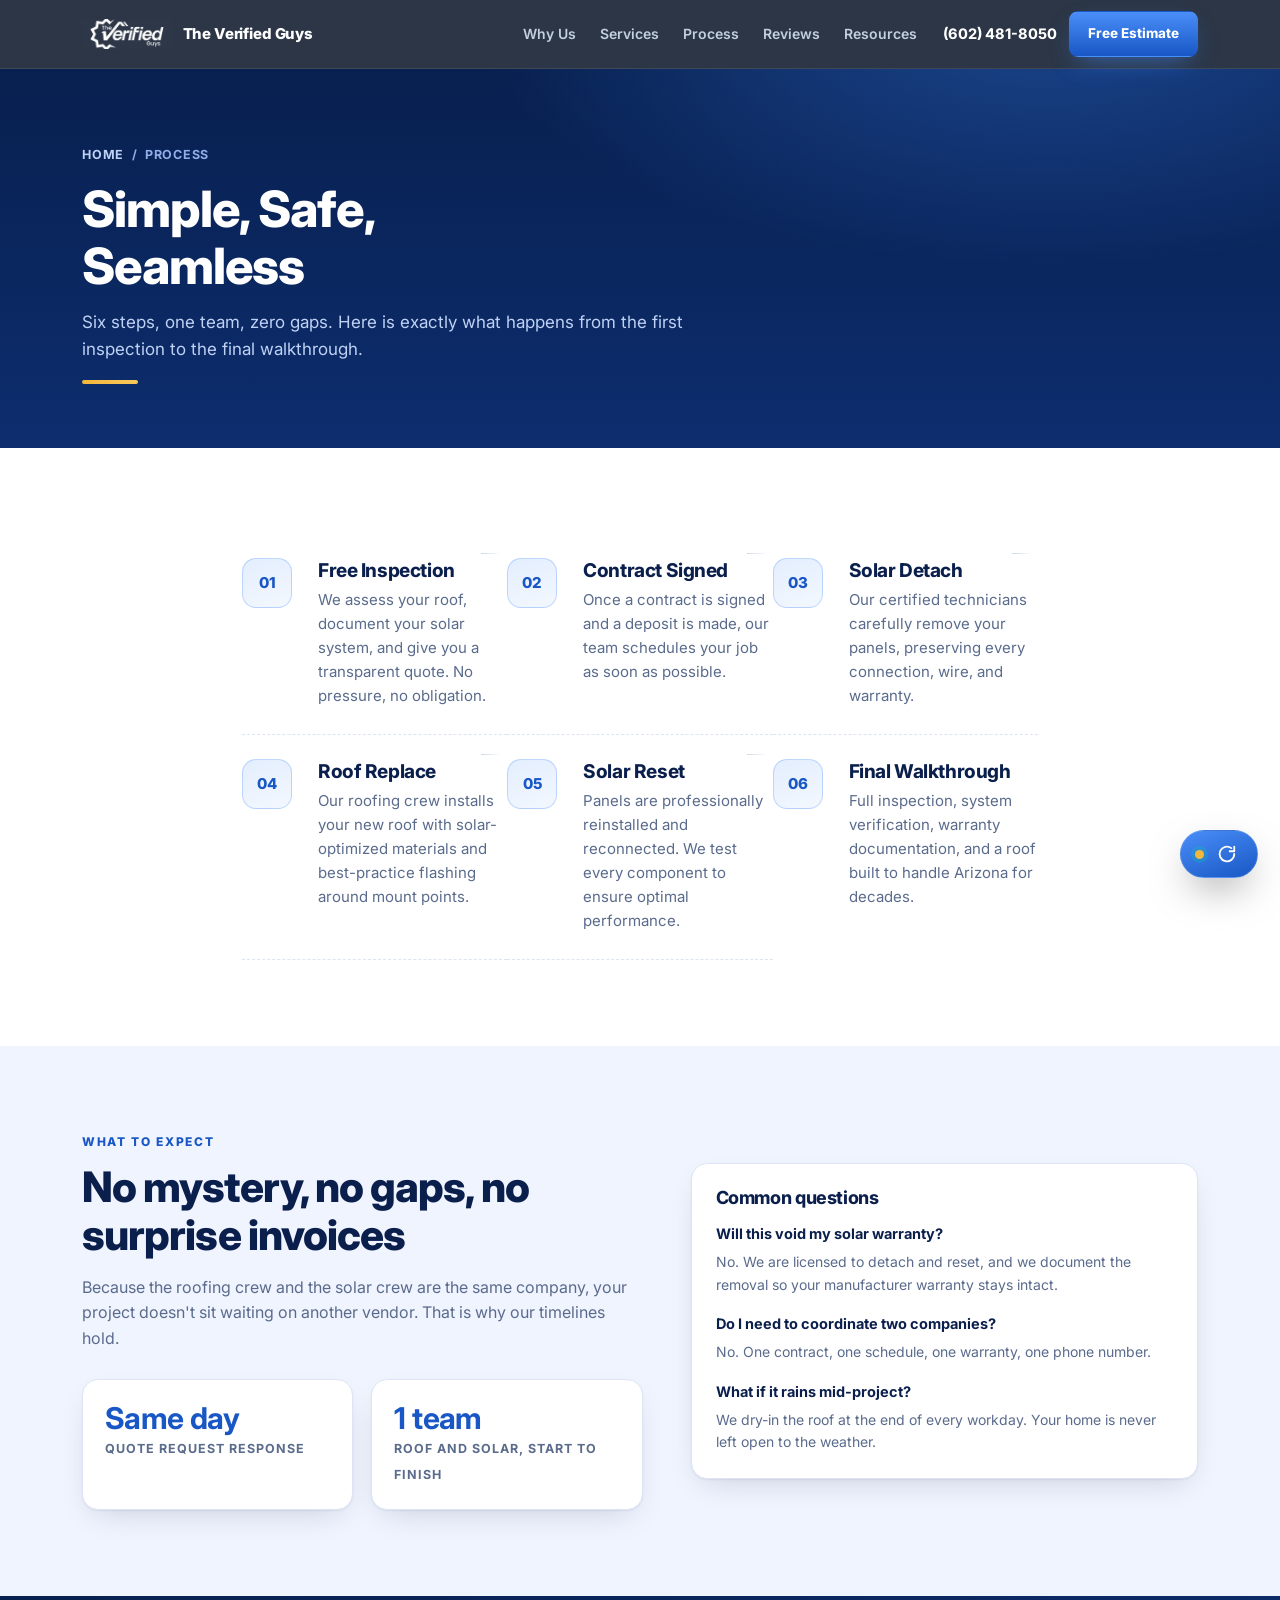
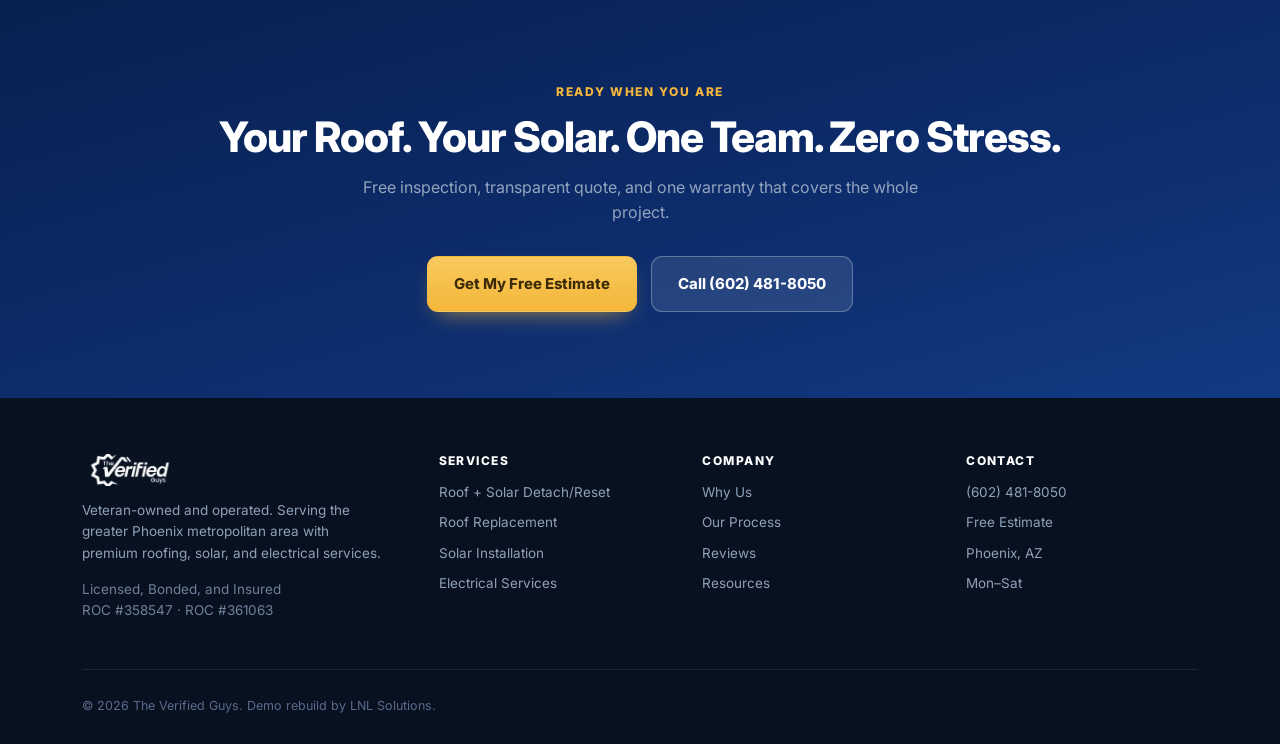
<file: process.html>
<!DOCTYPE html>
<html lang="en">
<head>
<meta charset="utf-8">
<meta name="viewport" content="width=device-width,initial-scale=1">
<title>Our Process | The Verified Guys</title>
<meta name="description" content="How The Verified Guys handles a roof replacement with solar panels.">
<link rel="preconnect" href="https://fonts.googleapis.com">
<link rel="preconnect" href="https://fonts.gstatic.com" crossorigin>
<link href="https://fonts.googleapis.com/css2?family=Inter:wght@400;500;600;700;800;900&display=swap" rel="stylesheet">
<link rel="stylesheet" href="assets/css/site.css">
<link rel="stylesheet" href="assets/css/brand.css">
</head>
<body>
<header class="nav">
  <div class="wrap nav__in">
    <a class="nav__logo" href="index.html"><img src="assets/img/logo.png" alt="The Verified Guys"> The Verified Guys</a>
    <nav class="nav__links" id="navlinks"><a href="why-us.html">Why Us</a><a href="services.html">Services</a><a href="process.html">Process</a><a href="reviews.html">Reviews</a><a href="blog.html">Resources</a></nav>
    <div class="nav__cta">
      <a class="nav__tel" href="tel:+16024818050">(602) 481-8050</a>
      <a class="btn btn--primary btn--sm" href="index.html#estimate">Free Estimate</a>
      <button class="burger" id="burger" aria-label="Menu"><span></span><span></span><span></span></button>
    </div>
  </div>
</header>
<section class="pagehead">
  <div class="wrap">
    <div class="crumbs"><a href="index.html">Home</a> &nbsp;/&nbsp; Process</div>
    <h1>Simple, Safe,<br>Seamless</h1>
    <p>Six steps, one team, zero gaps. Here is exactly what happens from the first inspection to the final walkthrough.</p>
    <div class="rule-gold"></div>
  </div>
</section>
<section class="sec">
  <div class="wrap" style="max-width:840px">
    <div class="steps">
      <div class="step"><h3>Free Inspection</h3><p>We assess your roof, document your solar system, and give you a transparent quote. No pressure, no obligation.</p></div>
      <div class="step"><h3>Contract Signed</h3><p>Once a contract is signed and a deposit is made, our team schedules your job as soon as possible.</p></div>
      <div class="step"><h3>Solar Detach</h3><p>Our certified technicians carefully remove your panels, preserving every connection, wire, and warranty.</p></div>
      <div class="step"><h3>Roof Replace</h3><p>Our roofing crew installs your new roof with solar-optimized materials and best-practice flashing around mount points.</p></div>
      <div class="step"><h3>Solar Reset</h3><p>Panels are professionally reinstalled and reconnected. We test every component to ensure optimal performance.</p></div>
      <div class="step"><h3>Final Walkthrough</h3><p>Full inspection, system verification, warranty documentation, and a roof built to handle Arizona for decades.</p></div>
    </div>
  </div>
</section>

<section class="sec sec--mist">
  <div class="wrap split">
    <div>
      <p class="eyebrow">What to expect</p>
      <h2 style="margin:12px 0 16px">No mystery, no gaps, no surprise invoices</h2>
      <p class="muted">Because the roofing crew and the solar crew are the same company, your project doesn't sit waiting on another vendor. That is why our timelines hold.</p>
      <div class="statrow" style="margin-top:28px;grid-template-columns:1fr 1fr">
        <div class="stat"><b>Same day</b><span>Quote request response</span></div>
        <div class="stat"><b>1 team</b><span>Roof and solar, start to finish</span></div>
      </div>
    </div>
    <div class="card">
      <h3 style="margin-bottom:14px">Common questions</h3>
      <p style="font-weight:700;margin-bottom:6px">Will this void my solar warranty?</p>
      <p class="muted" style="font-size:14px;margin-bottom:16px">No. We are licensed to detach and reset, and we document the removal so your manufacturer warranty stays intact.</p>
      <p style="font-weight:700;margin-bottom:6px">Do I need to coordinate two companies?</p>
      <p class="muted" style="font-size:14px;margin-bottom:16px">No. One contract, one schedule, one warranty, one phone number.</p>
      <p style="font-weight:700;margin-bottom:6px">What if it rains mid-project?</p>
      <p class="muted" style="font-size:14px;margin:0">We dry-in the roof at the end of every workday. Your home is never left open to the weather.</p>
    </div>
  </div>
</section>

<section class="sec sec--ink">
  <div class="wrap center">
    <p class="eyebrow" style="color:#F5B73B">Ready when you are</p>
    <h2 style="margin:12px 0 14px">Your Roof. Your Solar. One Team. Zero Stress.</h2>
    <p class="muted" style="max-width:580px;margin:0 auto 30px">Free inspection, transparent quote, and one warranty that covers the whole project.</p>
    <div style="display:flex;gap:14px;justify-content:center;flex-wrap:wrap">
      <a class="btn btn--gold" href="index.html#estimate">Get My Free Estimate</a>
      <a class="btn btn--ghost" href="tel:+16024818050">Call (602) 481-8050</a>
    </div>
  </div>
</section>

<footer class="ft">
  <div class="wrap">
    <div class="ft__grid">
      <div>
        <div class="ft__brand"><img src="assets/img/logo.png" alt="The Verified Guys"></div>
        <p style="margin:0;max-width:34ch">Veteran-owned and operated. Serving the greater Phoenix metropolitan area with premium roofing, solar, and electrical services.</p>
        <p class="ft__lic" style="margin-top:14px">Licensed, Bonded, and Insured<br>ROC #358547 &middot; ROC #361063</p>
      </div>
      <div><h4>Services</h4><ul>
        <li><a href="services.html">Roof + Solar Detach/Reset</a></li>
        <li><a href="services.html">Roof Replacement</a></li>
        <li><a href="services.html">Solar Installation</a></li>
        <li><a href="services.html">Electrical Services</a></li>
      </ul></div>
      <div><h4>Company</h4><ul>
        <li><a href="why-us.html">Why Us</a></li>
        <li><a href="process.html">Our Process</a></li>
        <li><a href="reviews.html">Reviews</a></li>
        <li><a href="blog.html">Resources</a></li>
      </ul></div>
      <div><h4>Contact</h4><ul>
        <li><a href="tel:+16024818050">(602) 481-8050</a></li>
        <li><a href="index.html#estimate">Free Estimate</a></li>
        <li>Phoenix, AZ</li>
        <li>Mon&ndash;Sat</li>
      </ul></div>
    </div>
    <p class="muted" style="margin:26px 0 0;font-size:12.5px">&copy; 2026 The Verified Guys. Demo rebuild by LNL Solutions.</p>
  </div>
</footer>
  <script src="assets/js/vg-chat.js"></script>
  <script>
    (function(){ var b=document.getElementById('burger'), n=document.getElementById('navlinks');
      if(b&&n) b.addEventListener('click', function(){ n.classList.toggle('open'); }); })();
  </script>
</body>
</html>
</file>
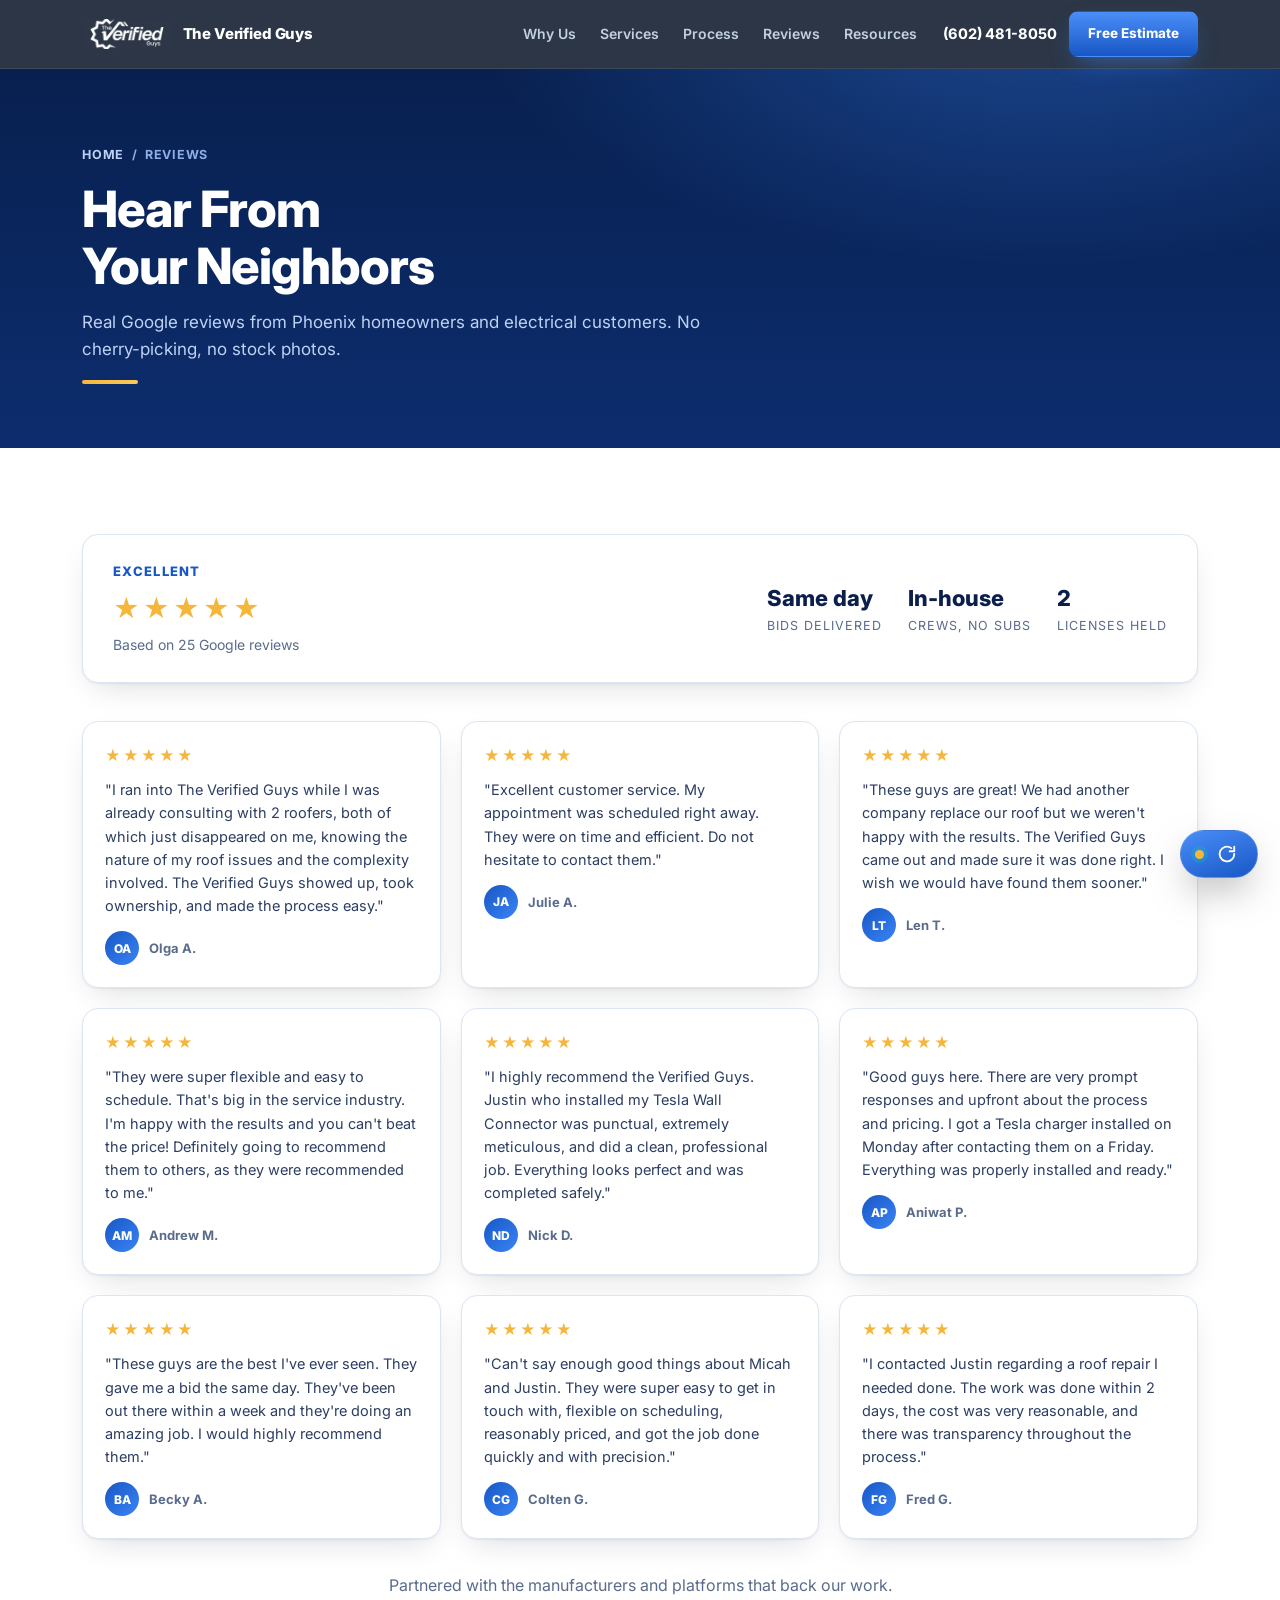
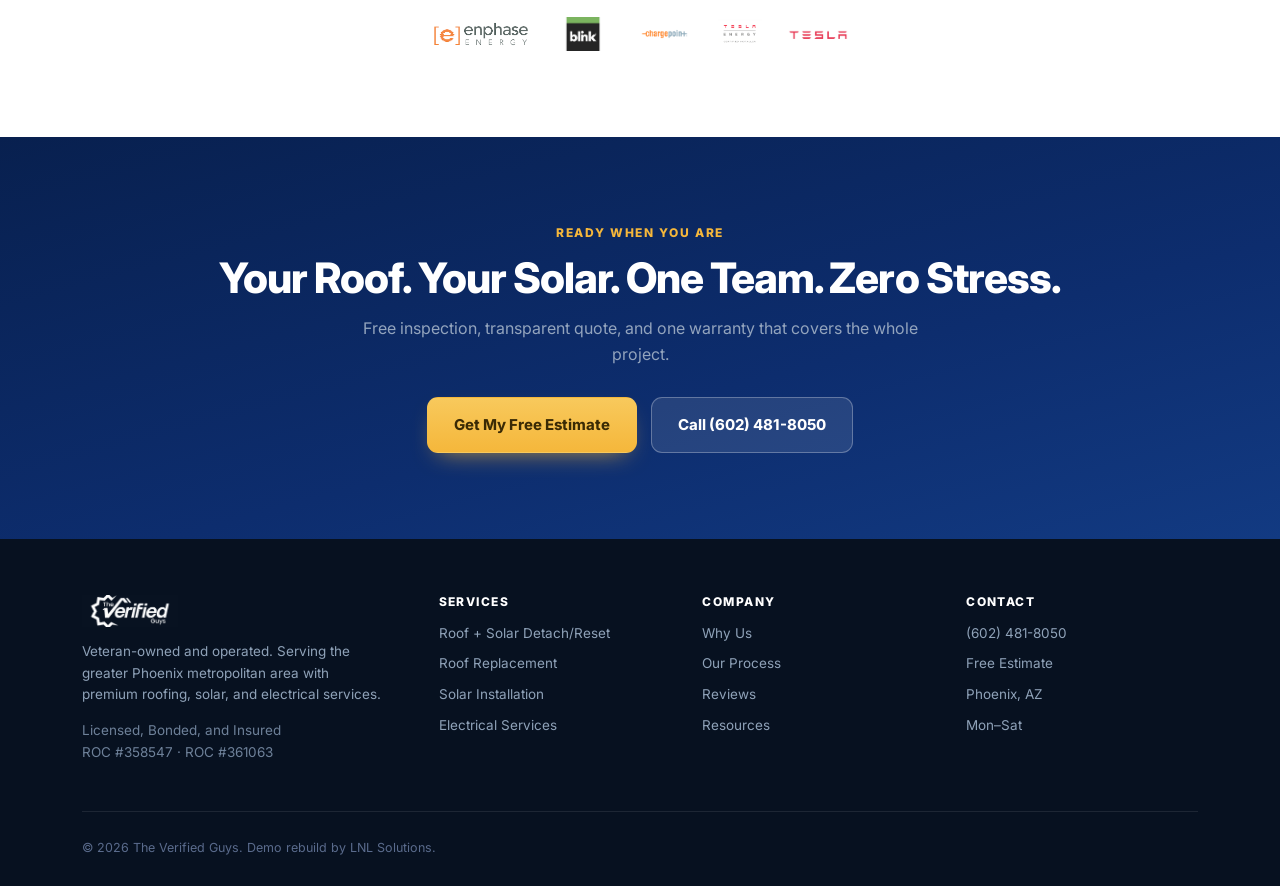
<file: reviews.html>
<!DOCTYPE html>
<html lang="en">
<head>
<meta charset="utf-8">
<meta name="viewport" content="width=device-width,initial-scale=1">
<title>Reviews | The Verified Guys</title>
<meta name="description" content="Verified Google reviews for The Verified Guys roofing and solar in Phoenix.">
<link rel="preconnect" href="https://fonts.googleapis.com">
<link rel="preconnect" href="https://fonts.gstatic.com" crossorigin>
<link href="https://fonts.googleapis.com/css2?family=Inter:wght@400;500;600;700;800;900&display=swap" rel="stylesheet">
<link rel="stylesheet" href="assets/css/site.css">
<link rel="stylesheet" href="assets/css/brand.css">
</head>
<body>
<header class="nav">
  <div class="wrap nav__in">
    <a class="nav__logo" href="index.html"><img src="assets/img/logo.png" alt="The Verified Guys"> The Verified Guys</a>
    <nav class="nav__links" id="navlinks"><a href="why-us.html">Why Us</a><a href="services.html">Services</a><a href="process.html">Process</a><a href="reviews.html">Reviews</a><a href="blog.html">Resources</a></nav>
    <div class="nav__cta">
      <a class="nav__tel" href="tel:+16024818050">(602) 481-8050</a>
      <a class="btn btn--primary btn--sm" href="index.html#estimate">Free Estimate</a>
      <button class="burger" id="burger" aria-label="Menu"><span></span><span></span><span></span></button>
    </div>
  </div>
</header>
<section class="pagehead">
  <div class="wrap">
    <div class="crumbs"><a href="index.html">Home</a> &nbsp;/&nbsp; Reviews</div>
    <h1>Hear From<br>Your Neighbors</h1>
    <p>Real Google reviews from Phoenix homeowners and electrical customers. No cherry-picking, no stock photos.</p>
    <div class="rule-gold"></div>
  </div>
</section>
<section class="sec">
  <div class="wrap">
    <div class="card" style="display:flex;align-items:center;justify-content:space-between;gap:24px;flex-wrap:wrap;padding:26px 30px;margin-bottom:38px">
      <div>
        <div style="font-size:13px;font-weight:800;letter-spacing:.1em;text-transform:uppercase;color:var(--ink3)">Excellent</div>
        <div style="font-size:26px;letter-spacing:3px;color:var(--gold);margin:6px 0 4px">&#9733;&#9733;&#9733;&#9733;&#9733;</div>
        <div class="muted" style="font-size:14px">Based on 25 Google reviews</div>
      </div>
      <div style="display:flex;gap:26px;flex-wrap:wrap">
        <div><div style="font-size:22px;font-weight:800;color:var(--ink)">Same day</div><div class="muted" style="font-size:12.5px;text-transform:uppercase;letter-spacing:.08em">Bids delivered</div></div>
        <div><div style="font-size:22px;font-weight:800;color:var(--ink)">In-house</div><div class="muted" style="font-size:12.5px;text-transform:uppercase;letter-spacing:.08em">Crews, no subs</div></div>
        <div><div style="font-size:22px;font-weight:800;color:var(--ink)">2</div><div class="muted" style="font-size:12.5px;text-transform:uppercase;letter-spacing:.08em">Licenses held</div></div>
      </div>
    </div>
    <div class="revgrid" style="margin-bottom:20px"><div class="revcard"><div class="stars">&#9733;&#9733;&#9733;&#9733;&#9733;</div><p>"I ran into The Verified Guys while I was already consulting with 2 roofers, both of which just disappeared on me, knowing the nature of my roof issues and the complexity involved. The Verified Guys showed up, took ownership, and made the process easy."</p><footer><span class="av">OA</span>Olga A.</footer></div><div class="revcard"><div class="stars">&#9733;&#9733;&#9733;&#9733;&#9733;</div><p>"Excellent customer service. My appointment was scheduled right away. They were on time and efficient. Do not hesitate to contact them."</p><footer><span class="av">JA</span>Julie A.</footer></div><div class="revcard"><div class="stars">&#9733;&#9733;&#9733;&#9733;&#9733;</div><p>"These guys are great! We had another company replace our roof but we weren't happy with the results. The Verified Guys came out and made sure it was done right. I wish we would have found them sooner."</p><footer><span class="av">LT</span>Len T.</footer></div></div><div class="revgrid" style="margin-bottom:20px"><div class="revcard"><div class="stars">&#9733;&#9733;&#9733;&#9733;&#9733;</div><p>"They were super flexible and easy to schedule. That's big in the service industry. I'm happy with the results and you can't beat the price! Definitely going to recommend them to others, as they were recommended to me."</p><footer><span class="av">AM</span>Andrew M.</footer></div><div class="revcard"><div class="stars">&#9733;&#9733;&#9733;&#9733;&#9733;</div><p>"I highly recommend the Verified Guys. Justin who installed my Tesla Wall Connector was punctual, extremely meticulous, and did a clean, professional job. Everything looks perfect and was completed safely."</p><footer><span class="av">ND</span>Nick D.</footer></div><div class="revcard"><div class="stars">&#9733;&#9733;&#9733;&#9733;&#9733;</div><p>"Good guys here. There are very prompt responses and upfront about the process and pricing. I got a Tesla charger installed on Monday after contacting them on a Friday. Everything was properly installed and ready."</p><footer><span class="av">AP</span>Aniwat P.</footer></div></div><div class="revgrid" style="margin-bottom:20px"><div class="revcard"><div class="stars">&#9733;&#9733;&#9733;&#9733;&#9733;</div><p>"These guys are the best I've ever seen. They gave me a bid the same day. They've been out there within a week and they're doing an amazing job. I would highly recommend them."</p><footer><span class="av">BA</span>Becky A.</footer></div><div class="revcard"><div class="stars">&#9733;&#9733;&#9733;&#9733;&#9733;</div><p>"Can't say enough good things about Micah and Justin. They were super easy to get in touch with, flexible on scheduling, reasonably priced, and got the job done quickly and with precision."</p><footer><span class="av">CG</span>Colten G.</footer></div><div class="revcard"><div class="stars">&#9733;&#9733;&#9733;&#9733;&#9733;</div><p>"I contacted Justin regarding a roof repair I needed done. The work was done within 2 days, the cost was very reasonable, and there was transparency throughout the process."</p><footer><span class="av">FG</span>Fred G.</footer></div></div>
    <div class="center" style="margin-top:34px">
      <p class="muted">Partnered with the manufacturers and platforms that back our work.</p>
      <div style="display:flex;gap:26px;justify-content:center;align-items:center;flex-wrap:wrap;margin-top:18px;opacity:.85">
        <img src="assets/img/partner-1.png" alt="" style="height:34px;width:auto">
        <img src="assets/img/partner-2.png" alt="" style="height:34px;width:auto">
        <img src="assets/img/partner-3.png" alt="" style="height:34px;width:auto">
        <img src="assets/img/partner-4.png" alt="" style="height:34px;width:auto">
        <img src="assets/img/partner-6.png" alt="" style="height:34px;width:auto">
      </div>
    </div>
  </div>
</section>

<section class="sec sec--ink">
  <div class="wrap center">
    <p class="eyebrow" style="color:#F5B73B">Ready when you are</p>
    <h2 style="margin:12px 0 14px">Your Roof. Your Solar. One Team. Zero Stress.</h2>
    <p class="muted" style="max-width:580px;margin:0 auto 30px">Free inspection, transparent quote, and one warranty that covers the whole project.</p>
    <div style="display:flex;gap:14px;justify-content:center;flex-wrap:wrap">
      <a class="btn btn--gold" href="index.html#estimate">Get My Free Estimate</a>
      <a class="btn btn--ghost" href="tel:+16024818050">Call (602) 481-8050</a>
    </div>
  </div>
</section>

<footer class="ft">
  <div class="wrap">
    <div class="ft__grid">
      <div>
        <div class="ft__brand"><img src="assets/img/logo.png" alt="The Verified Guys"></div>
        <p style="margin:0;max-width:34ch">Veteran-owned and operated. Serving the greater Phoenix metropolitan area with premium roofing, solar, and electrical services.</p>
        <p class="ft__lic" style="margin-top:14px">Licensed, Bonded, and Insured<br>ROC #358547 &middot; ROC #361063</p>
      </div>
      <div><h4>Services</h4><ul>
        <li><a href="services.html">Roof + Solar Detach/Reset</a></li>
        <li><a href="services.html">Roof Replacement</a></li>
        <li><a href="services.html">Solar Installation</a></li>
        <li><a href="services.html">Electrical Services</a></li>
      </ul></div>
      <div><h4>Company</h4><ul>
        <li><a href="why-us.html">Why Us</a></li>
        <li><a href="process.html">Our Process</a></li>
        <li><a href="reviews.html">Reviews</a></li>
        <li><a href="blog.html">Resources</a></li>
      </ul></div>
      <div><h4>Contact</h4><ul>
        <li><a href="tel:+16024818050">(602) 481-8050</a></li>
        <li><a href="index.html#estimate">Free Estimate</a></li>
        <li>Phoenix, AZ</li>
        <li>Mon&ndash;Sat</li>
      </ul></div>
    </div>
    <p class="muted" style="margin:26px 0 0;font-size:12.5px">&copy; 2026 The Verified Guys. Demo rebuild by LNL Solutions.</p>
  </div>
</footer>
  <script src="assets/js/vg-chat.js"></script>
  <script>
    (function(){ var b=document.getElementById('burger'), n=document.getElementById('navlinks');
      if(b&&n) b.addEventListener('click', function(){ n.classList.toggle('open'); }); })();
  </script>
</body>
</html>
</file>
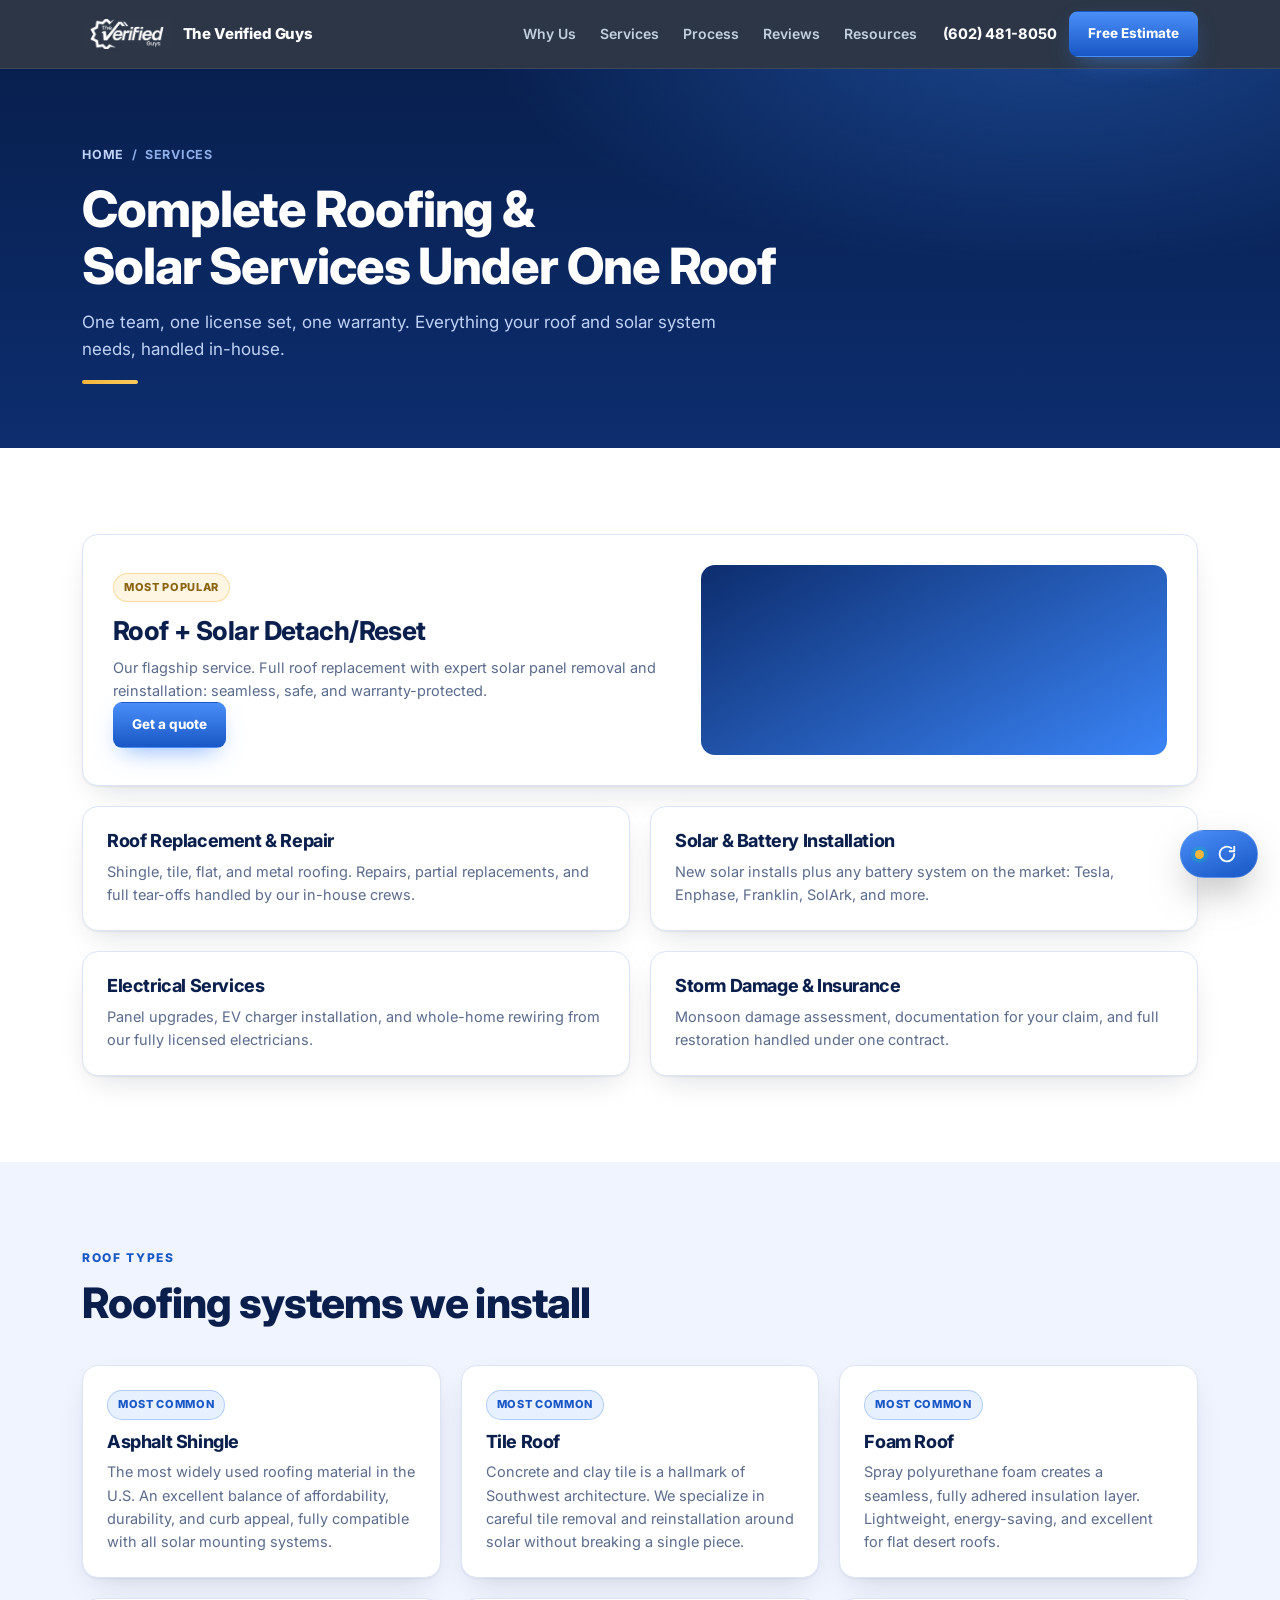
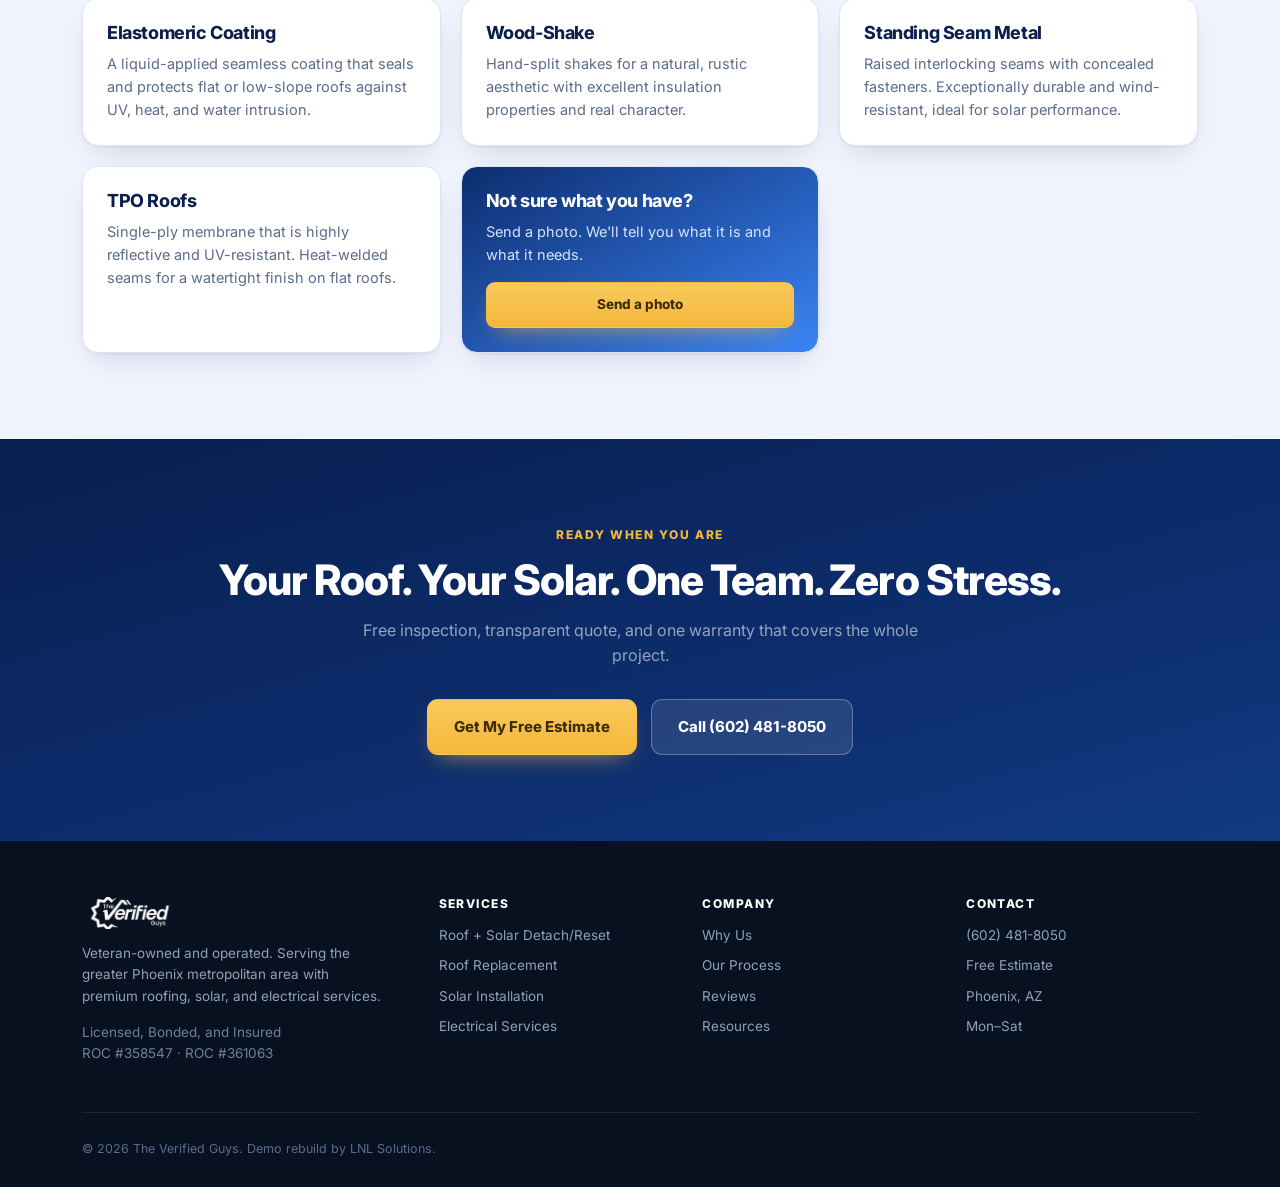
<file: services.html>
<!DOCTYPE html>
<html lang="en">
<head>
<meta charset="utf-8">
<meta name="viewport" content="width=device-width,initial-scale=1">
<title>Services | The Verified Guys</title>
<meta name="description" content="Roofing, solar detach and reset, battery, and electrical services in Phoenix AZ.">
<link rel="preconnect" href="https://fonts.googleapis.com">
<link rel="preconnect" href="https://fonts.gstatic.com" crossorigin>
<link href="https://fonts.googleapis.com/css2?family=Inter:wght@400;500;600;700;800;900&display=swap" rel="stylesheet">
<link rel="stylesheet" href="assets/css/site.css">
<link rel="stylesheet" href="assets/css/brand.css">
</head>
<body>
<header class="nav">
  <div class="wrap nav__in">
    <a class="nav__logo" href="index.html"><img src="assets/img/logo.png" alt="The Verified Guys"> The Verified Guys</a>
    <nav class="nav__links" id="navlinks"><a href="why-us.html">Why Us</a><a href="services.html">Services</a><a href="process.html">Process</a><a href="reviews.html">Reviews</a><a href="blog.html">Resources</a></nav>
    <div class="nav__cta">
      <a class="nav__tel" href="tel:+16024818050">(602) 481-8050</a>
      <a class="btn btn--primary btn--sm" href="index.html#estimate">Free Estimate</a>
      <button class="burger" id="burger" aria-label="Menu"><span></span><span></span><span></span></button>
    </div>
  </div>
</header>
<section class="pagehead">
  <div class="wrap">
    <div class="crumbs"><a href="index.html">Home</a> &nbsp;/&nbsp; Services</div>
    <h1>Complete Roofing &amp;<br>Solar Services Under One Roof</h1>
    <p>One team, one license set, one warranty. Everything your roof and solar system needs, handled in-house.</p>
    <div class="rule-gold"></div>
  </div>
</section>
<section class="sec">
  <div class="wrap">
    <div class="grid2">
      <div class="card" style="grid-column:span 2;display:grid;grid-template-columns:1.2fr 1fr;gap:28px;align-items:center;padding:30px">
        <div>
          <span class="pill">Most popular</span>
          <h3 style="font-size:26px;margin:14px 0 10px">Roof + Solar Detach/Reset</h3>
          <p class="muted">Our flagship service. Full roof replacement with expert solar panel removal and reinstallation: seamless, safe, and warranty-protected.</p>
          <a class="btn btn--primary btn--sm" href="index.html#estimate">Get a quote</a>
        </div>
        <div style="background:linear-gradient(150deg,#0D2D6E,#3A84F6);border-radius:14px;height:190px"></div>
      </div>
      <div class="card"><h3>Roof Replacement &amp; Repair</h3><p class="muted">Shingle, tile, flat, and metal roofing. Repairs, partial replacements, and full tear-offs handled by our in-house crews.</p></div>
      <div class="card"><h3>Solar &amp; Battery Installation</h3><p class="muted">New solar installs plus any battery system on the market: Tesla, Enphase, Franklin, SolArk, and more.</p></div>
      <div class="card"><h3>Electrical Services</h3><p class="muted">Panel upgrades, EV charger installation, and whole-home rewiring from our fully licensed electricians.</p></div>
      <div class="card"><h3>Storm Damage &amp; Insurance</h3><p class="muted">Monsoon damage assessment, documentation for your claim, and full restoration handled under one contract.</p></div>
    </div>
  </div>
</section>

<section class="sec sec--mist">
  <div class="wrap">
    <div style="max-width:680px;margin-bottom:38px">
      <p class="eyebrow">Roof types</p>
      <h2 style="margin:12px 0 0">Roofing systems we install</h2>
    </div>
    <div class="grid3">
      <div class="card"><span class="pill pill--blue">Most common</span><h3 style="margin-top:12px">Asphalt Shingle</h3><p class="muted">The most widely used roofing material in the U.S. An excellent balance of affordability, durability, and curb appeal, fully compatible with all solar mounting systems.</p></div>
      <div class="card"><span class="pill pill--blue">Most common</span><h3 style="margin-top:12px">Tile Roof</h3><p class="muted">Concrete and clay tile is a hallmark of Southwest architecture. We specialize in careful tile removal and reinstallation around solar without breaking a single piece.</p></div>
      <div class="card"><span class="pill pill--blue">Most common</span><h3 style="margin-top:12px">Foam Roof</h3><p class="muted">Spray polyurethane foam creates a seamless, fully adhered insulation layer. Lightweight, energy-saving, and excellent for flat desert roofs.</p></div>
      <div class="card"><h3>Elastomeric Coating</h3><p class="muted">A liquid-applied seamless coating that seals and protects flat or low-slope roofs against UV, heat, and water intrusion.</p></div>
      <div class="card"><h3>Wood-Shake</h3><p class="muted">Hand-split shakes for a natural, rustic aesthetic with excellent insulation properties and real character.</p></div>
      <div class="card"><h3>Standing Seam Metal</h3><p class="muted">Raised interlocking seams with concealed fasteners. Exceptionally durable and wind-resistant, ideal for solar performance.</p></div>
      <div class="card"><h3>TPO Roofs</h3><p class="muted">Single-ply membrane that is highly reflective and UV-resistant. Heat-welded seams for a watertight finish on flat roofs.</p></div>
      <div class="card" style="background:linear-gradient(150deg,#0D2D6E,#3A84F6);color:#fff;display:flex;flex-direction:column;justify-content:center">
        <h3 style="color:#fff">Not sure what you have?</h3>
        <p style="color:#D6E4FF;margin-bottom:16px">Send a photo. We'll tell you what it is and what it needs.</p>
        <a class="btn btn--gold btn--sm" href="index.html#estimate">Send a photo</a>
      </div>
    </div>
  </div>
</section>

<section class="sec sec--ink">
  <div class="wrap center">
    <p class="eyebrow" style="color:#F5B73B">Ready when you are</p>
    <h2 style="margin:12px 0 14px">Your Roof. Your Solar. One Team. Zero Stress.</h2>
    <p class="muted" style="max-width:580px;margin:0 auto 30px">Free inspection, transparent quote, and one warranty that covers the whole project.</p>
    <div style="display:flex;gap:14px;justify-content:center;flex-wrap:wrap">
      <a class="btn btn--gold" href="index.html#estimate">Get My Free Estimate</a>
      <a class="btn btn--ghost" href="tel:+16024818050">Call (602) 481-8050</a>
    </div>
  </div>
</section>

<footer class="ft">
  <div class="wrap">
    <div class="ft__grid">
      <div>
        <div class="ft__brand"><img src="assets/img/logo.png" alt="The Verified Guys"></div>
        <p style="margin:0;max-width:34ch">Veteran-owned and operated. Serving the greater Phoenix metropolitan area with premium roofing, solar, and electrical services.</p>
        <p class="ft__lic" style="margin-top:14px">Licensed, Bonded, and Insured<br>ROC #358547 &middot; ROC #361063</p>
      </div>
      <div><h4>Services</h4><ul>
        <li><a href="services.html">Roof + Solar Detach/Reset</a></li>
        <li><a href="services.html">Roof Replacement</a></li>
        <li><a href="services.html">Solar Installation</a></li>
        <li><a href="services.html">Electrical Services</a></li>
      </ul></div>
      <div><h4>Company</h4><ul>
        <li><a href="why-us.html">Why Us</a></li>
        <li><a href="process.html">Our Process</a></li>
        <li><a href="reviews.html">Reviews</a></li>
        <li><a href="blog.html">Resources</a></li>
      </ul></div>
      <div><h4>Contact</h4><ul>
        <li><a href="tel:+16024818050">(602) 481-8050</a></li>
        <li><a href="index.html#estimate">Free Estimate</a></li>
        <li>Phoenix, AZ</li>
        <li>Mon&ndash;Sat</li>
      </ul></div>
    </div>
    <p class="muted" style="margin:26px 0 0;font-size:12.5px">&copy; 2026 The Verified Guys. Demo rebuild by LNL Solutions.</p>
  </div>
</footer>
  <script src="assets/js/vg-chat.js"></script>
  <script>
    (function(){ var b=document.getElementById('burger'), n=document.getElementById('navlinks');
      if(b&&n) b.addEventListener('click', function(){ n.classList.toggle('open'); }); })();
  </script>
</body>
</html>
</file>
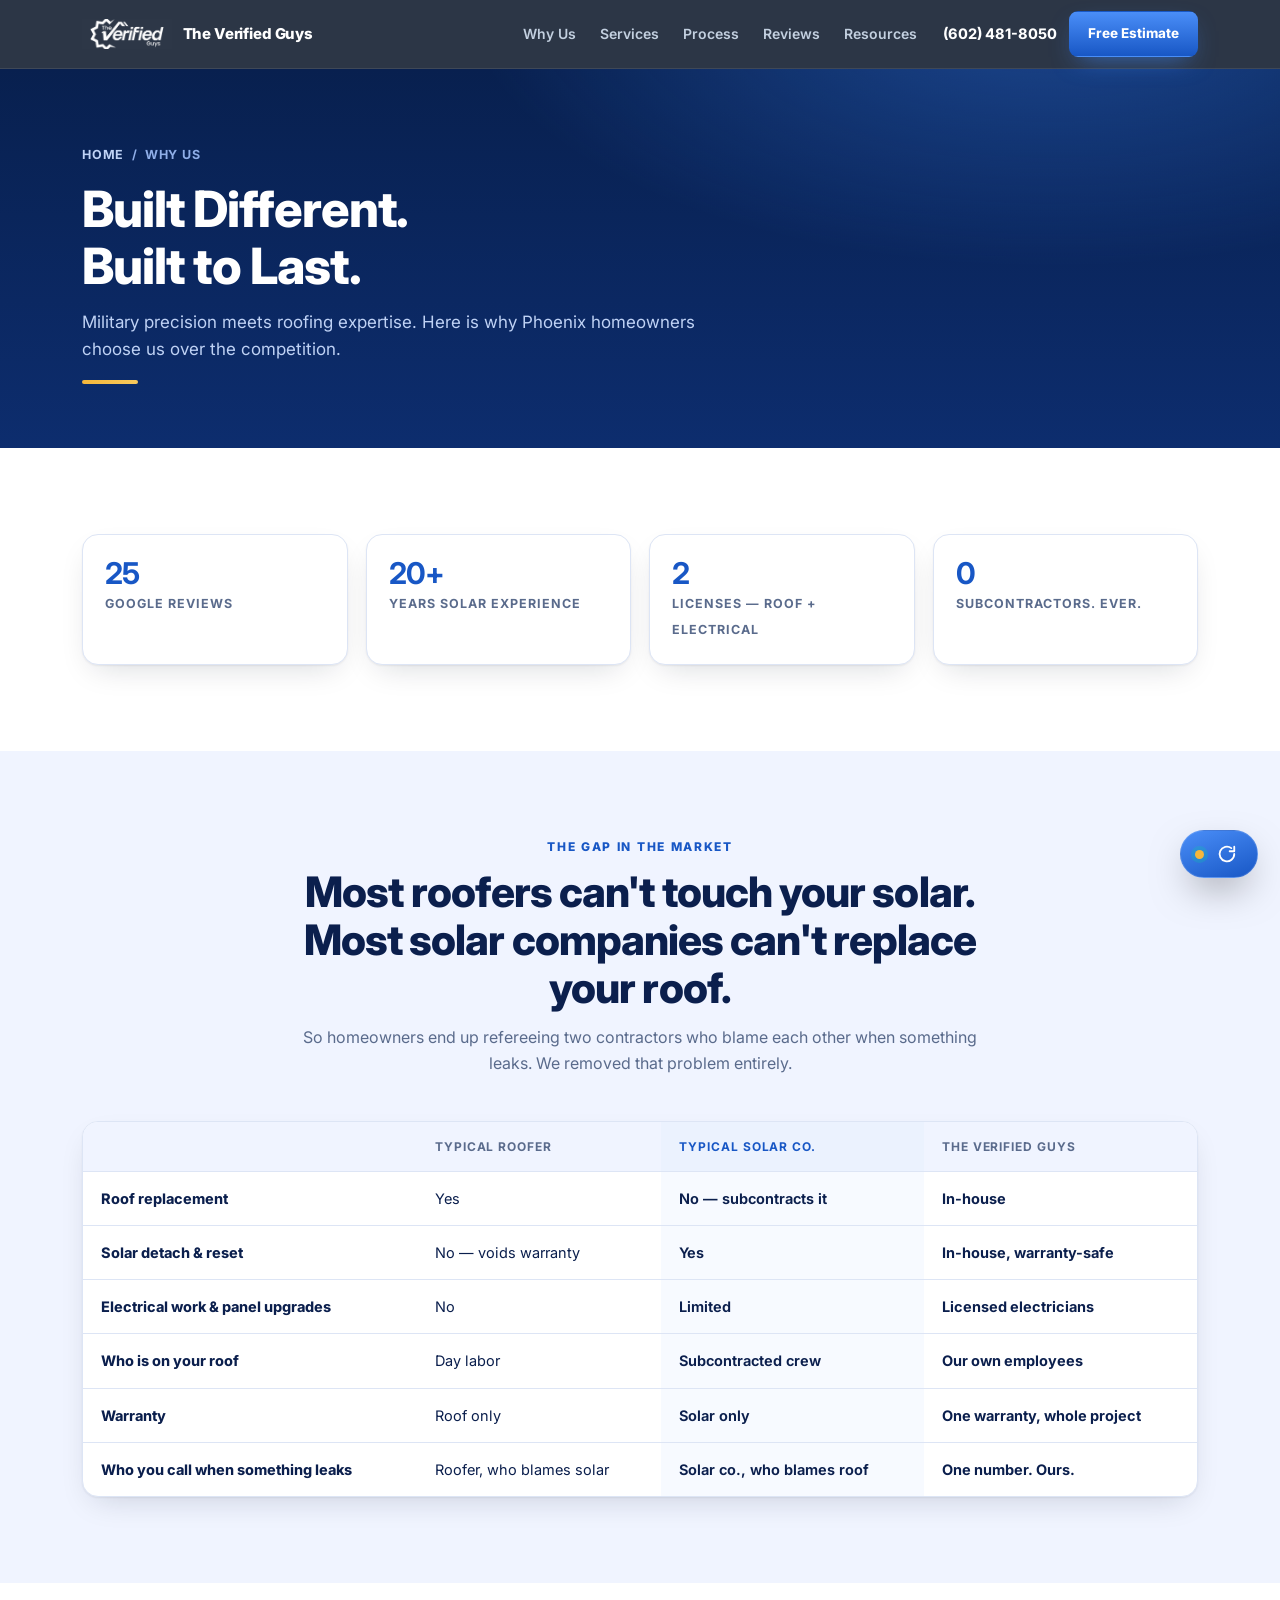
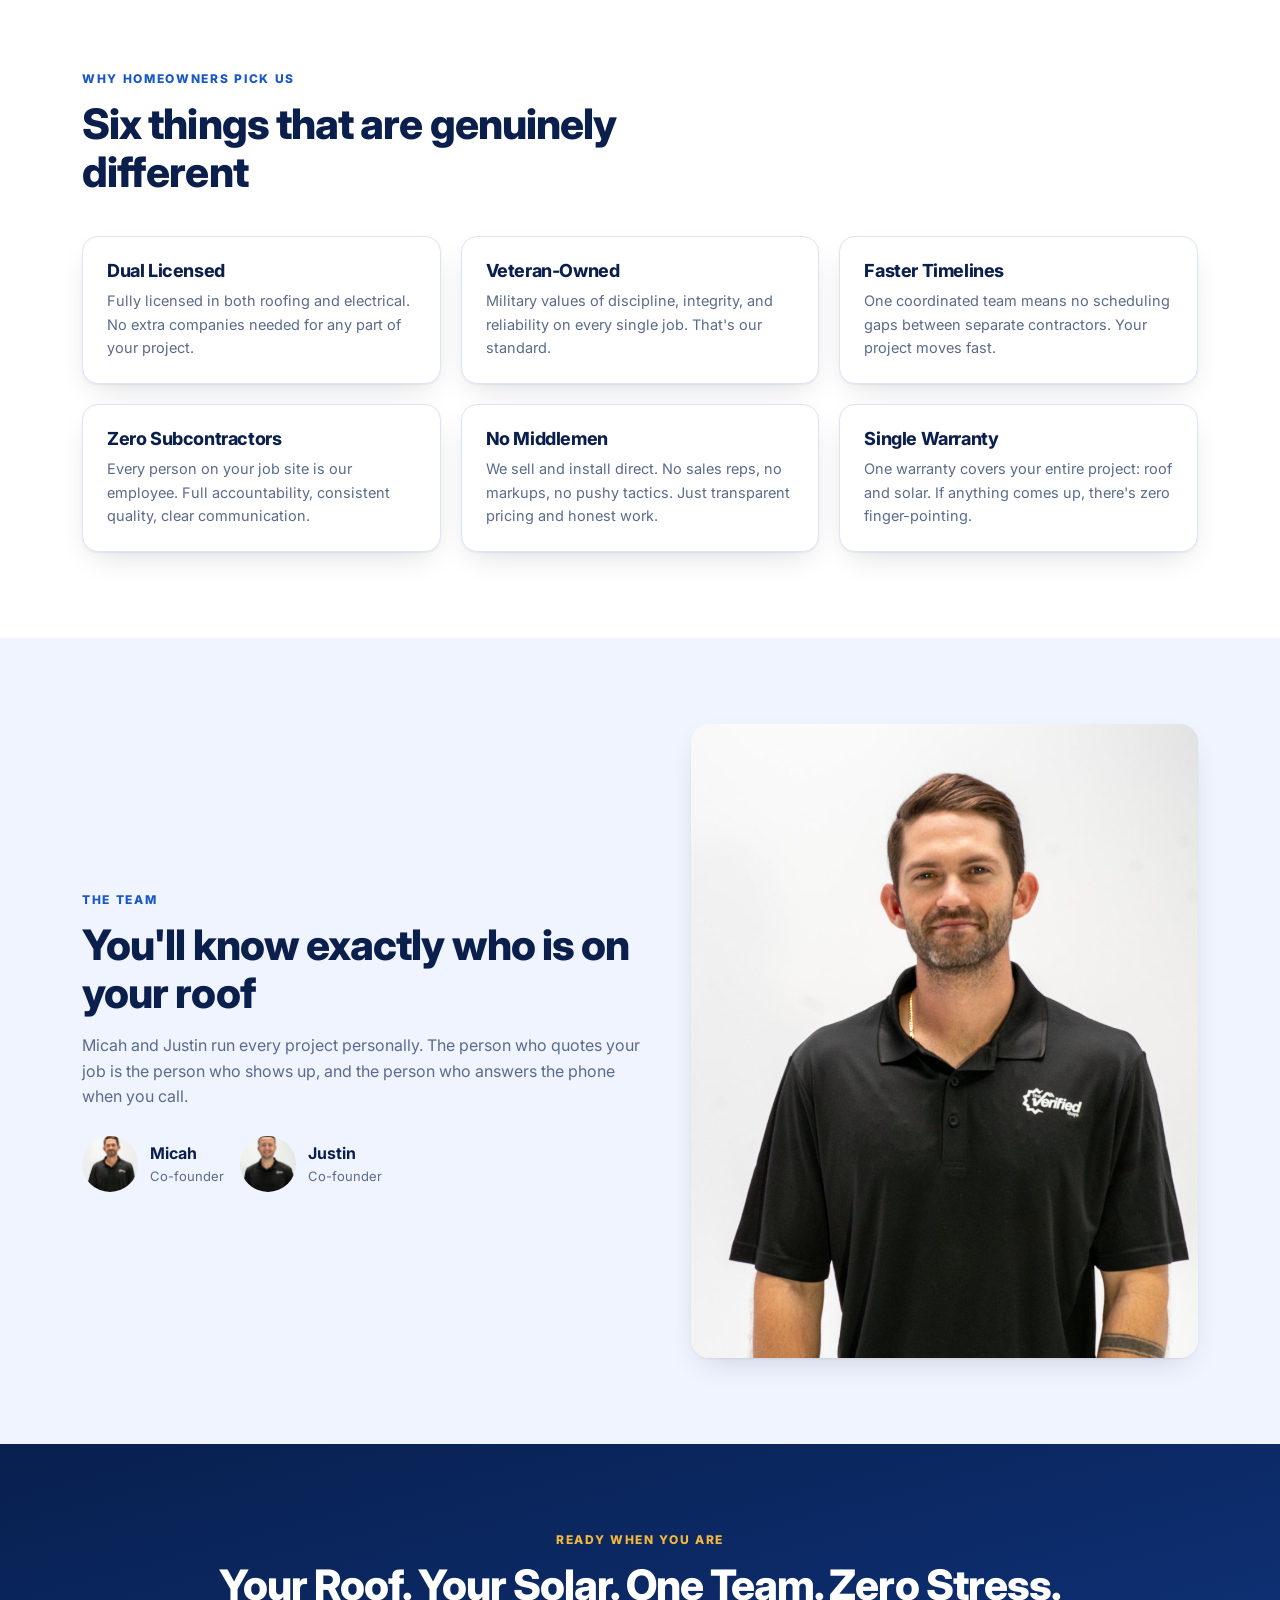
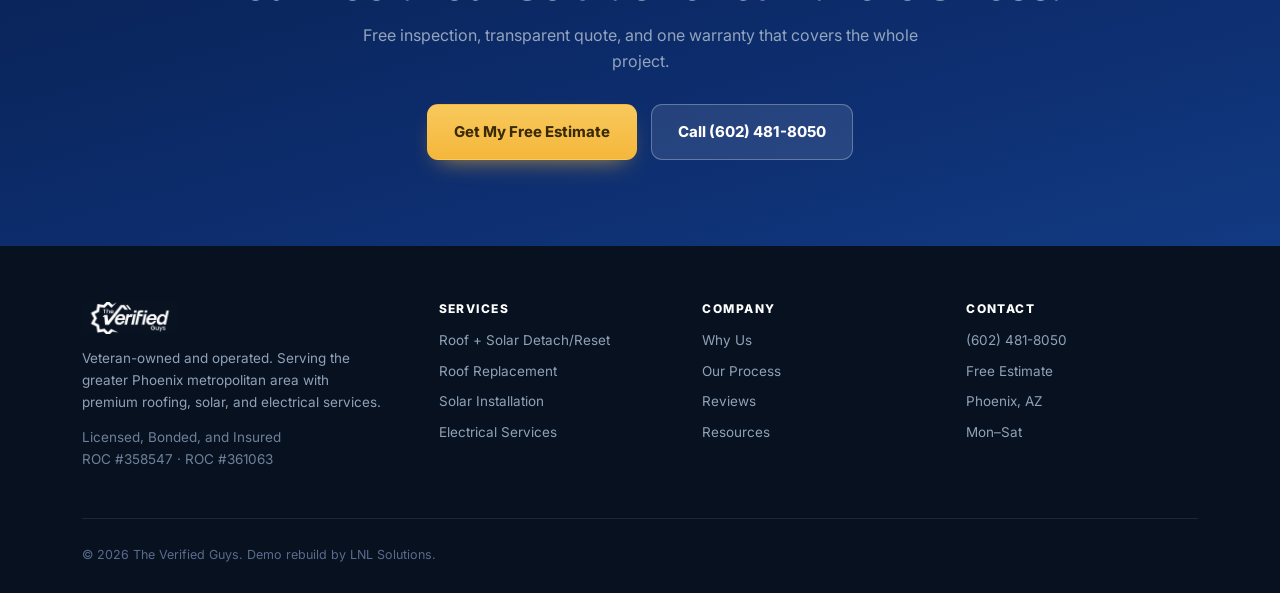
<file: why-us.html>
<!DOCTYPE html>
<html lang="en">
<head>
<meta charset="utf-8">
<meta name="viewport" content="width=device-width,initial-scale=1">
<title>Why Us | The Verified Guys</title>
<meta name="description" content="Veteran-owned, dual-licensed roofing and electrical contractor in Phoenix.">
<link rel="preconnect" href="https://fonts.googleapis.com">
<link rel="preconnect" href="https://fonts.gstatic.com" crossorigin>
<link href="https://fonts.googleapis.com/css2?family=Inter:wght@400;500;600;700;800;900&display=swap" rel="stylesheet">
<link rel="stylesheet" href="assets/css/site.css">
<link rel="stylesheet" href="assets/css/brand.css">
</head>
<body>
<header class="nav">
  <div class="wrap nav__in">
    <a class="nav__logo" href="index.html"><img src="assets/img/logo.png" alt="The Verified Guys"> The Verified Guys</a>
    <nav class="nav__links" id="navlinks"><a href="why-us.html">Why Us</a><a href="services.html">Services</a><a href="process.html">Process</a><a href="reviews.html">Reviews</a><a href="blog.html">Resources</a></nav>
    <div class="nav__cta">
      <a class="nav__tel" href="tel:+16024818050">(602) 481-8050</a>
      <a class="btn btn--primary btn--sm" href="index.html#estimate">Free Estimate</a>
      <button class="burger" id="burger" aria-label="Menu"><span></span><span></span><span></span></button>
    </div>
  </div>
</header>
<section class="pagehead">
  <div class="wrap">
    <div class="crumbs"><a href="index.html">Home</a> &nbsp;/&nbsp; Why Us</div>
    <h1>Built Different.<br>Built to Last.</h1>
    <p>Military precision meets roofing expertise. Here is why Phoenix homeowners choose us over the competition.</p>
    <div class="rule-gold"></div>
  </div>
</section>
<section class="sec">
  <div class="wrap">
    <div class="statrow">
      <div class="stat"><b>25</b><span>Google reviews</span></div>
      <div class="stat"><b>20+</b><span>Years solar experience</span></div>
      <div class="stat"><b>2</b><span>Licenses &mdash; roof + electrical</span></div>
      <div class="stat"><b>0</b><span>Subcontractors. Ever.</span></div>
    </div>
  </div>
</section>

<section class="sec sec--mist">
  <div class="wrap">
    <div class="center" style="max-width:720px;margin:0 auto 44px">
      <p class="eyebrow">The gap in the market</p>
      <h2 style="margin:12px 0 14px">Most roofers can't touch your solar.<br>Most solar companies can't replace your roof.</h2>
      <p class="muted">So homeowners end up refereeing two contractors who blame each other when something leaks. We removed that problem entirely.</p>
    </div>
    <table class="cmp">
      <thead>
        <tr><th>&nbsp;</th><th>Typical Roofer</th><th>Typical Solar Co.</th><th>The Verified Guys</th></tr>
      </thead>
      <tbody>
        <tr><td>Roof replacement</td><td>Yes</td><td>No &mdash; subcontracts it</td><td><strong>In-house</strong></td></tr>
        <tr><td>Solar detach &amp; reset</td><td>No &mdash; voids warranty</td><td>Yes</td><td><strong>In-house, warranty-safe</strong></td></tr>
        <tr><td>Electrical work &amp; panel upgrades</td><td>No</td><td>Limited</td><td><strong>Licensed electricians</strong></td></tr>
        <tr><td>Who is on your roof</td><td>Day labor</td><td>Subcontracted crew</td><td><strong>Our own employees</strong></td></tr>
        <tr><td>Warranty</td><td>Roof only</td><td>Solar only</td><td><strong>One warranty, whole project</strong></td></tr>
        <tr><td>Who you call when something leaks</td><td>Roofer, who blames solar</td><td>Solar co., who blames roof</td><td><strong>One number. Ours.</strong></td></tr>
      </tbody>
    </table>
  </div>
</section>

<section class="sec">
  <div class="wrap">
    <div style="max-width:640px;margin-bottom:40px">
      <p class="eyebrow">Why homeowners pick us</p>
      <h2 style="margin:12px 0 0">Six things that are genuinely different</h2>
    </div>
    <div class="grid3">
      <div class="card"><h3>Dual Licensed</h3><p class="muted">Fully licensed in both roofing and electrical. No extra companies needed for any part of your project.</p></div>
      <div class="card"><h3>Veteran-Owned</h3><p class="muted">Military values of discipline, integrity, and reliability on every single job. That's our standard.</p></div>
      <div class="card"><h3>Faster Timelines</h3><p class="muted">One coordinated team means no scheduling gaps between separate contractors. Your project moves fast.</p></div>
      <div class="card"><h3>Zero Subcontractors</h3><p class="muted">Every person on your job site is our employee. Full accountability, consistent quality, clear communication.</p></div>
      <div class="card"><h3>No Middlemen</h3><p class="muted">We sell and install direct. No sales reps, no markups, no pushy tactics. Just transparent pricing and honest work.</p></div>
      <div class="card"><h3>Single Warranty</h3><p class="muted">One warranty covers your entire project: roof and solar. If anything comes up, there's zero finger-pointing.</p></div>
    </div>
  </div>
</section>

<section class="sec sec--mist">
  <div class="wrap split">
    <div>
      <p class="eyebrow">The team</p>
      <h2 style="margin:12px 0 16px">You'll know exactly who is on your roof</h2>
      <p class="muted">Micah and Justin run every project personally. The person who quotes your job is the person who shows up, and the person who answers the phone when you call.</p>
      <div style="display:flex;gap:16px;margin-top:26px;flex-wrap:wrap">
        <div style="display:flex;align-items:center;gap:12px">
          <img src="assets/img/Profile_1.jpg" alt="Micah" style="width:56px;height:56px;border-radius:50%;object-fit:cover">
          <div><strong>Micah</strong><div class="muted" style="font-size:13px">Co-founder</div></div>
        </div>
        <div style="display:flex;align-items:center;gap:12px">
          <img src="assets/img/Profile_2.jpg" alt="Justin" style="width:56px;height:56px;border-radius:50%;object-fit:cover">
          <div><strong>Justin</strong><div class="muted" style="font-size:13px">Co-founder</div></div>
        </div>
      </div>
    </div>
    <div><img src="assets/img/Profile_1.jpg" alt="The Verified Guys team" style="border-radius:18px;box-shadow:var(--shadow)"></div>
  </div>
</section>

<section class="sec sec--ink">
  <div class="wrap center">
    <p class="eyebrow" style="color:#F5B73B">Ready when you are</p>
    <h2 style="margin:12px 0 14px">Your Roof. Your Solar. One Team. Zero Stress.</h2>
    <p class="muted" style="max-width:580px;margin:0 auto 30px">Free inspection, transparent quote, and one warranty that covers the whole project.</p>
    <div style="display:flex;gap:14px;justify-content:center;flex-wrap:wrap">
      <a class="btn btn--gold" href="index.html#estimate">Get My Free Estimate</a>
      <a class="btn btn--ghost" href="tel:+16024818050">Call (602) 481-8050</a>
    </div>
  </div>
</section>

<footer class="ft">
  <div class="wrap">
    <div class="ft__grid">
      <div>
        <div class="ft__brand"><img src="assets/img/logo.png" alt="The Verified Guys"></div>
        <p style="margin:0;max-width:34ch">Veteran-owned and operated. Serving the greater Phoenix metropolitan area with premium roofing, solar, and electrical services.</p>
        <p class="ft__lic" style="margin-top:14px">Licensed, Bonded, and Insured<br>ROC #358547 &middot; ROC #361063</p>
      </div>
      <div><h4>Services</h4><ul>
        <li><a href="services.html">Roof + Solar Detach/Reset</a></li>
        <li><a href="services.html">Roof Replacement</a></li>
        <li><a href="services.html">Solar Installation</a></li>
        <li><a href="services.html">Electrical Services</a></li>
      </ul></div>
      <div><h4>Company</h4><ul>
        <li><a href="why-us.html">Why Us</a></li>
        <li><a href="process.html">Our Process</a></li>
        <li><a href="reviews.html">Reviews</a></li>
        <li><a href="blog.html">Resources</a></li>
      </ul></div>
      <div><h4>Contact</h4><ul>
        <li><a href="tel:+16024818050">(602) 481-8050</a></li>
        <li><a href="index.html#estimate">Free Estimate</a></li>
        <li>Phoenix, AZ</li>
        <li>Mon&ndash;Sat</li>
      </ul></div>
    </div>
    <p class="muted" style="margin:26px 0 0;font-size:12.5px">&copy; 2026 The Verified Guys. Demo rebuild by LNL Solutions.</p>
  </div>
</footer>
  <script src="assets/js/vg-chat.js"></script>
  <script>
    (function(){ var b=document.getElementById('burger'), n=document.getElementById('navlinks');
      if(b&&n) b.addEventListener('click', function(){ n.classList.toggle('open'); }); })();
  </script>
</body>
</html>
</file>
<file: assets/css/site.css>
:root{
  --ink:#0A1628; --ink2:#12253F; --ink3:#1B3454;
  --teal:#00D6A1; --teald:#00A87E; --amber:#FFB347;
  --paper:#fff; --mist:#F4F7FA; --line:#E3EAF1;
  --muted:#64748B; --ok:#12B76A; --warn:#F79009; --bad:#F04438;
  --r:14px; --shadow:0 1px 2px rgba(10,22,40,.06),0 12px 32px -12px rgba(10,22,40,.18);
  --max:1160px;
}
*{box-sizing:border-box}
html{scroll-behavior:smooth}
body{margin:0;font-family:"Inter",-apple-system,BlinkMacSystemFont,"Segoe UI",Roboto,Helvetica,Arial,sans-serif;
  color:var(--ink);background:var(--paper);line-height:1.6;-webkit-font-smoothing:antialiased}
img{max-width:100%;display:block}
a{color:inherit;text-decoration:none}
.wrap{max-width:var(--max);margin:0 auto;padding:0 22px}
.eyebrow{font-size:12px;font-weight:800;letter-spacing:.14em;text-transform:uppercase;color:var(--teald)}
h1,h2,h3,h4{line-height:1.14;letter-spacing:-.022em;margin:0}
h1{font-size:clamp(34px,5.2vw,60px);font-weight:800}
h2{font-size:clamp(26px,3.6vw,42px);font-weight:800}
h3{font-size:20px;font-weight:750}
p{margin:0 0 1em}
.muted{color:var(--muted)}
.center{text-align:center}
.sec{padding:86px 0}
.sec--mist{background:var(--mist)}
.sec--ink{background:var(--ink);color:#fff}
.sec--ink .muted{color:#93A4BD}

/* buttons */
.btn{display:inline-flex;align-items:center;justify-content:center;gap:9px;
  font-weight:750;font-size:15px;padding:15px 26px;border-radius:11px;border:1px solid transparent;
  cursor:pointer;transition:transform .14s ease,box-shadow .18s ease,background .18s ease;white-space:nowrap}
.btn:active{transform:translateY(1px)}
.btn--primary{background:linear-gradient(180deg,#00E7AE,#00C495);color:#06221B;
  box-shadow:0 10px 26px -10px rgba(0,214,161,.75)}
.btn--primary:hover{box-shadow:0 14px 32px -10px rgba(0,214,161,.9)}
.btn--ghost{background:rgba(255,255,255,.06);color:#fff;border-color:rgba(255,255,255,.22)}
.btn--ghost:hover{background:rgba(255,255,255,.12)}
.btn--light{background:#fff;color:var(--ink);border-color:var(--line);box-shadow:var(--shadow)}
.btn--sm{padding:11px 18px;font-size:13.5px;border-radius:9px}

/* nav */
.nav{position:sticky;top:0;z-index:60;background:rgba(10,22,40,.86);backdrop-filter:blur(14px);
  border-bottom:1px solid rgba(255,255,255,.09)}
.nav__in{display:flex;align-items:center;gap:26px;height:68px}
.nav__logo{display:flex;align-items:center;gap:11px;font-weight:800;color:#fff;font-size:15px;letter-spacing:-.01em}
.nav__logo img{height:30px;width:auto;filter:brightness(0) invert(1)}
.nav__links{display:flex;gap:24px;margin-left:auto;font-size:14px;color:#C3D0E0;font-weight:600}
.nav__links a:hover{color:#fff}
.nav__cta{display:flex;align-items:center;gap:12px}
.nav__tel{color:#fff;font-weight:750;font-size:14.5px;display:flex;align-items:center;gap:7px}
.burger{display:none;background:none;border:0;color:#fff;font-size:24px;cursor:pointer}
@media(max-width:940px){
  .nav__links{display:none}.nav__links.open{display:flex;position:absolute;top:68px;left:0;right:0;
    flex-direction:column;background:var(--ink2);padding:18px 22px;gap:16px;border-bottom:1px solid rgba(255,255,255,.1)}
  .burger{display:block;margin-left:auto}.nav__tel{display:none}
}

/* hero */
.hero{position:relative;background:
  radial-gradient(1100px 520px at 78% -8%,rgba(0,214,161,.20),transparent 62%),
  radial-gradient(800px 420px at 6% 108%,rgba(0,120,255,.16),transparent 60%),
  linear-gradient(180deg,#0A1628 0%,#0D1C33 62%,#102542 100%);
  color:#fff;overflow:hidden;padding:74px 0 0}
.hero__grid{display:grid;grid-template-columns:1.08fr .92fr;gap:52px;align-items:start}
@media(max-width:960px){.hero__grid{grid-template-columns:1fr;gap:36px}}
.badge{display:inline-flex;align-items:center;gap:9px;background:rgba(0,214,161,.12);
  border:1px solid rgba(0,214,161,.34);color:#7CF5D4;font-size:12.5px;font-weight:750;
  padding:7px 14px;border-radius:999px;margin-bottom:22px;letter-spacing:.02em}
.badge i{width:7px;height:7px;border-radius:50%;background:var(--teal);box-shadow:0 0 0 3px rgba(0,214,161,.22)}
.hero h1 .hl{color:var(--teal)}
.hero__sub{font-size:17.5px;color:#C7D4E4;max-width:56ch;margin-top:20px}
.hero__sub strong{color:#fff}
.hero__cta{display:flex;gap:14px;margin-top:30px;flex-wrap:wrap}
.trust{display:flex;gap:26px;margin-top:38px;padding-top:26px;border-top:1px solid rgba(255,255,255,.11);flex-wrap:wrap}
.trust__i{display:flex;align-items:center;gap:10px;font-size:13px;color:#B7C6D8;font-weight:600}
.trust__i b{color:#fff;font-size:19px;font-weight:800;letter-spacing:-.02em}
.stars{color:var(--amber);letter-spacing:1px}

/* estimate card */
.card-form{background:#fff;color:var(--ink);border-radius:18px;padding:26px;
  box-shadow:0 30px 70px -26px rgba(0,0,0,.55);border:1px solid rgba(255,255,255,.6)}
.card-form h3{font-size:20px;margin-bottom:4px}
.card-form .hint{font-size:12.5px;color:var(--muted);margin-bottom:18px}
.field{margin-bottom:13px}
.field label{display:block;font-size:12px;font-weight:750;color:#3B4A5E;margin-bottom:6px;letter-spacing:.01em}
.field input,.field select,.field textarea{width:100%;padding:12px 13px;border:1.5px solid var(--line);
  border-radius:10px;font-size:14.5px;font-family:inherit;color:var(--ink);background:#fff;transition:border .15s,box-shadow .15s}
.field input:focus,.field select:focus,.field textarea:focus{outline:0;border-color:var(--teald);
  box-shadow:0 0 0 4px rgba(0,214,161,.14)}
.chips{display:flex;flex-wrap:wrap;gap:8px}
.chip-opt{border:1.5px solid var(--line);background:#fff;border-radius:999px;padding:8px 14px;
  font-size:13px;font-weight:650;color:#42536A;cursor:pointer;transition:.15s}
.chip-opt:hover{border-color:#BFD3E3}
.chip-opt.on{background:rgba(0,214,161,.12);border-color:var(--teald);color:#046B52}
.form-note{font-size:11.5px;color:var(--muted);text-align:center;margin-top:12px}

/* sections */
.head{max-width:720px;margin-bottom:44px}
.head.center{margin-inline:auto}
.head p{font-size:16.5px;color:var(--muted);margin-top:14px}

/* compare */
.vs{display:grid;grid-template-columns:1fr 1fr;gap:22px}
@media(max-width:820px){.vs{grid-template-columns:1fr}}
.vs__col{border-radius:var(--r);padding:26px;border:1px solid var(--line);background:#fff}
.vs__col--bad{background:#FBFCFD}
.vs__col--good{background:linear-gradient(180deg,#F0FFFB,#fff);border-color:#B8EEDD;
  box-shadow:0 18px 44px -22px rgba(0,168,126,.35);position:relative}
.vs__tag{font-size:11px;font-weight:800;letter-spacing:.12em;text-transform:uppercase;color:var(--muted);margin-bottom:14px}
.vs__col--good .vs__tag{color:var(--teald)}
.vs__col h3{margin-bottom:18px}
.vs li{list-style:none;display:flex;gap:11px;padding:9px 0;font-size:14.5px;border-bottom:1px dashed var(--line)}
.vs li:last-child{border:0}
.vs ul{margin:0;padding:0}
.ic{flex:0 0 20px;height:20px;border-radius:50%;display:grid;place-items:center;font-size:11px;font-weight:800;margin-top:2px}
.ic--no{background:#FEE4E2;color:#B42318}
.ic--yes{background:#D1FADF;color:#05603A}

/* service cards */
.cards{display:grid;grid-template-columns:repeat(auto-fit,minmax(250px,1fr));gap:20px}
.svc{background:#fff;border:1px solid var(--line);border-radius:var(--r);padding:26px;position:relative;
  transition:transform .18s ease,box-shadow .18s ease,border-color .18s}
.svc:hover{transform:translateY(-3px);box-shadow:var(--shadow);border-color:#CDE3F1}
.svc__flag{position:absolute;top:-10px;left:22px;background:var(--ink);color:#fff;font-size:10.5px;
  font-weight:800;letter-spacing:.1em;text-transform:uppercase;padding:5px 11px;border-radius:999px}
.svc__ico{width:46px;height:46px;border-radius:12px;display:grid;place-items:center;margin-bottom:16px;
  background:linear-gradient(180deg,#E9FBF6,#F4FDFA);border:1px solid #CBEFE4;font-size:21px}
.svc h3{font-size:18px;margin-bottom:8px}
.svc p{font-size:14px;color:var(--muted);margin:0 0 16px}
.svc__link{font-size:13.5px;font-weight:750;color:var(--teald);display:inline-flex;gap:6px;align-items:center}

.roofchips{display:flex;flex-wrap:wrap;gap:10px;margin-top:26px}
.roofchip{background:#fff;border:1px solid var(--line);border-radius:999px;padding:9px 16px;font-size:13.5px;font-weight:650;color:#3A4A5F}
.roofchip b{color:var(--teald);font-size:10.5px;letter-spacing:.08em;text-transform:uppercase;margin-left:6px}

/* why grid */
.why{display:grid;grid-template-columns:repeat(auto-fit,minmax(260px,1fr));gap:18px}
.why__i{background:rgba(255,255,255,.045);border:1px solid rgba(255,255,255,.11);border-radius:var(--r);padding:24px}
.why__i h3{font-size:17px;color:#fff;margin-bottom:8px;display:flex;align-items:center;gap:9px}
.why__i p{font-size:14px;color:#A9BACE;margin:0}
.why__i .dot{width:8px;height:8px;border-radius:50%;background:var(--teal);flex:0 0 8px}

/* process */
.steps{display:grid;grid-template-columns:repeat(auto-fit,minmax(200px,1fr));gap:0;counter-reset:s}
.step{padding:0 22px 26px 0;position:relative}
.step__n{width:38px;height:38px;border-radius:11px;background:var(--ink);color:#fff;display:grid;place-items:center;
  font-weight:800;font-size:14px;margin-bottom:14px}
.step h3{font-size:16px;margin-bottom:7px}
.step p{font-size:13.5px;color:var(--muted);margin:0}
@media(min-width:900px){
  .step{padding-right:26px}
  .step:not(:last-child):after{content:"";position:absolute;right:6px;top:19px;width:20px;height:1px;
    background:linear-gradient(90deg,#CBD8E5,transparent)}
}

/* reviews */
.revs{display:grid;grid-template-columns:repeat(auto-fit,minmax(300px,1fr));gap:18px}
.rev{background:#fff;border:1px solid var(--line);border-radius:var(--r);padding:22px;display:flex;flex-direction:column;gap:12px}
.rev__top{display:flex;align-items:center;gap:11px}
.rev__av{width:38px;height:38px;border-radius:50%;background:linear-gradient(135deg,#0A1628,#1B3454);color:#fff;
  display:grid;place-items:center;font-weight:800;font-size:14px;flex:0 0 38px}
.rev__who{font-weight:750;font-size:14px;line-height:1.2}
.rev__when{font-size:11.5px;color:var(--muted)}
.rev__stars{color:var(--amber);font-size:12px;letter-spacing:.5px;margin-left:auto}
.rev p{font-size:13.8px;color:#3B4A5E;margin:0;line-height:1.62}
.rev__src{font-size:11px;color:#94A3B8;display:flex;align-items:center;gap:5px;margin-top:auto}

/* team */
.team{display:grid;grid-template-columns:repeat(2,minmax(0,1fr));gap:22px;max-width:760px;margin:0 auto}
@media(max-width:640px){.team{grid-template-columns:1fr}}
.member{background:#fff;border:1px solid var(--line);border-radius:var(--r);overflow:hidden}
.member img{width:100%;height:290px;object-fit:cover;object-position:center 18%}
.member__b{padding:20px 22px}
.member__b h3{font-size:17px}
.member__b span{font-size:12.5px;font-weight:700;color:var(--teald);letter-spacing:.06em;text-transform:uppercase}

/* faq */
.faq{max-width:820px;margin:0 auto}
.q{border-bottom:1px solid var(--line)}
.q button{width:100%;background:none;border:0;padding:19px 44px 19px 0;text-align:left;font-size:15.5px;
  font-weight:700;color:var(--ink);cursor:pointer;position:relative;font-family:inherit;line-height:1.4}
.q button:after{content:"+";position:absolute;right:8px;top:50%;transform:translateY(-50%);
  font-size:22px;font-weight:400;color:var(--teald);transition:transform .2s}
.q.open button:after{transform:translateY(-50%) rotate(45deg)}
.q__a{max-height:0;overflow:hidden;transition:max-height .28s ease}
.q__a p{padding:0 30px 20px 0;font-size:14.3px;color:var(--muted);margin:0}
.q.open .q__a{max-height:340px}

/* final cta */
.final{background:
  radial-gradient(900px 420px at 82% 12%,rgba(0,214,161,.22),transparent 60%),
  linear-gradient(160deg,#0A1628,#14314F);color:#fff;padding:80px 0}
.final__in{display:grid;grid-template-columns:1.15fr .85fr;gap:44px;align-items:center}
@media(max-width:880px){.final__in{grid-template-columns:1fr}}
.final h2{color:#fff}
.final p{color:#C7D4E4;font-size:16px;margin-top:14px}

/* footer */
.ft{background:#071120;color:#8FA2B8;padding:56px 0 28px;font-size:13.5px}
.ft__grid{display:grid;grid-template-columns:1.4fr 1fr 1fr 1fr;gap:32px;padding-bottom:34px;border-bottom:1px solid rgba(255,255,255,.09)}
@media(max-width:820px){.ft__grid{grid-template-columns:1fr 1fr;gap:26px}}
.ft h4{color:#fff;font-size:12px;letter-spacing:.12em;text-transform:uppercase;margin-bottom:14px;font-weight:800}
.ft a:hover{color:#fff}
.ft ul{list-style:none;margin:0;padding:0;display:grid;gap:9px}
.ft__brand img{height:32px;filter:brightness(0) invert(1);margin-bottom:14px}
.ft__bottom{display:flex;justify-content:space-between;gap:16px;padding-top:22px;font-size:12px;flex-wrap:wrap}
.ft__lic{color:#6E8199}

/* ══════════ AI CHAT ══════════ */
.chat-fab{position:fixed;right:22px;bottom:22px;z-index:90;display:flex;align-items:center;gap:11px;
  background:var(--ink);color:#fff;border:1px solid rgba(255,255,255,.14);border-radius:999px;
  padding:12px 20px 12px 14px;cursor:pointer;box-shadow:0 16px 40px -12px rgba(0,0,0,.5);
  font-family:inherit;font-size:14px;font-weight:750;transition:transform .16s}
.chat-fab:hover{transform:translateY(-2px)}
.chat-fab__dot{width:9px;height:9px;border-radius:50%;background:var(--teal);box-shadow:0 0 0 4px rgba(0,214,161,.22);animation:pulse 2s infinite}
@keyframes pulse{0%,100%{box-shadow:0 0 0 3px rgba(0,214,161,.22)}50%{box-shadow:0 0 0 7px rgba(0,214,161,.07)}}
.chat-fab__n{background:var(--teal);color:#06221B;border-radius:999px;font-size:11px;font-weight:800;
  padding:2px 7px;margin-left:2px}
.chat{position:fixed;right:22px;bottom:22px;width:394px;max-width:calc(100vw - 32px);
  height:min(640px,calc(100vh - 44px));background:#fff;border-radius:18px;overflow:hidden;z-index:95;
  display:none;flex-direction:column;box-shadow:0 32px 80px -20px rgba(10,22,40,.5);border:1px solid var(--line)}
.chat.open{display:flex;animation:up .24s ease}
@keyframes up{from{opacity:0;transform:translateY(14px)}to{opacity:1;transform:none}}
.chat__head{background:linear-gradient(160deg,#0A1628,#173855);color:#fff;padding:16px 18px;display:flex;align-items:center;gap:12px}
.chat__av{width:38px;height:38px;border-radius:11px;background:linear-gradient(160deg,#00E7AE,#00A87E);
  display:grid;place-items:center;font-weight:800;color:#06221B;font-size:15px;flex:0 0 38px}
.chat__t{font-weight:800;font-size:14.5px;line-height:1.25}
.chat__s{font-size:11.5px;color:#8FE9CF;display:flex;align-items:center;gap:5px}
.chat__s i{width:6px;height:6px;border-radius:50%;background:var(--teal)}
.chat__x{margin-left:auto;background:rgba(255,255,255,.1);border:0;color:#fff;width:30px;height:30px;
  border-radius:8px;font-size:17px;cursor:pointer;line-height:1}
.chat__body{flex:1;overflow-y:auto;padding:18px;background:#F8FAFC;display:flex;flex-direction:column;gap:11px}
.msg{max-width:86%;padding:11px 14px;border-radius:14px;font-size:13.8px;line-height:1.55;animation:up .2s ease}
.msg--bot{background:#fff;border:1px solid var(--line);border-bottom-left-radius:5px;align-self:flex-start;color:#26374B}
.msg--me{background:linear-gradient(160deg,#00D6A1,#00B78B);color:#06221B;font-weight:600;
  border-bottom-right-radius:5px;align-self:flex-end}
.msg--bot b{color:var(--ink)}
.quick{display:flex;flex-wrap:wrap;gap:7px;margin-top:2px}
.quick button{background:#fff;border:1.5px solid #D7E3EE;color:#204058;font-family:inherit;font-size:12.8px;
  font-weight:700;padding:8px 13px;border-radius:999px;cursor:pointer;transition:.14s}
.quick button:hover{border-color:var(--teald);color:#046B52;background:#F2FEFB}
.chat__foot{border-top:1px solid var(--line);padding:11px;display:flex;gap:8px;background:#fff}
.chat__foot input{flex:1;border:1.5px solid var(--line);border-radius:10px;padding:11px 13px;font-size:13.8px;
  font-family:inherit;outline:0}
.chat__foot input:focus{border-color:var(--teald);box-shadow:0 0 0 3px rgba(0,214,161,.13)}
.chat__send{background:var(--ink);border:0;color:#fff;width:42px;border-radius:10px;cursor:pointer;font-size:16px}
.chat__slots{display:grid;grid-template-columns:1fr 1fr;gap:8px;margin-top:4px;width:100%}
.chat__slots button{background:#fff;border:1.5px solid #D7E3EE;border-radius:10px;padding:10px;font-family:inherit;
  font-size:12.5px;font-weight:750;color:#204058;cursor:pointer;text-align:left;line-height:1.3}
.chat__slots button span{display:block;font-size:11px;font-weight:600;color:var(--muted)}
.chat__slots button:hover{border-color:var(--teald);background:#F2FEFB}
.typing{display:flex;gap:4px;padding:13px 15px;background:#fff;border:1px solid var(--line);border-radius:14px;
  border-bottom-left-radius:5px;align-self:flex-start;width:auto}
.typing i{width:6px;height:6px;border-radius:50%;background:#B9C7D6;animation:bl 1.2s infinite}
.typing i:nth-child(2){animation-delay:.15s}.typing i:nth-child(3){animation-delay:.3s}
@keyframes bl{0%,60%,100%{opacity:.35;transform:translateY(0)}30%{opacity:1;transform:translateY(-3px)}}
.chat__done{background:#F0FDF9;border:1px solid #B8EEDD;border-radius:12px;padding:13px;font-size:13px;color:#065F46;margin-top:6px}
.chat__done b{display:block;margin-bottom:4px;color:#046B52}

/* toast */
.toast{position:fixed;left:50%;bottom:26px;transform:translate(-50%,90px);background:var(--ink);color:#fff;
  padding:13px 22px;border-radius:12px;font-size:13.5px;font-weight:650;z-index:120;
  box-shadow:0 18px 40px -12px rgba(0,0,0,.5);transition:transform .3s cubic-bezier(.2,.9,.3,1.2);display:flex;gap:9px;align-items:center}
.toast.show{transform:translate(-50%,0)}
.toast i{width:8px;height:8px;border-radius:50%;background:var(--teal)}

.reveal{opacity:0;transform:translateY(16px);transition:opacity .5s ease,transform .5s ease}
.reveal.in{opacity:1;transform:none}
@media(prefers-reduced-motion:reduce){.reveal{opacity:1;transform:none;transition:none}}
</file>
<file: assets/css/brand.css>
/* ─────────────────────────────────────────────────────────────
   The Verified Guys — brand skin
   Palette taken from their live site (styles.css), modernised.
   primary  #3A84F6   deep #1857C5   footer #0D2D6E
   accent   #F5B73B   sand #F0F4FF   cream #F8FAFF
   ───────────────────────────────────────────────────────────── */

:root{
  --ink:#0B1F4D;          /* deep navy-blue, replaces near-black */
  --ink2:#123A82;
  --ink3:#1857C5;
  --teal:#3A84F6;         /* their primary blue */
  --teald:#1857C5;        /* their deep blue */
  --amber:#F5B73B;        /* their gold */
  --mist:#F0F4FF;         /* their sand */
  --paper:#FFFFFF;
  --line:#DDE5F5;
  --muted:#5A6B8C;
  --gold:#F5B73B;
  --gold-l:#F8C95C;
  --blue-soft:#F8FAFF;
}

/* buttons: blue primary, gold secondary */
.btn--primary{
  background:linear-gradient(180deg,#4A8EF8,#1857C5);
  color:#fff;
  box-shadow:0 10px 26px -10px rgba(58,132,246,.70);
}
.btn--primary:hover{box-shadow:0 16px 34px -10px rgba(58,132,246,.85)}
.btn--gold{
  background:linear-gradient(180deg,var(--gold-l),var(--gold));
  color:#3A2A05;border-color:transparent;
  box-shadow:0 10px 24px -12px rgba(245,183,59,.8);
}
.btn--gold:hover{box-shadow:0 14px 30px -12px rgba(245,183,59,.95)}
.btn--ghost{background:rgba(255,255,255,.10);color:#fff;border-color:rgba(255,255,255,.28)}
.btn--ghost:hover{background:rgba(255,255,255,.18)}
.btn--light{background:#fff;color:var(--ink);border-color:var(--line)}
.eyebrow{color:var(--teald)}
.eyebrow--gold{color:#B07E10}

/* hero: keep their deep navy→blue wash, drop the teal */
.hero{
  background:
    radial-gradient(1100px 620px at 78% -8%,rgba(58,132,246,.38),transparent 62%),
    radial-gradient(720px 460px at 12% 8%,rgba(245,183,59,.14),transparent 60%),
    linear-gradient(180deg,#08204F 0%,#0D2D6E 58%,#123A82 100%);
}
.sec--ink{
  background:linear-gradient(165deg,#08204F,#0D2D6E 60%,#123A82);
}
/* gold rule under headings */
.rule-gold{width:56px;height:4px;border-radius:2px;background:linear-gradient(90deg,var(--gold),var(--gold-l));margin:14px 0 0}

/* avatars + chat accents move from teal to blue/gold */
.rev__av{background:linear-gradient(135deg,#1857C5,#3A84F6)}
.chat__av{background:linear-gradient(160deg,#3A84F6,#1857C5)}
.chat__head{background:linear-gradient(150deg,#08204F,#123A82)}
.msg--me{background:linear-gradient(160deg,#4A8EF8,#1857C5);color:#fff;font-weight:600}
.chat-fab{background:linear-gradient(160deg,#4A8EF8,#1857C5)}
.chat-fab__dot{background:var(--gold)}

/* gold badge / "most popular" pill */
.pill{display:inline-flex;align-items:center;gap:6px;font-size:11px;font-weight:800;
  letter-spacing:.06em;text-transform:uppercase;padding:5px 10px;border-radius:999px;
  background:rgba(245,183,59,.14);color:#8A6410;border:1px solid rgba(245,183,59,.42)}
.pill--blue{background:rgba(58,132,246,.12);color:#1857C5;border-color:rgba(58,132,246,.32)}

/* cards get a hairline blue tint */
.card{border-color:var(--line)}

/* ── interior pages ─────────────────────────────────────── */
.pagehead{
  background:
    radial-gradient(900px 420px at 82% -20%,rgba(58,132,246,.42),transparent 65%),
    linear-gradient(180deg,#08204F,#0D2D6E);
  color:#fff;padding:76px 0 64px;position:relative;overflow:hidden
}
.pagehead h1{font-size:clamp(32px,4.4vw,50px);margin:0 0 14px}
.pagehead p{max-width:640px;color:#BFD2F5;font-size:17px}
.crumbs{font-size:12.5px;font-weight:700;letter-spacing:.06em;text-transform:uppercase;color:#8FAEE8;margin-bottom:16px}
.crumbs a{color:#BFD2F5}

.split{display:grid;grid-template-columns:1.05fr .95fr;gap:48px;align-items:center}
@media(max-width:820px){.split{grid-template-columns:1fr;gap:26px}}

.statrow{display:grid;grid-template-columns:repeat(4,1fr);gap:18px}
@media(max-width:820px){.statrow{grid-template-columns:repeat(2,1fr)}}
.stat{padding:22px;border-radius:16px;background:#fff;border:1px solid var(--line);box-shadow:var(--shadow)}
.stat b{display:block;font-size:30px;letter-spacing:-.02em;color:var(--ink3);line-height:1.1}
.stat span{font-size:12.5px;font-weight:700;letter-spacing:.08em;text-transform:uppercase;color:var(--muted)}

/* comparison table */
.cmp{width:100%;border-collapse:separate;border-spacing:0;background:#fff;border:1px solid var(--line);border-radius:16px;overflow:hidden;box-shadow:var(--shadow)}
.cmp th,.cmp td{padding:15px 18px;text-align:left;font-size:14.5px;border-bottom:1px solid var(--line);vertical-align:top}
.cmp thead th{background:var(--mist);font-size:12px;letter-spacing:.08em;text-transform:uppercase;color:var(--muted)}
.cmp thead th:nth-child(3){background:rgba(58,132,246,.10);color:var(--ink3)}
.cmp td:first-child{font-weight:750;color:var(--ink)}
.cmp td:nth-child(3){background:rgba(58,132,246,.04);font-weight:650;color:var(--ink)}
.cmp tr:last-child td{border-bottom:0}

/* numbered process */
.steps{counter-reset:s;display:grid;gap:0}
.step{position:relative;padding:26px 0 26px 76px;border-bottom:1px dashed var(--line)}
.step:last-child{border-bottom:0}
.step::before{counter-increment:s;content:counter(s,decimal-leading-zero);position:absolute;left:0;top:24px;
  width:48px;height:48px;border-radius:14px;display:grid;place-items:center;
  background:linear-gradient(160deg,rgba(58,132,246,.14),rgba(58,132,246,.06));
  border:1px solid rgba(58,132,246,.28);color:var(--ink3);font-weight:800;font-size:15px}
.step h3{margin:0 0 6px;font-size:19px}
.step p{margin:0;color:var(--muted);font-size:15px}

/* review cards */
.revgrid{display:grid;grid-template-columns:repeat(3,1fr);gap:20px}
@media(max-width:900px){.revgrid{grid-template-columns:1fr}}
.revcard{background:#fff;border:1px solid var(--line);border-radius:16px;padding:22px;box-shadow:var(--shadow)}
.revcard .stars{color:var(--gold);font-size:15px;letter-spacing:2px;margin-bottom:10px}
.revcard p{font-size:14.5px;color:#2C3E63;margin:0 0 14px}
.revcard footer{display:flex;align-items:center;gap:10px;font-size:13px;font-weight:700;color:var(--muted)}
.av{width:34px;height:34px;border-radius:50%;display:grid;place-items:center;font-size:12px;font-weight:800;
  background:linear-gradient(135deg,#1857C5,#3A84F6);color:#fff}

/* blog cards */
.postgrid{display:grid;grid-template-columns:repeat(3,1fr);gap:22px}
@media(max-width:900px){.postgrid{grid-template-columns:1fr}}
.post{background:#fff;border:1px solid var(--line);border-radius:16px;overflow:hidden;box-shadow:var(--shadow);display:flex;flex-direction:column}
.post__top{height:132px;background:linear-gradient(150deg,#0D2D6E,#3A84F6);position:relative}
.post__top span{position:absolute;left:16px;bottom:14px;font-size:11px;font-weight:800;letter-spacing:.08em;
  text-transform:uppercase;color:#08204F;background:var(--gold);padding:4px 9px;border-radius:6px}
.post__b{padding:20px;display:flex;flex-direction:column;gap:8px;flex:1}
.post__b h3{font-size:17px;margin:0}
.post__b p{font-size:14px;color:var(--muted);margin:0}
.post__b a{margin-top:auto;font-weight:750;color:var(--ink3);font-size:14px}

/* swatches (used on the PDF cover only) */
.sw{display:flex;gap:10px;flex-wrap:wrap}
.sw i{display:block;width:64px;height:44px;border-radius:9px;box-shadow:inset 0 0 0 1px rgba(0,0,0,.06)}

/* ── utilities used by interior pages ───────────────────── */
.grid2{display:grid;grid-template-columns:1fr 1fr;gap:20px}
.grid3{display:grid;grid-template-columns:repeat(3,1fr);gap:20px}
@media(max-width:900px){.grid2,.grid3{grid-template-columns:1fr}}
.card{background:#fff;border:1px solid var(--line);border-radius:16px;padding:24px;box-shadow:var(--shadow)}
.card h3{margin:0 0 8px;font-size:18px}
.card p{font-size:14.5px;margin:0}
.sec--mist .card{background:#fff}
</file>
<file: assets/css/crm.css>
:root{
  --ink:#0A1628;--ink2:#12253F;--side:#08111F;--teal:#00D6A1;--teald:#00A87E;
  --paper:#F6F8FB;--card:#fff;--line:#E4EAF2;--muted:#6B7C93;
  --ok:#12B76A;--warn:#F79009;--bad:#F04438;--info:#2E90FA;--purple:#7A5AF8;
  --r:14px;--shadow:0 1px 2px rgba(10,22,40,.05),0 10px 28px -18px rgba(10,22,40,.35);
}
*{box-sizing:border-box}
body{margin:0;font-family:"Inter",-apple-system,BlinkMacSystemFont,"Segoe UI",Roboto,Helvetica,Arial,sans-serif;
  background:var(--paper);color:var(--ink);-webkit-font-smoothing:antialiased;line-height:1.5}
a{text-decoration:none;color:inherit}
.layout{display:grid;grid-template-columns:236px 1fr;min-height:100vh}
@media(max-width:900px){.layout{grid-template-columns:1fr}.side{display:none}}

/* sidebar */
.side{background:var(--side);color:#8FA3BB;padding:20px 16px;position:sticky;top:0;height:100vh;display:flex;flex-direction:column;gap:6px}
.side__brand{display:flex;align-items:center;gap:10px;color:#fff;font-weight:800;font-size:14px;padding:6px 8px 18px}
.side__brand img{height:26px;filter:brightness(0) invert(1)}
.side__lbl{font-size:10px;letter-spacing:.14em;text-transform:uppercase;color:#4D6180;font-weight:800;padding:14px 10px 6px}
.side a{display:flex;align-items:center;gap:10px;padding:10px 11px;border-radius:9px;font-size:13.5px;font-weight:650;transition:.15s}
.side a:hover{background:rgba(255,255,255,.06);color:#fff}
.side a.on{background:linear-gradient(90deg,rgba(0,214,161,.16),rgba(0,214,161,.04));color:#fff;
  box-shadow:inset 3px 0 0 var(--teal)}
.side__foot{margin-top:auto;font-size:11px;color:#4D6180;padding:12px 10px 0;border-top:1px solid rgba(255,255,255,.07)}
.side__foot b{color:#7C90AA;display:block;margin-bottom:3px}

/* main */
.main{padding:22px 28px 60px;max-width:1500px}
.top{display:flex;align-items:flex-start;gap:16px;flex-wrap:wrap;margin-bottom:22px}
.top h1{font-size:23px;font-weight:800;letter-spacing:-.02em;margin:0}
.top p{margin:3px 0 0;font-size:13px;color:var(--muted)}
.top__right{margin-left:auto;display:flex;gap:9px;align-items:center;flex-wrap:wrap}
.pill{background:#fff;border:1px solid var(--line);border-radius:9px;padding:8px 13px;font-size:12.5px;font-weight:650;color:#35455C;display:flex;gap:7px;align-items:center}
.pill--live{background:#EBFDF6;border-color:#B8EEDD;color:#046B52}
.pill--live i{width:7px;height:7px;border-radius:50%;background:var(--ok);animation:pulse 2s infinite}
@keyframes pulse{0%,100%{box-shadow:0 0 0 3px rgba(18,183,106,.2)}50%{box-shadow:0 0 0 6px rgba(18,183,106,.06)}}
.btn{display:inline-flex;align-items:center;gap:7px;background:var(--ink);color:#fff;border:0;border-radius:9px;
  padding:9px 15px;font-size:12.5px;font-weight:700;cursor:pointer;font-family:inherit}
.btn--ghost{background:#fff;color:#35455C;border:1px solid var(--line)}
.btn--go{background:linear-gradient(180deg,#00E7AE,#00C495);color:#06221B}

/* kpi */
.kpis{display:grid;grid-template-columns:repeat(auto-fit,minmax(184px,1fr));gap:14px;margin-bottom:18px}
.kpi{background:var(--card);border:1px solid var(--line);border-radius:var(--r);padding:16px 17px;box-shadow:var(--shadow);position:relative;overflow:hidden}
.kpi__l{font-size:11px;font-weight:800;letter-spacing:.09em;text-transform:uppercase;color:var(--muted);display:flex;align-items:center;gap:6px}
.kpi__v{font-size:26px;font-weight:800;letter-spacing:-.03em;margin:7px 0 2px}
.kpi__s{font-size:11.5px;color:var(--muted);display:flex;align-items:center;gap:5px}
.up{color:var(--ok);font-weight:750}.down{color:var(--bad);font-weight:750}
.kpi__spark{position:absolute;right:10px;top:12px;opacity:.85}

/* panels */
.grid2{display:grid;grid-template-columns:1.55fr 1fr;gap:16px;margin-bottom:16px}
@media(max-width:1100px){.grid2{grid-template-columns:1fr}}
.panel{background:var(--card);border:1px solid var(--line);border-radius:var(--r);box-shadow:var(--shadow);overflow:hidden}
.panel__h{display:flex;align-items:center;gap:10px;padding:15px 18px;border-bottom:1px solid var(--line)}
.panel__h h2{font-size:14px;font-weight:800;margin:0;letter-spacing:-.01em}
.panel__h .sub{font-size:11.5px;color:var(--muted)}
.panel__h .right{margin-left:auto;font-size:11.5px;color:var(--muted);display:flex;gap:8px;align-items:center}
.panel__b{padding:16px 18px}

/* channel table */
table{width:100%;border-collapse:collapse;font-size:13px}
th{text-align:right;font-size:10.5px;letter-spacing:.08em;text-transform:uppercase;color:var(--muted);
  font-weight:800;padding:0 10px 9px;border-bottom:1px solid var(--line)}
th:first-child,td:first-child{text-align:left}
td{padding:11px 10px;border-bottom:1px solid #F1F5F9;text-align:right;font-variant-numeric:tabular-nums}
tbody tr:hover{background:#FAFCFF}
td:first-child{font-weight:700}
.chan{display:flex;align-items:center;gap:9px}
.dotc{width:9px;height:9px;border-radius:3px;flex:0 0 9px}
.src{font-size:10.5px;color:var(--muted);font-weight:600;display:block}
tfoot td{border:0;font-weight:800;padding-top:13px;background:#F8FAFD}

/* funnel */
.funnel{display:flex;flex-direction:column;gap:9px}
.fn{display:grid;grid-template-columns:96px 1fr 54px;align-items:center;gap:11px;font-size:12.5px}
.fn__bar{height:26px;border-radius:7px;background:linear-gradient(90deg,#0A1628,#2B4E77);position:relative}
.fn__bar span{position:absolute;left:10px;top:50%;transform:translateY(-50%);color:#fff;font-weight:800;font-size:11.5px}
.fn__l{color:var(--muted);font-weight:700;font-size:11.5px;text-transform:uppercase;letter-spacing:.05em}
.fn__p{font-weight:800;text-align:right;font-size:12px;color:#35455C}

/* pipeline board */
.board{display:grid;grid-template-columns:repeat(auto-fit,minmax(150px,1fr));gap:11px}
.col{background:#F8FAFD;border:1px solid var(--line);border-radius:11px;padding:11px}
.col__h{font-size:11px;font-weight:800;text-transform:uppercase;letter-spacing:.06em;color:#54657E;
  display:flex;justify-content:space-between;margin-bottom:9px}
.col__h b{background:#fff;border:1px solid var(--line);border-radius:6px;padding:1px 7px;font-size:11px}
.jobcard{background:#fff;border:1px solid var(--line);border-radius:9px;padding:10px;margin-bottom:8px;cursor:pointer;transition:.14s}
.jobcard:hover{border-color:#00C495;box-shadow:0 6px 16px -8px rgba(0,168,126,.4);transform:translateY(-1px)}
.jobcard:last-child{margin-bottom:0}
.jobcard__t{font-size:12.5px;font-weight:750;line-height:1.3}
.jobcard__m{font-size:11px;color:var(--muted);margin-top:3px;display:flex;justify-content:space-between;gap:6px}
.jobcard__v{font-weight:800;color:#046B52}

/* leads */
.leadrow{display:grid;grid-template-columns:1.5fr .9fr .8fr .7fr .8fr;gap:10px;align-items:center;
  padding:11px 8px;border-bottom:1px solid #F1F5F9;cursor:pointer;border-radius:8px;transition:.13s}
.leadrow:hover{background:#F7FBFF}
.leadrow.new{background:#F2FEFB;animation:flash 1.6s ease}
@keyframes flash{0%{background:#C9F7E9}100%{background:#F2FEFB}}
.leadrow__n{font-weight:750;font-size:13px;display:flex;align-items:center;gap:8px}
.leadrow__n .av{width:26px;height:26px;border-radius:50%;background:linear-gradient(135deg,#0A1628,#25507E);
  color:#fff;display:grid;place-items:center;font-size:10.5px;font-weight:800;flex:0 0 26px}
.tag{display:inline-flex;align-items:center;gap:5px;font-size:10.5px;font-weight:800;padding:3px 9px;border-radius:999px;letter-spacing:.02em}
.tag--new{background:#EFF8FF;color:#175CD3}
.tag--quoted{background:#FFFAEB;color:#B54708}
.tag--scheduled{background:#F4F3FF;color:#5925DC}
.tag--won{background:#ECFDF3;color:#027A48}
.tag--lost{background:#FEF3F2;color:#B42318}
.score{display:inline-flex;align-items:center;gap:5px;font-weight:800;font-size:12px}
.score__b{width:30px;height:5px;border-radius:3px;background:#E7EDF5;overflow:hidden}
.score__b i{display:block;height:100%;border-radius:3px;background:linear-gradient(90deg,#00D6A1,#12B76A)}
.mut{color:var(--muted);font-size:12px}

/* drawer */
.scrim{position:fixed;inset:0;background:rgba(8,17,31,.42);opacity:0;pointer-events:none;transition:.22s;z-index:70}
.scrim.on{opacity:1;pointer-events:auto}
.drawer{position:fixed;top:0;right:0;height:100vh;width:430px;max-width:92vw;background:#fff;z-index:80;
  transform:translateX(104%);transition:transform .26s cubic-bezier(.3,.9,.3,1);box-shadow:-20px 0 60px -20px rgba(10,22,40,.4);
  display:flex;flex-direction:column}
.drawer.on{transform:none}
.drawer__h{padding:18px 20px;border-bottom:1px solid var(--line);display:flex;align-items:flex-start;gap:12px}
.drawer__h h3{margin:0;font-size:17px;font-weight:800;letter-spacing:-.02em}
.drawer__h p{margin:2px 0 0;font-size:12px;color:var(--muted)}
.drawer__x{margin-left:auto;background:#F1F5F9;border:0;width:30px;height:30px;border-radius:8px;font-size:17px;cursor:pointer;color:#54657E}
.drawer__b{padding:18px 20px;overflow-y:auto;flex:1}
.dl{display:grid;grid-template-columns:1fr 1fr;gap:12px;margin-bottom:18px}
.dl__i{background:#F8FAFD;border:1px solid var(--line);border-radius:10px;padding:11px 13px}
.dl__l{font-size:10px;letter-spacing:.09em;text-transform:uppercase;color:var(--muted);font-weight:800;margin-bottom:3px}
.dl__v{font-size:13.5px;font-weight:750}
.timeline{position:relative;padding-left:22px;margin-top:6px}
.timeline:before{content:"";position:absolute;left:7px;top:6px;bottom:12px;width:2px;background:#E7EDF5}
.tl{position:relative;padding-bottom:18px}
.tl:before{content:"";position:absolute;left:-20px;top:3px;width:12px;height:12px;border-radius:50%;
  background:#fff;border:2.5px solid #D5DFEA}
.tl.done:before{background:var(--teal);border-color:var(--teal)}
.tl.now:before{background:#fff;border-color:var(--teal);box-shadow:0 0 0 4px rgba(0,214,161,.18)}
.tl__t{font-size:13px;font-weight:750;color:var(--ink)}
.tl__t span{font-size:10.5px;font-weight:800;color:var(--teald);margin-left:7px;text-transform:uppercase;letter-spacing:.06em}
.tl__d{font-size:11.5px;color:var(--muted);margin-top:1px}
.drawer__f{padding:14px 20px;border-top:1px solid var(--line);display:flex;gap:9px;background:#FCFDFF}

.empty{text-align:center;padding:30px;color:var(--muted);font-size:13px}
.note{font-size:11.5px;color:var(--muted);background:#F8FAFD;border:1px dashed var(--line);border-radius:10px;padding:11px 13px;margin-top:14px}

/* ── responsive hardening ───────────────────────────── */
.tablewrap{overflow-x:auto;-webkit-overflow-scrolling:touch}
.tablewrap table{min-width:520px}
.boardwrap{overflow-x:auto}
@media(max-width:900px){
  .main{padding:18px 14px 48px}
  .kpis{grid-template-columns:1fr 1fr;gap:10px}
  .kpi{padding:13px 14px}
  .kpi__v{font-size:22px}
  .grid2{grid-template-columns:1fr}
  .board{display:flex;overflow-x:auto;gap:10px;padding-bottom:6px}
  .col{min-width:168px;flex:0 0 168px}
  .leadrow{grid-template-columns:1.4fr .9fr auto;gap:8px;padding:10px 6px}
  .leadrow > div:nth-child(3){display:none}   /* hide need on mobile */
  .leadrow > div:nth-child(4){display:none}   /* hide score on mobile */
  .top h1{font-size:19px}
  .top__right{width:100%;margin-left:0}
  .drawer{width:100%;max-width:100%}
  .fn{grid-template-columns:82px 1fr 42px}
}
@media(max-width:900px){
  th:nth-child(4),td:nth-child(4),
  th:nth-child(6),td:nth-child(6){display:none} /* CPL + CPA hidden on small screens */
  .tablewrap table{min-width:0}
}
@media(max-width:900px){
  #chanTable{width:100%;min-width:0;table-layout:auto}
  #chanTable th,#chanTable td{padding:9px 4px;font-size:11.5px}
  #chanTable .chan{gap:6px}
  #chanTable .src{display:none}
  .panel__b{padding-left:10px;padding-right:10px}
}

/* ── questionnaire-driven additions ─────────────────────── */
.kpi__of{font-size:14px;font-weight:600;color:#8798b5;margin-left:2px}
.kpi__d.warn{color:#B25E09;font-weight:700}
.top__k{font-size:11.5px;font-weight:800;letter-spacing:.09em;text-transform:uppercase;color:#8798b5;margin-bottom:4px}
.top__live{display:inline-flex;align-items:center;gap:7px;font-size:11.5px;font-weight:800;
  color:#127A4B;background:#E8F7F0;border:1px solid #BFE8D4;padding:6px 11px;border-radius:99px}
.side__live{display:flex;align-items:center;gap:7px;font-size:11px;color:#B9C7E0}
.live{width:7px;height:7px;border-radius:50%;background:#12B76A;box-shadow:0 0 0 3px rgba(18,183,106,.22);
  display:inline-block;animation:pulse 2s infinite}
@keyframes pulse{0%,100%{opacity:1}50%{opacity:.45}}

/* follow-up queue */
.frow{display:flex;align-items:center;gap:11px;padding:11px 8px;border-bottom:1px solid #EDF2FB;cursor:pointer}
.frow:hover{background:#F7F9FE}
.frow:last-child{border-bottom:0}
.frow .av{width:30px;height:30px;border-radius:50%;display:grid;place-items:center;flex:0 0 30px;
  font-size:12px;font-weight:800;background:#E8F0FE;color:#1857C5}
.frow__n{flex:1;min-width:0}
.frow__n b{display:block;font-size:13.5px;color:#0D2D6E;letter-spacing:-.01em}
.frow__n span{display:block;font-size:11.5px;color:#6B7A99;white-space:nowrap;overflow:hidden;text-overflow:ellipsis}
.frow__t{flex:0 0 auto}
.empty{padding:26px 10px;text-align:center;color:#6B7A99;font-size:13px}

/* drawer extras */
.drawer__sec{font-size:10.5px;font-weight:800;letter-spacing:.08em;text-transform:uppercase;
  color:#8798b5;margin:16px 0 8px}
.btn.sm{padding:7px 13px;font-size:12.5px;border-radius:8px;border:1px solid #DDE5F5;background:#fff;
  color:#1857C5;font-weight:750;cursor:pointer;font-family:inherit}
.btn.sm:hover{background:#F4F8FF}

/* channel total row */
.tot td{font-weight:800;color:#0D2D6E;background:#F7F9FE;border-top:1px solid #DDE5F5}
@media(max-width:900px){
  .tot td:nth-child(5),.tot td:nth-child(6){display:none}
}
</file>
